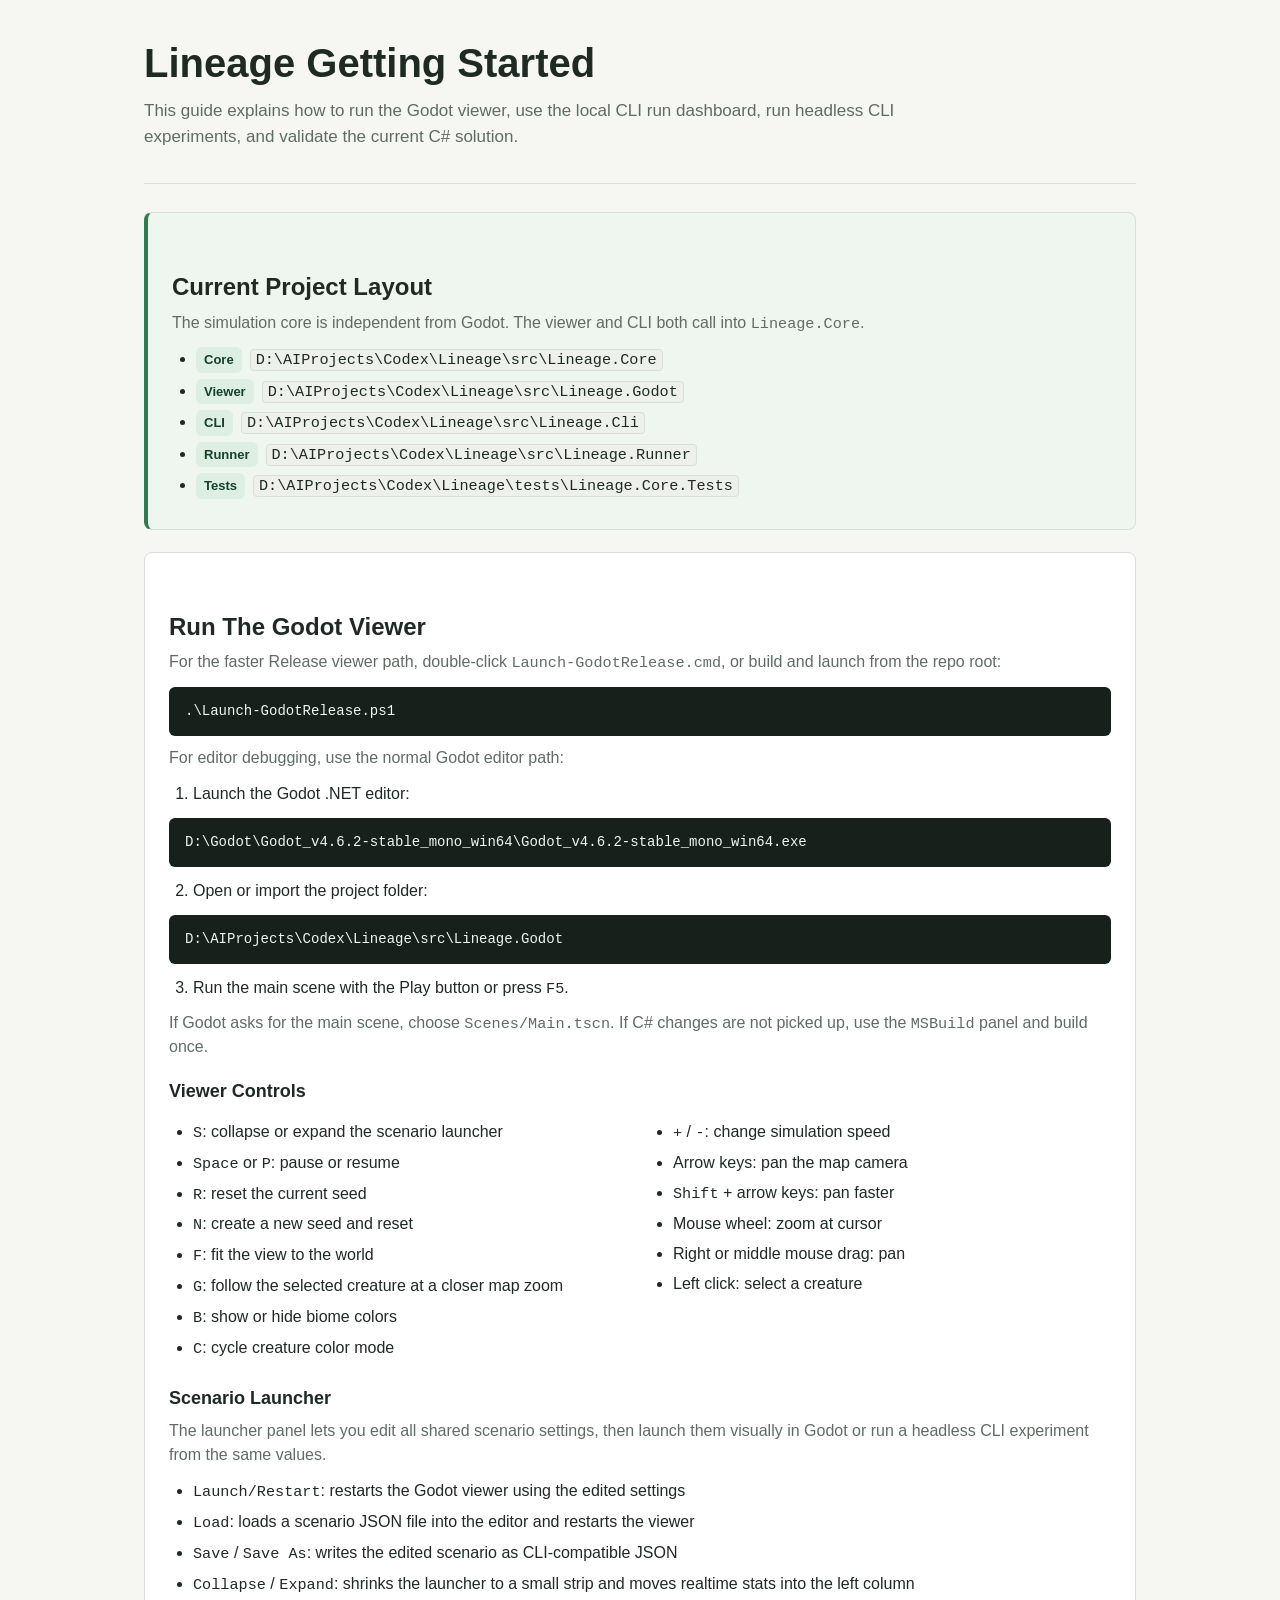
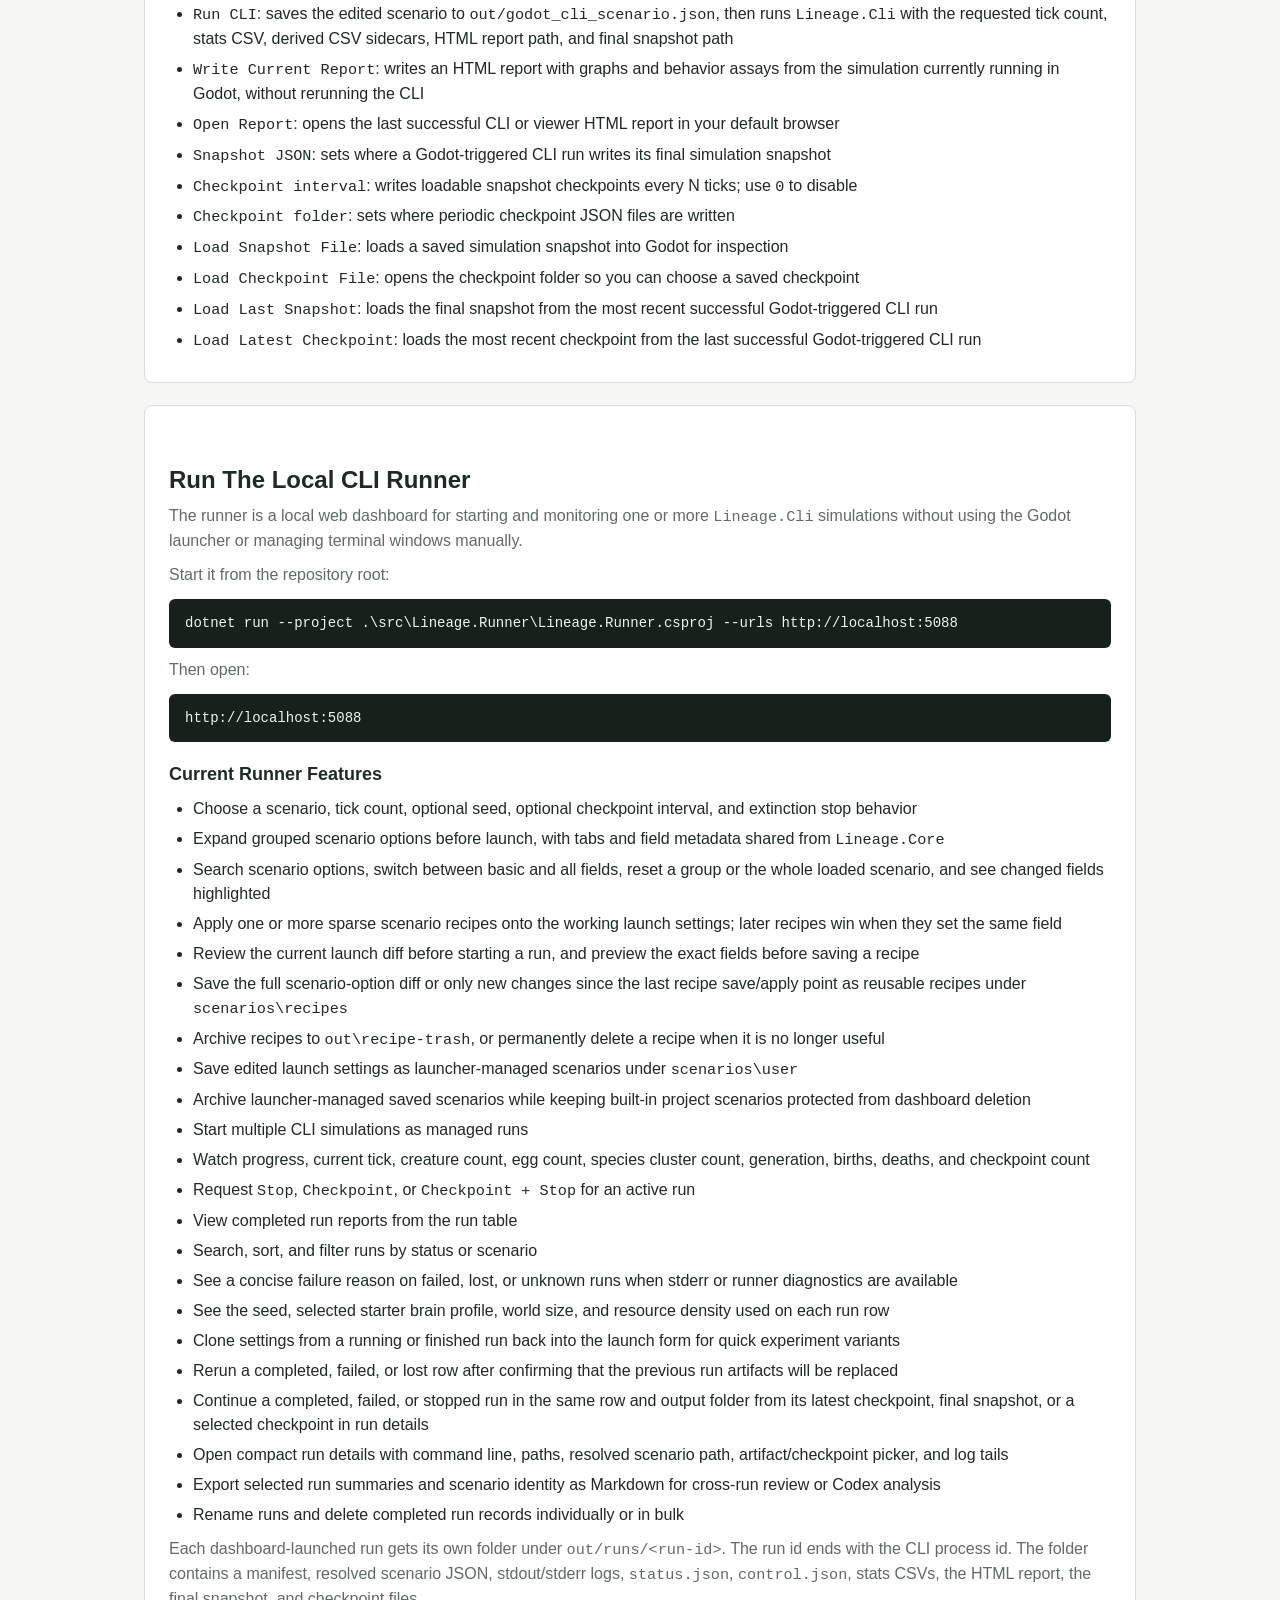
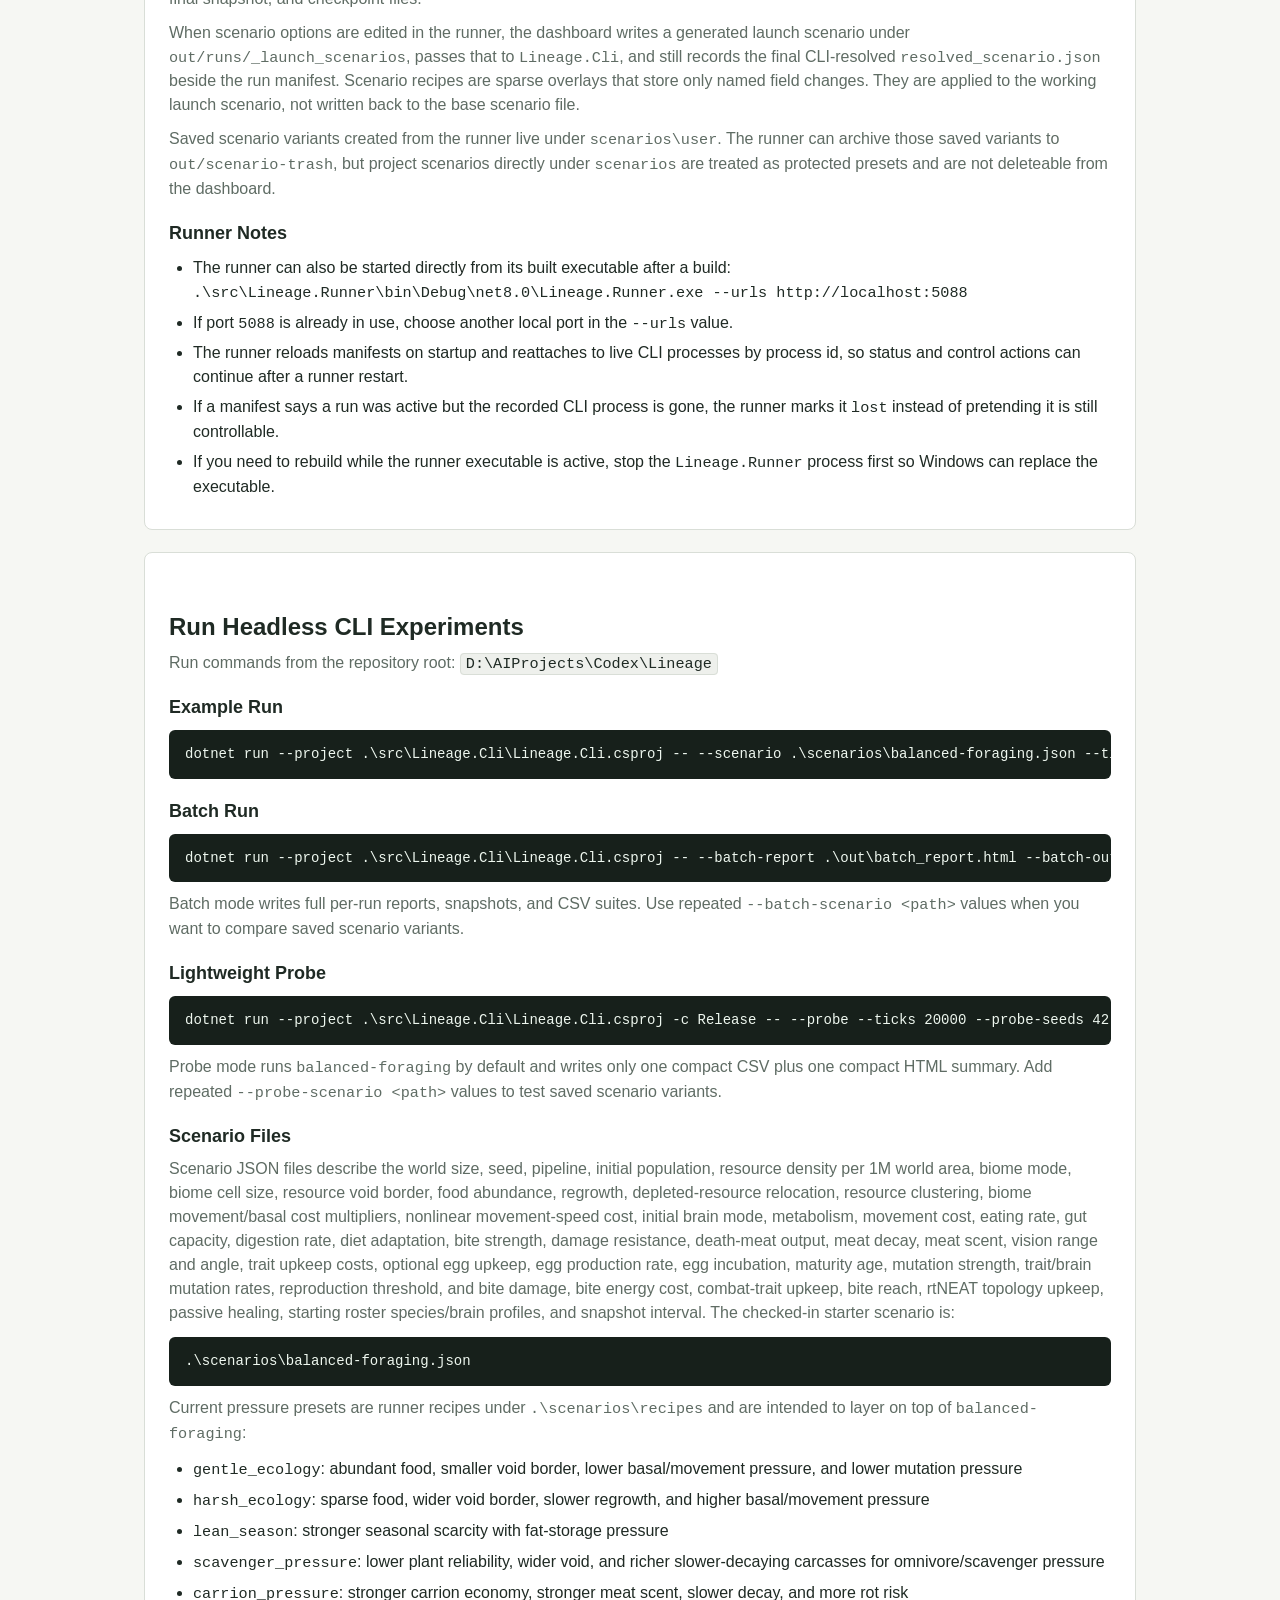
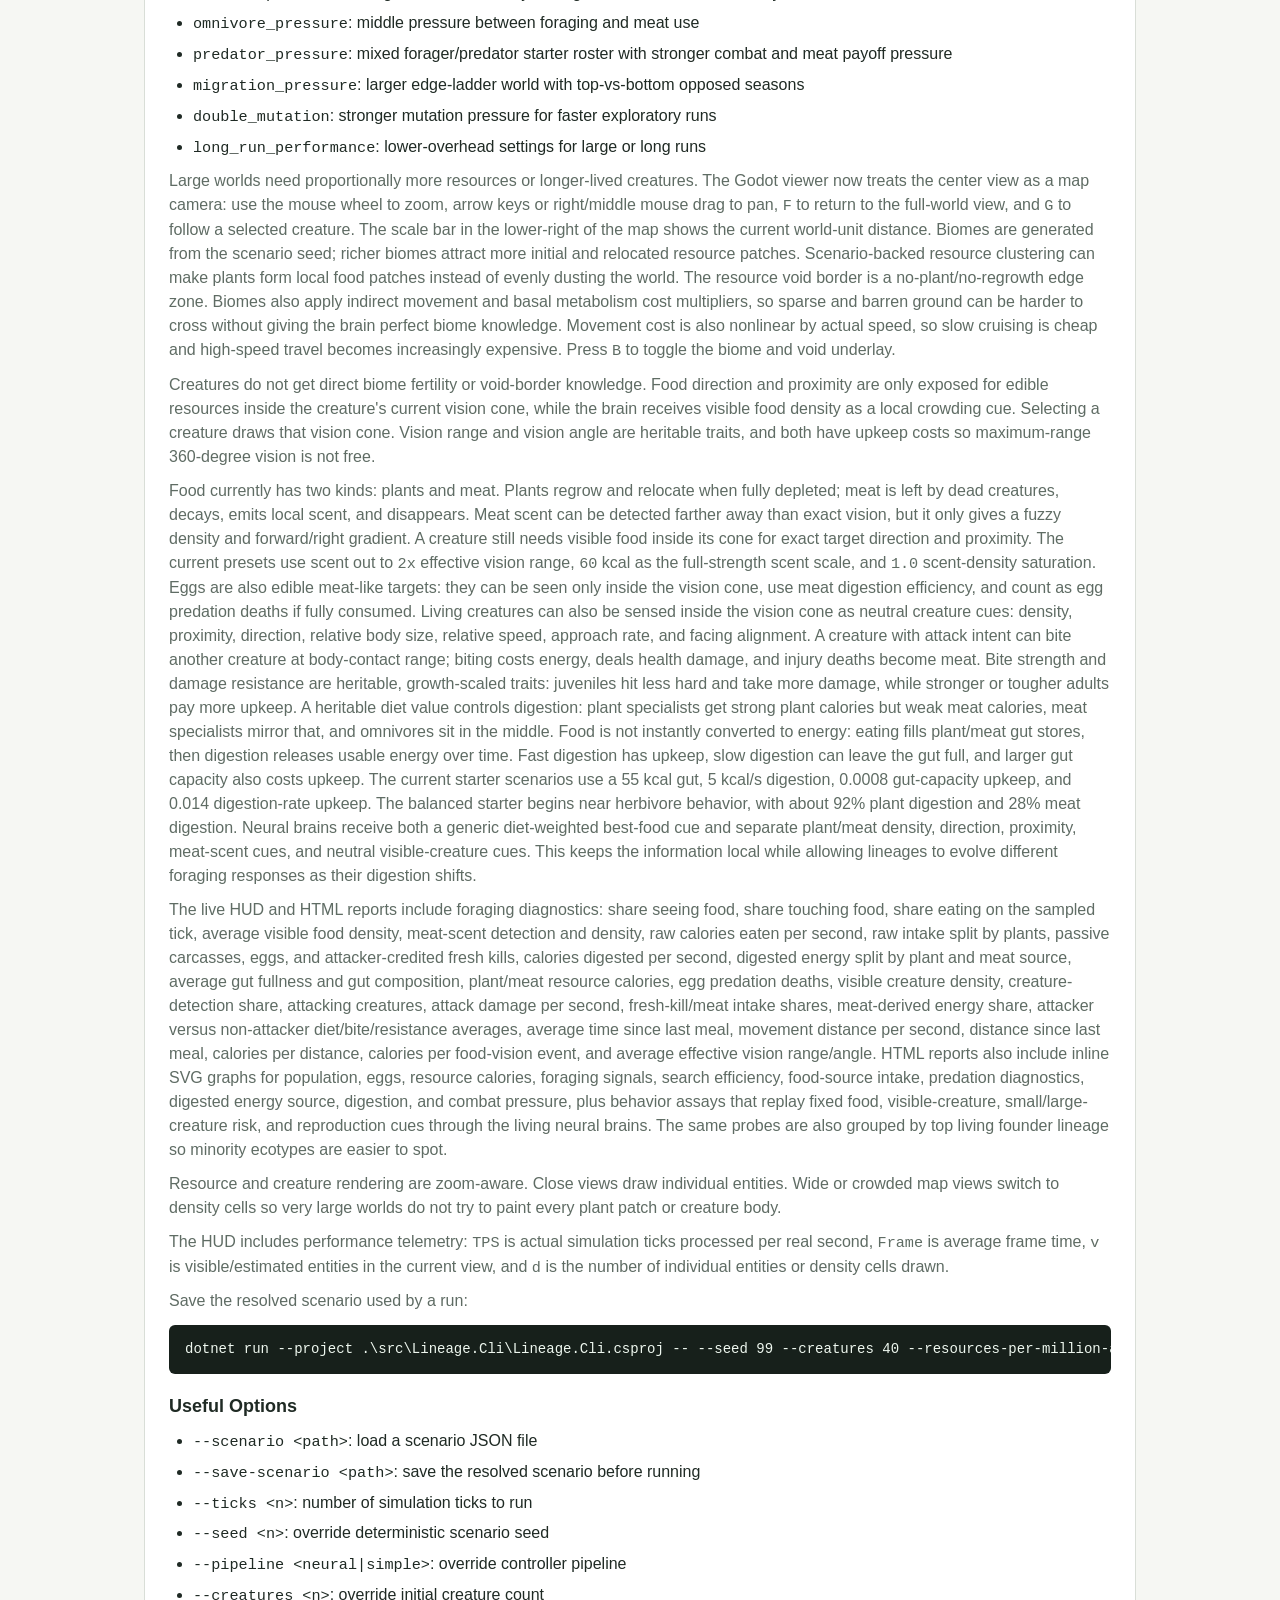
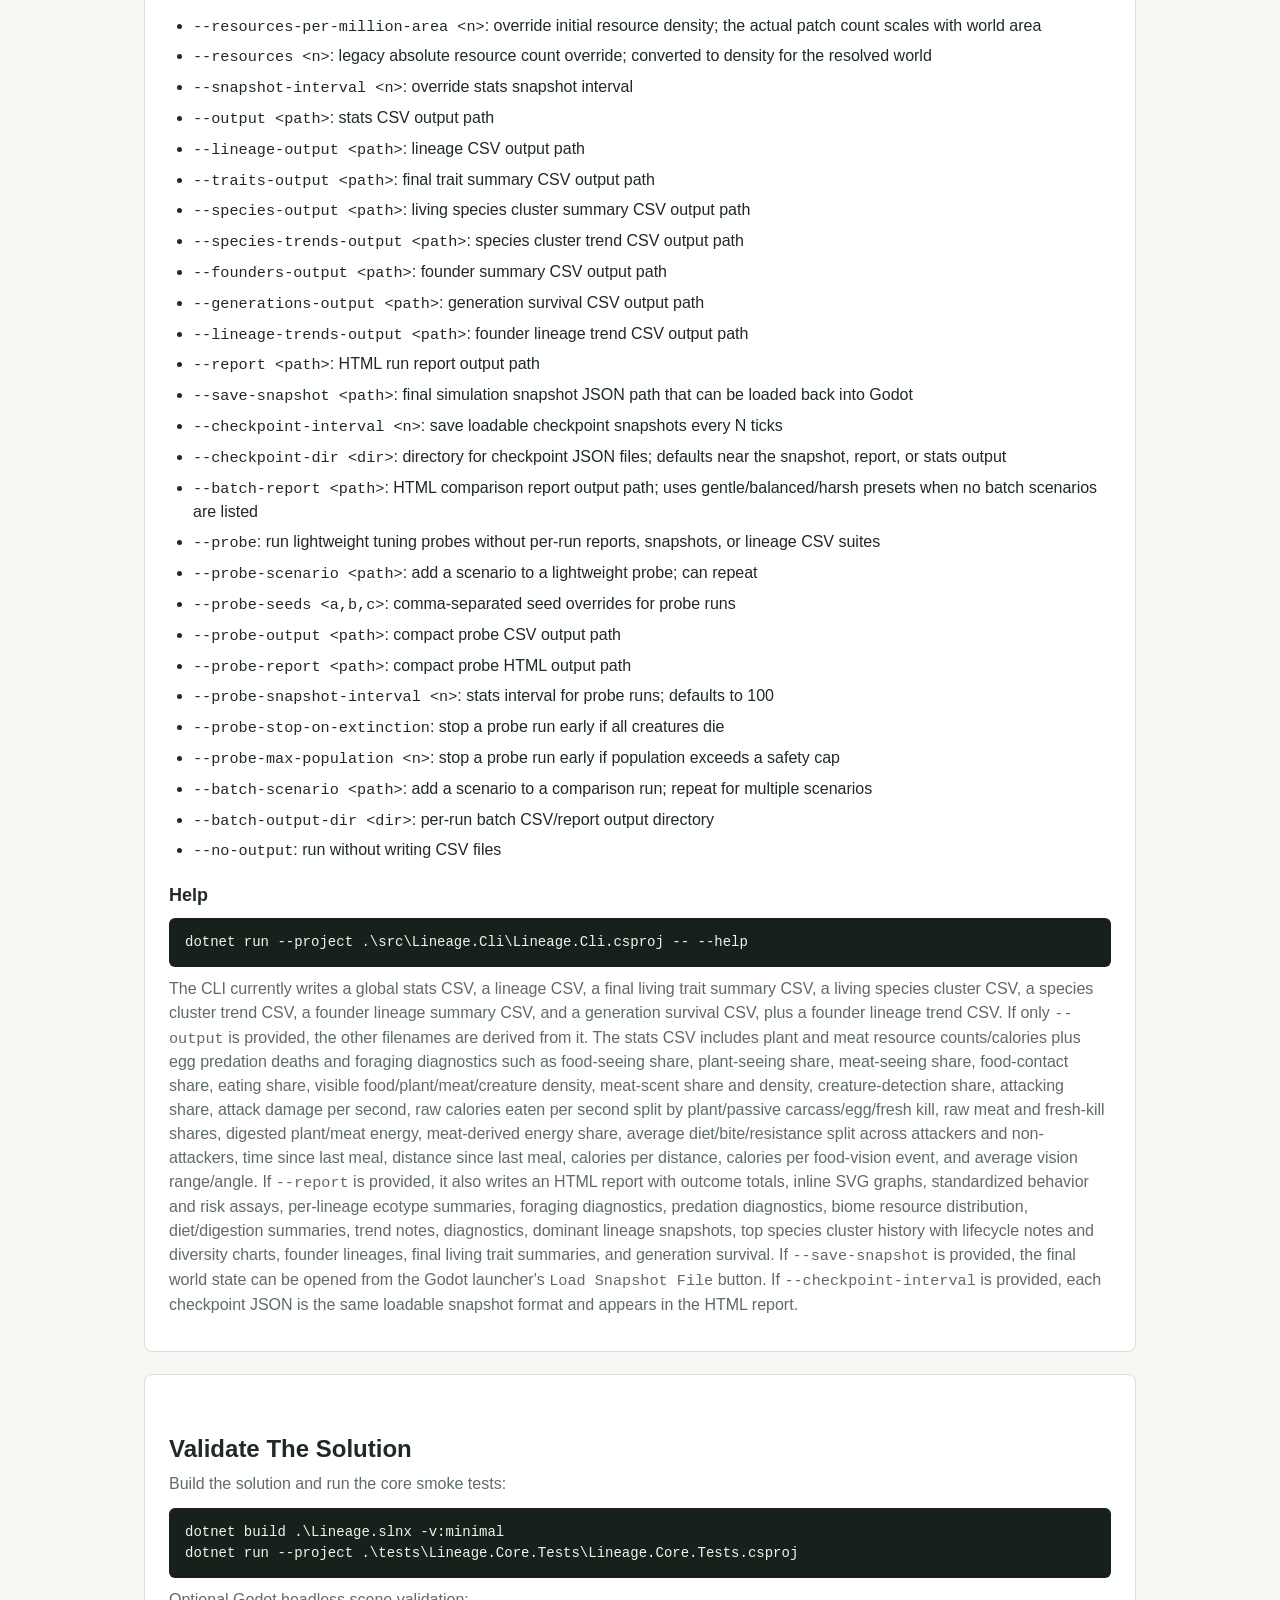
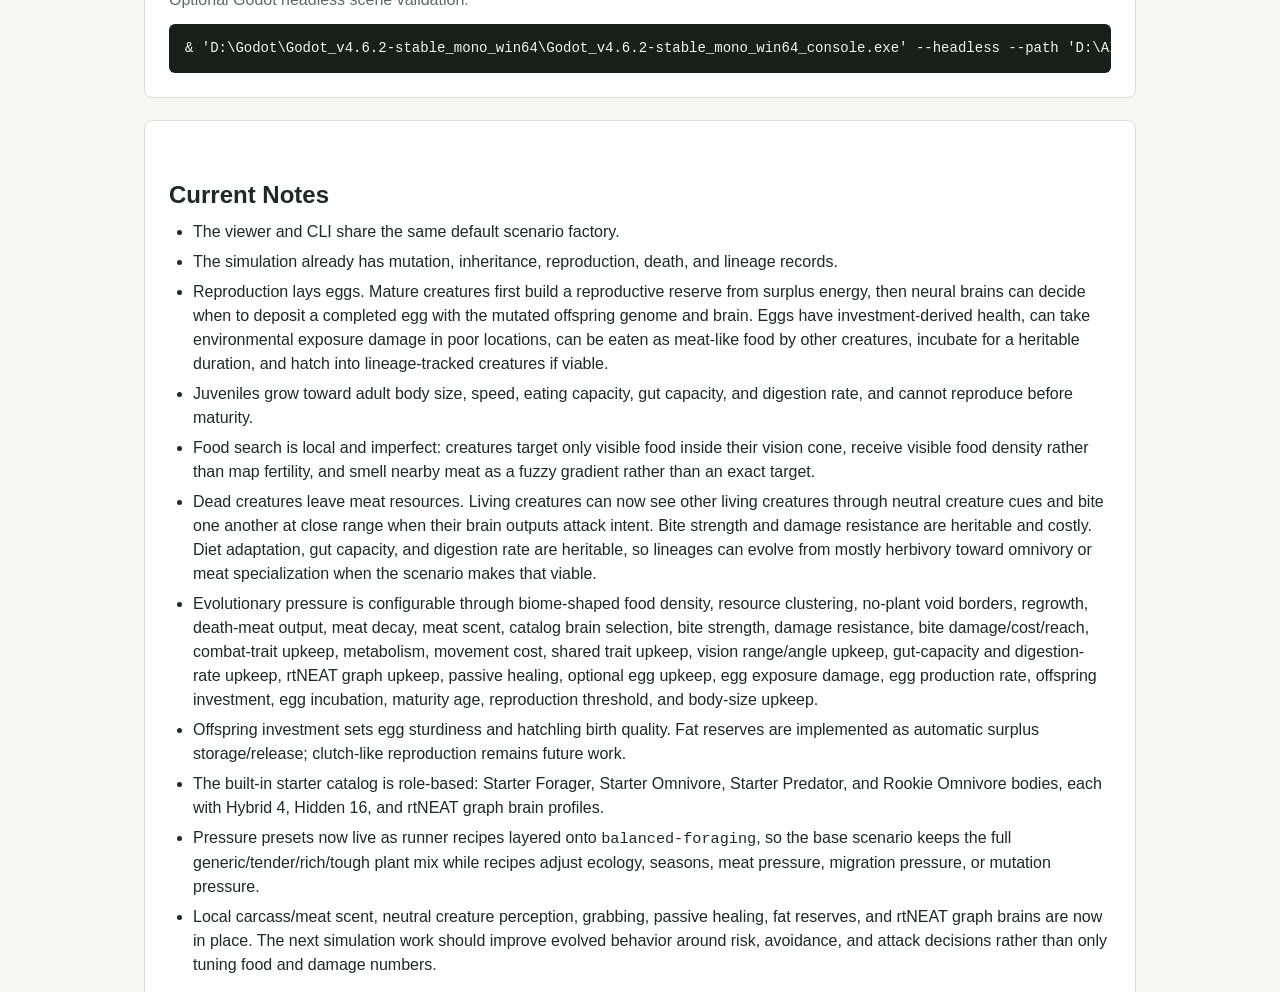
<file: GETTING_STARTED.html>
<!doctype html>
<html lang="en">
<head>
  <meta charset="utf-8">
  <meta name="viewport" content="width=device-width, initial-scale=1">
  <title>Lineage - Getting Started</title>
  <style>
    :root {
      color-scheme: light;
      --bg: #f6f7f3;
      --paper: #ffffff;
      --ink: #1f2a24;
      --muted: #5f6c64;
      --line: #d9ded7;
      --accent: #2f7d4f;
      --accent-ink: #17402a;
      --code-bg: #17201b;
      --code-ink: #eef7ef;
    }

    * {
      box-sizing: border-box;
    }

    body {
      margin: 0;
      background: var(--bg);
      color: var(--ink);
      font-family: "Segoe UI", Arial, sans-serif;
      line-height: 1.5;
    }

    main {
      max-width: 1040px;
      margin: 0 auto;
      padding: 40px 24px 64px;
    }

    header {
      margin-bottom: 28px;
      border-bottom: 1px solid var(--line);
      padding-bottom: 24px;
    }

    h1,
    h2,
    h3 {
      margin: 0;
      line-height: 1.15;
    }

    h1 {
      font-size: 40px;
      letter-spacing: 0;
    }

    h2 {
      margin-top: 36px;
      font-size: 24px;
    }

    h3 {
      margin-top: 22px;
      font-size: 18px;
    }

    p {
      margin: 10px 0;
      color: var(--muted);
    }

    a {
      color: var(--accent);
      font-weight: 600;
    }

    section {
      margin-top: 22px;
      padding: 24px;
      background: var(--paper);
      border: 1px solid var(--line);
      border-radius: 8px;
    }

    ul,
    ol {
      margin: 12px 0 0;
      padding-left: 24px;
    }

    li {
      margin: 6px 0;
    }

    code {
      font-family: Consolas, "Cascadia Mono", monospace;
      font-size: 0.95em;
    }

    pre {
      margin: 12px 0 0;
      padding: 14px 16px;
      overflow-x: auto;
      background: var(--code-bg);
      color: var(--code-ink);
      border-radius: 6px;
      line-height: 1.45;
    }

    pre code {
      color: inherit;
      font-size: 14px;
    }

    .summary {
      max-width: 760px;
      margin-top: 12px;
      font-size: 17px;
    }

    .grid {
      display: grid;
      grid-template-columns: repeat(2, minmax(0, 1fr));
      gap: 18px;
    }

    .callout {
      border-left: 4px solid var(--accent);
      background: #eef6ef;
    }

    .tag {
      display: inline-block;
      margin-right: 8px;
      padding: 3px 8px;
      color: var(--accent-ink);
      background: #dcefe2;
      border-radius: 6px;
      font-size: 13px;
      font-weight: 700;
    }

    .path {
      color: var(--ink);
      background: #eef0ec;
      border: 1px solid var(--line);
      border-radius: 4px;
      padding: 1px 5px;
    }

    @media (max-width: 760px) {
      main {
        padding: 28px 16px 48px;
      }

      h1 {
        font-size: 32px;
      }

      .grid {
        grid-template-columns: 1fr;
      }
    }
  </style>
</head>
<body>
  <main>
    <header>
      <h1>Lineage Getting Started</h1>
      <p class="summary">
        This guide explains how to run the Godot viewer, use the local CLI run dashboard,
        run headless CLI experiments, and validate the current C# solution.
      </p>
    </header>

    <section class="callout">
      <h2>Current Project Layout</h2>
      <p>
        The simulation core is independent from Godot. The viewer and CLI both call
        into <code>Lineage.Core</code>.
      </p>
      <ul>
        <li><span class="tag">Core</span><code class="path">D:\AIProjects\Codex\Lineage\src\Lineage.Core</code></li>
        <li><span class="tag">Viewer</span><code class="path">D:\AIProjects\Codex\Lineage\src\Lineage.Godot</code></li>
        <li><span class="tag">CLI</span><code class="path">D:\AIProjects\Codex\Lineage\src\Lineage.Cli</code></li>
        <li><span class="tag">Runner</span><code class="path">D:\AIProjects\Codex\Lineage\src\Lineage.Runner</code></li>
        <li><span class="tag">Tests</span><code class="path">D:\AIProjects\Codex\Lineage\tests\Lineage.Core.Tests</code></li>
      </ul>
    </section>

    <section>
      <h2>Run The Godot Viewer</h2>
      <p>For the faster Release viewer path, double-click <code>Launch-GodotRelease.cmd</code>, or build and launch from the repo root:</p>
      <pre><code>.\Launch-GodotRelease.ps1</code></pre>

      <p>For editor debugging, use the normal Godot editor path:</p>
      <ol>
        <li>Launch the Godot .NET editor:</li>
      </ol>
      <pre><code>D:\Godot\Godot_v4.6.2-stable_mono_win64\Godot_v4.6.2-stable_mono_win64.exe</code></pre>

      <ol start="2">
        <li>Open or import the project folder:</li>
      </ol>
      <pre><code>D:\AIProjects\Codex\Lineage\src\Lineage.Godot</code></pre>

      <ol start="3">
        <li>Run the main scene with the Play button or press <code>F5</code>.</li>
      </ol>

      <p>
        If Godot asks for the main scene, choose <code>Scenes/Main.tscn</code>.
        If C# changes are not picked up, use the <code>MSBuild</code> panel and build once.
      </p>

      <h3>Viewer Controls</h3>
      <div class="grid">
        <ul>
          <li><code>S</code>: collapse or expand the scenario launcher</li>
          <li><code>Space</code> or <code>P</code>: pause or resume</li>
          <li><code>R</code>: reset the current seed</li>
          <li><code>N</code>: create a new seed and reset</li>
          <li><code>F</code>: fit the view to the world</li>
          <li><code>G</code>: follow the selected creature at a closer map zoom</li>
          <li><code>B</code>: show or hide biome colors</li>
          <li><code>C</code>: cycle creature color mode</li>
        </ul>
        <ul>
          <li><code>+</code> / <code>-</code>: change simulation speed</li>
          <li>Arrow keys: pan the map camera</li>
          <li><code>Shift</code> + arrow keys: pan faster</li>
          <li>Mouse wheel: zoom at cursor</li>
          <li>Right or middle mouse drag: pan</li>
          <li>Left click: select a creature</li>
        </ul>
      </div>

      <h3>Scenario Launcher</h3>
      <p>
        The launcher panel lets you edit all shared scenario settings, then launch
        them visually in Godot or run a headless CLI experiment from the same values.
      </p>
      <ul>
        <li><code>Launch/Restart</code>: restarts the Godot viewer using the edited settings</li>
        <li><code>Load</code>: loads a scenario JSON file into the editor and restarts the viewer</li>
        <li><code>Save</code> / <code>Save As</code>: writes the edited scenario as CLI-compatible JSON</li>
        <li><code>Collapse</code> / <code>Expand</code>: shrinks the launcher to a small strip and moves realtime stats into the left column</li>
        <li><code>Run CLI</code>: saves the edited scenario to <code>out/godot_cli_scenario.json</code>, then runs <code>Lineage.Cli</code> with the requested tick count, stats CSV, derived CSV sidecars, HTML report path, and final snapshot path</li>
        <li><code>Write Current Report</code>: writes an HTML report with graphs and behavior assays from the simulation currently running in Godot, without rerunning the CLI</li>
        <li><code>Open Report</code>: opens the last successful CLI or viewer HTML report in your default browser</li>
        <li><code>Snapshot JSON</code>: sets where a Godot-triggered CLI run writes its final simulation snapshot</li>
        <li><code>Checkpoint interval</code>: writes loadable snapshot checkpoints every N ticks; use <code>0</code> to disable</li>
        <li><code>Checkpoint folder</code>: sets where periodic checkpoint JSON files are written</li>
        <li><code>Load Snapshot File</code>: loads a saved simulation snapshot into Godot for inspection</li>
        <li><code>Load Checkpoint File</code>: opens the checkpoint folder so you can choose a saved checkpoint</li>
        <li><code>Load Last Snapshot</code>: loads the final snapshot from the most recent successful Godot-triggered CLI run</li>
        <li><code>Load Latest Checkpoint</code>: loads the most recent checkpoint from the last successful Godot-triggered CLI run</li>
      </ul>
    </section>

    <section>
      <h2>Run The Local CLI Runner</h2>
      <p>
        The runner is a local web dashboard for starting and monitoring one or more
        <code>Lineage.Cli</code> simulations without using the Godot launcher or managing
        terminal windows manually.
      </p>
      <p>Start it from the repository root:</p>
      <pre><code>dotnet run --project .\src\Lineage.Runner\Lineage.Runner.csproj --urls http://localhost:5088</code></pre>
      <p>Then open:</p>
      <pre><code>http://localhost:5088</code></pre>

      <h3>Current Runner Features</h3>
      <ul>
        <li>Choose a scenario, tick count, optional seed, optional checkpoint interval, and extinction stop behavior</li>
        <li>Expand grouped scenario options before launch, with tabs and field metadata shared from <code>Lineage.Core</code></li>
        <li>Search scenario options, switch between basic and all fields, reset a group or the whole loaded scenario, and see changed fields highlighted</li>
        <li>Apply one or more sparse scenario recipes onto the working launch settings; later recipes win when they set the same field</li>
        <li>Review the current launch diff before starting a run, and preview the exact fields before saving a recipe</li>
        <li>Save the full scenario-option diff or only new changes since the last recipe save/apply point as reusable recipes under <code>scenarios\recipes</code></li>
        <li>Archive recipes to <code>out\recipe-trash</code>, or permanently delete a recipe when it is no longer useful</li>
        <li>Save edited launch settings as launcher-managed scenarios under <code>scenarios\user</code></li>
        <li>Archive launcher-managed saved scenarios while keeping built-in project scenarios protected from dashboard deletion</li>
        <li>Start multiple CLI simulations as managed runs</li>
        <li>Watch progress, current tick, creature count, egg count, species cluster count, generation, births, deaths, and checkpoint count</li>
        <li>Request <code>Stop</code>, <code>Checkpoint</code>, or <code>Checkpoint + Stop</code> for an active run</li>
        <li>View completed run reports from the run table</li>
        <li>Search, sort, and filter runs by status or scenario</li>
        <li>See a concise failure reason on failed, lost, or unknown runs when stderr or runner diagnostics are available</li>
        <li>See the seed, selected starter brain profile, world size, and resource density used on each run row</li>
        <li>Clone settings from a running or finished run back into the launch form for quick experiment variants</li>
        <li>Rerun a completed, failed, or lost row after confirming that the previous run artifacts will be replaced</li>
        <li>Continue a completed, failed, or stopped run in the same row and output folder from its latest checkpoint, final snapshot, or a selected checkpoint in run details</li>
        <li>Open compact run details with command line, paths, resolved scenario path, artifact/checkpoint picker, and log tails</li>
        <li>Export selected run summaries and scenario identity as Markdown for cross-run review or Codex analysis</li>
        <li>Rename runs and delete completed run records individually or in bulk</li>
      </ul>

      <p>
        Each dashboard-launched run gets its own folder under
        <code>out/runs/&lt;run-id&gt;</code>. The run id ends with the CLI process id. The folder contains
        a manifest, resolved scenario JSON, stdout/stderr logs, <code>status.json</code>, <code>control.json</code>,
        stats CSVs, the HTML report, the final snapshot, and checkpoint files.
      </p>
      <p>
        When scenario options are edited in the runner, the dashboard writes a generated launch scenario under
        <code>out/runs/_launch_scenarios</code>, passes that to <code>Lineage.Cli</code>, and still records
        the final CLI-resolved <code>resolved_scenario.json</code> beside the run manifest.
        Scenario recipes are sparse overlays that store only named field changes. They are applied to the
        working launch scenario, not written back to the base scenario file.
      </p>
      <p>
        Saved scenario variants created from the runner live under <code>scenarios\user</code>. The runner can
        archive those saved variants to <code>out/scenario-trash</code>, but project scenarios directly under
        <code>scenarios</code> are treated as protected presets and are not deleteable from the dashboard.
      </p>

      <h3>Runner Notes</h3>
      <ul>
        <li>The runner can also be started directly from its built executable after a build: <code>.\src\Lineage.Runner\bin\Debug\net8.0\Lineage.Runner.exe --urls http://localhost:5088</code></li>
        <li>If port <code>5088</code> is already in use, choose another local port in the <code>--urls</code> value.</li>
        <li>The runner reloads manifests on startup and reattaches to live CLI processes by process id, so status and control actions can continue after a runner restart.</li>
        <li>If a manifest says a run was active but the recorded CLI process is gone, the runner marks it <code>lost</code> instead of pretending it is still controllable.</li>
        <li>If you need to rebuild while the runner executable is active, stop the <code>Lineage.Runner</code> process first so Windows can replace the executable.</li>
      </ul>
    </section>

    <section>
      <h2>Run Headless CLI Experiments</h2>
      <p>
        Run commands from the repository root:
        <code class="path">D:\AIProjects\Codex\Lineage</code>
      </p>

      <h3>Example Run</h3>
      <pre><code>dotnet run --project .\src\Lineage.Cli\Lineage.Cli.csproj -- --scenario .\scenarios\balanced-foraging.json --ticks 20000 --seed 42 --output .\out\seed42_stats.csv --report .\out\seed42_report.html --save-snapshot .\out\seed42_snapshot.json --checkpoint-interval 5000 --checkpoint-dir .\out\seed42_checkpoints</code></pre>

      <h3>Batch Run</h3>
      <pre><code>dotnet run --project .\src\Lineage.Cli\Lineage.Cli.csproj -- --batch-report .\out\batch_report.html --batch-output-dir .\out\batch_run --ticks 20000 --seed 42</code></pre>
      <p>
        Batch mode writes full per-run reports, snapshots, and CSV suites. Use repeated
        <code>--batch-scenario &lt;path&gt;</code> values when you want to compare saved scenario variants.
      </p>

      <h3>Lightweight Probe</h3>
      <pre><code>dotnet run --project .\src\Lineage.Cli\Lineage.Cli.csproj -c Release -- --probe --ticks 20000 --probe-seeds 42,43,44 --probe-output .\out\probe_summary.csv --probe-report .\out\probe_summary.html --probe-stop-on-extinction --probe-max-population 5000</code></pre>
      <p>
        Probe mode runs <code>balanced-foraging</code> by default and writes only one compact CSV plus one compact
        HTML summary. Add repeated <code>--probe-scenario &lt;path&gt;</code> values to test saved scenario variants.
      </p>

      <h3>Scenario Files</h3>
      <p>
        Scenario JSON files describe the world size, seed, pipeline, initial
        population, resource density per 1M world area, biome mode, biome cell size, resource void border,
        food abundance, regrowth, depleted-resource relocation, resource clustering, biome movement/basal cost multipliers, nonlinear movement-speed cost, initial brain mode, metabolism, movement cost, eating rate,
        gut capacity, digestion rate, diet adaptation, bite strength, damage resistance, death-meat output, meat decay, meat scent, vision range and angle, trait upkeep costs, optional egg upkeep, egg production rate, egg incubation, maturity age, mutation strength, trait/brain mutation rates, reproduction threshold, and
        bite damage, bite energy cost, combat-trait upkeep, bite reach, rtNEAT topology upkeep, passive healing, starting roster species/brain profiles, and snapshot interval. The checked-in starter scenario is:
      </p>
      <pre><code>.\scenarios\balanced-foraging.json</code></pre>
      <p>Current pressure presets are runner recipes under <code>.\scenarios\recipes</code> and are intended to layer on top of <code>balanced-foraging</code>:</p>
      <ul>
        <li><code>gentle_ecology</code>: abundant food, smaller void border, lower basal/movement pressure, and lower mutation pressure</li>
        <li><code>harsh_ecology</code>: sparse food, wider void border, slower regrowth, and higher basal/movement pressure</li>
        <li><code>lean_season</code>: stronger seasonal scarcity with fat-storage pressure</li>
        <li><code>scavenger_pressure</code>: lower plant reliability, wider void, and richer slower-decaying carcasses for omnivore/scavenger pressure</li>
        <li><code>carrion_pressure</code>: stronger carrion economy, stronger meat scent, slower decay, and more rot risk</li>
        <li><code>omnivore_pressure</code>: middle pressure between foraging and meat use</li>
        <li><code>predator_pressure</code>: mixed forager/predator starter roster with stronger combat and meat payoff pressure</li>
        <li><code>migration_pressure</code>: larger edge-ladder world with top-vs-bottom opposed seasons</li>
        <li><code>double_mutation</code>: stronger mutation pressure for faster exploratory runs</li>
        <li><code>long_run_performance</code>: lower-overhead settings for large or long runs</li>
      </ul>

      <p>
        Large worlds need proportionally more resources or longer-lived creatures.
        The Godot viewer now treats the center view as a map camera: use the mouse
        wheel to zoom, arrow keys or right/middle mouse drag to pan, <code>F</code>
        to return to the full-world view, and <code>G</code> to follow a selected
        creature. The scale bar in the lower-right of the map shows the current
        world-unit distance. Biomes are generated from the scenario seed; richer
        biomes attract more initial and relocated resource patches. Scenario-backed
        resource clustering can make plants form local food patches instead of
        evenly dusting the world. The resource void border is a no-plant/no-regrowth
        edge zone. Biomes also apply indirect movement and basal metabolism cost
        multipliers, so sparse and barren ground can be harder to cross without
        giving the brain perfect biome knowledge. Movement cost is also nonlinear
        by actual speed, so slow cruising is cheap and high-speed travel becomes
        increasingly expensive. Press <code>B</code> to toggle the biome and void underlay.
      </p>
      <p>
        Creatures do not get direct biome fertility or void-border knowledge. Food
        direction and proximity are only exposed for edible resources inside the creature's
        current vision cone, while the brain receives visible food density as a
        local crowding cue. Selecting a creature draws that vision cone. Vision
        range and vision angle are heritable traits, and both have upkeep costs so
        maximum-range 360-degree vision is not free.
      </p>
      <p>
        Food currently has two kinds: plants and meat. Plants regrow and relocate
        when fully depleted; meat is left by dead creatures, decays, emits local
        scent, and disappears. Meat scent can be detected farther away than exact
        vision, but it only gives a fuzzy density and forward/right gradient. A
        creature still needs visible food inside its cone for exact target
        direction and proximity. The current presets use scent out to <code>2x</code>
        effective vision range, <code>60</code> kcal as the full-strength scent
        scale, and <code>1.0</code> scent-density saturation.
        Eggs are also edible meat-like targets: they can be seen only inside the
        vision cone, use meat digestion efficiency, and count as egg predation
        deaths if fully consumed.
        Living creatures can also be sensed inside the vision cone as neutral
        creature cues: density, proximity, direction, relative body size, relative
        speed, approach rate, and facing alignment. A creature with attack intent can bite another creature at body-contact range;
        biting costs energy, deals health damage, and injury deaths become meat.
        Bite strength and damage resistance are heritable, growth-scaled traits:
        juveniles hit less hard and take more damage, while stronger or tougher
        adults pay more upkeep.
        A heritable diet value controls digestion: plant specialists get strong
        plant calories but weak meat calories, meat specialists mirror that, and
        omnivores sit in the middle. Food is not instantly converted to energy:
        eating fills plant/meat gut stores, then digestion releases usable energy
        over time. Fast digestion has upkeep, slow digestion can leave the gut
        full, and larger gut capacity also costs upkeep. The current starter
        scenarios use a 55 kcal gut, 5 kcal/s digestion, 0.0008 gut-capacity
        upkeep, and 0.014 digestion-rate upkeep.
        The balanced starter begins near herbivore behavior, with about 92%
        plant digestion and 28% meat digestion.
        Neural brains receive both a generic diet-weighted best-food cue and
        separate plant/meat density, direction, proximity, meat-scent cues, and
        neutral visible-creature cues. This keeps the
        information local while allowing lineages to evolve different foraging
        responses as their digestion shifts.
      </p>
      <p>
        The live HUD and HTML reports include foraging diagnostics: share seeing
        food, share touching food, share eating on the sampled tick, average visible
        food density, meat-scent detection and density, raw calories eaten per second,
        raw intake split by plants, passive carcasses, eggs, and attacker-credited fresh kills, calories digested per second,
        digested energy split by plant and meat source,
        average gut fullness and gut composition, plant/meat resource calories,
        egg predation deaths, visible creature density, creature-detection share, attacking creatures, attack
        damage per second, fresh-kill/meat intake shares, meat-derived energy share,
        attacker versus non-attacker diet/bite/resistance averages, average time since
        last meal, movement distance per second, distance since last meal, calories per distance,
        calories per food-vision event, and average effective vision range/angle. HTML reports also include inline SVG graphs for population,
        eggs, resource calories, foraging signals, search efficiency, food-source intake, predation diagnostics, digested energy source, digestion, and combat pressure, plus behavior
        assays that replay fixed food, visible-creature, small/large-creature risk, and reproduction cues through the living
        neural brains. The same probes are also grouped by top living founder lineage so minority ecotypes are easier to spot.
      </p>
      <p>
        Resource and creature rendering are zoom-aware. Close views draw individual
        entities. Wide or crowded map views switch to density cells so very large
        worlds do not try to paint every plant patch or creature body.
      </p>
      <p>
        The HUD includes performance telemetry: <code>TPS</code> is actual simulation
        ticks processed per real second, <code>Frame</code> is average frame time,
        <code>v</code> is visible/estimated entities in the current view, and
        <code>d</code> is the number of individual entities or density cells drawn.
      </p>

      <p>Save the resolved scenario used by a run:</p>
      <pre><code>dotnet run --project .\src\Lineage.Cli\Lineage.Cli.csproj -- --seed 99 --creatures 40 --resources-per-million-area 80 --save-scenario .\out\scenario_99.json --no-output</code></pre>

      <h3>Useful Options</h3>
      <ul>
        <li><code>--scenario &lt;path&gt;</code>: load a scenario JSON file</li>
        <li><code>--save-scenario &lt;path&gt;</code>: save the resolved scenario before running</li>
        <li><code>--ticks &lt;n&gt;</code>: number of simulation ticks to run</li>
        <li><code>--seed &lt;n&gt;</code>: override deterministic scenario seed</li>
        <li><code>--pipeline &lt;neural|simple&gt;</code>: override controller pipeline</li>
        <li><code>--creatures &lt;n&gt;</code>: override initial creature count</li>
        <li><code>--resources-per-million-area &lt;n&gt;</code>: override initial resource density; the actual patch count scales with world area</li>
        <li><code>--resources &lt;n&gt;</code>: legacy absolute resource count override; converted to density for the resolved world</li>
        <li><code>--snapshot-interval &lt;n&gt;</code>: override stats snapshot interval</li>
        <li><code>--output &lt;path&gt;</code>: stats CSV output path</li>
        <li><code>--lineage-output &lt;path&gt;</code>: lineage CSV output path</li>
        <li><code>--traits-output &lt;path&gt;</code>: final trait summary CSV output path</li>
        <li><code>--species-output &lt;path&gt;</code>: living species cluster summary CSV output path</li>
        <li><code>--species-trends-output &lt;path&gt;</code>: species cluster trend CSV output path</li>
        <li><code>--founders-output &lt;path&gt;</code>: founder summary CSV output path</li>
        <li><code>--generations-output &lt;path&gt;</code>: generation survival CSV output path</li>
        <li><code>--lineage-trends-output &lt;path&gt;</code>: founder lineage trend CSV output path</li>
        <li><code>--report &lt;path&gt;</code>: HTML run report output path</li>
        <li><code>--save-snapshot &lt;path&gt;</code>: final simulation snapshot JSON path that can be loaded back into Godot</li>
        <li><code>--checkpoint-interval &lt;n&gt;</code>: save loadable checkpoint snapshots every N ticks</li>
        <li><code>--checkpoint-dir &lt;dir&gt;</code>: directory for checkpoint JSON files; defaults near the snapshot, report, or stats output</li>
        <li><code>--batch-report &lt;path&gt;</code>: HTML comparison report output path; uses gentle/balanced/harsh presets when no batch scenarios are listed</li>
        <li><code>--probe</code>: run lightweight tuning probes without per-run reports, snapshots, or lineage CSV suites</li>
        <li><code>--probe-scenario &lt;path&gt;</code>: add a scenario to a lightweight probe; can repeat</li>
        <li><code>--probe-seeds &lt;a,b,c&gt;</code>: comma-separated seed overrides for probe runs</li>
        <li><code>--probe-output &lt;path&gt;</code>: compact probe CSV output path</li>
        <li><code>--probe-report &lt;path&gt;</code>: compact probe HTML output path</li>
        <li><code>--probe-snapshot-interval &lt;n&gt;</code>: stats interval for probe runs; defaults to 100</li>
        <li><code>--probe-stop-on-extinction</code>: stop a probe run early if all creatures die</li>
        <li><code>--probe-max-population &lt;n&gt;</code>: stop a probe run early if population exceeds a safety cap</li>
        <li><code>--batch-scenario &lt;path&gt;</code>: add a scenario to a comparison run; repeat for multiple scenarios</li>
        <li><code>--batch-output-dir &lt;dir&gt;</code>: per-run batch CSV/report output directory</li>
        <li><code>--no-output</code>: run without writing CSV files</li>
      </ul>

      <h3>Help</h3>
      <pre><code>dotnet run --project .\src\Lineage.Cli\Lineage.Cli.csproj -- --help</code></pre>

      <p>
        The CLI currently writes a global stats CSV, a lineage CSV, a final living
        trait summary CSV, a living species cluster CSV, a species cluster trend CSV, a founder lineage summary CSV, and a generation survival
        CSV, plus a founder lineage trend CSV. If only
        <code>--output</code> is provided, the other filenames are derived from it.
        The stats CSV includes plant and meat resource counts/calories plus egg predation deaths and foraging diagnostics such as food-seeing share,
        plant-seeing share, meat-seeing share, food-contact share, eating share,
        visible food/plant/meat/creature density, meat-scent share and density, creature-detection share,
        attacking share, attack damage per
        second, raw calories eaten per second split by plant/passive carcass/egg/fresh kill, raw meat and fresh-kill shares, digested plant/meat energy, meat-derived energy share,
        average diet/bite/resistance split across attackers and non-attackers,
        time since last meal, distance since last meal, calories per distance, calories per food-vision event, and average vision
        range/angle.
        If <code>--report</code> is provided, it also writes an HTML report with
        outcome totals, inline SVG graphs, standardized behavior and risk assays, per-lineage ecotype summaries, foraging diagnostics, predation diagnostics, biome resource distribution, diet/digestion summaries, trend notes, diagnostics, dominant lineage snapshots, top
        species cluster history with lifecycle notes and diversity charts, founder lineages, final living trait summaries, and generation survival.
        If <code>--save-snapshot</code> is provided, the final world state can be
        opened from the Godot launcher's <code>Load Snapshot File</code> button.
        If <code>--checkpoint-interval</code> is provided, each checkpoint JSON is
        the same loadable snapshot format and appears in the HTML report.
      </p>
    </section>

    <section>
      <h2>Validate The Solution</h2>
      <p>Build the solution and run the core smoke tests:</p>
      <pre><code>dotnet build .\Lineage.slnx -v:minimal
dotnet run --project .\tests\Lineage.Core.Tests\Lineage.Core.Tests.csproj</code></pre>

      <p>Optional Godot headless scene validation:</p>
      <pre><code>&amp; 'D:\Godot\Godot_v4.6.2-stable_mono_win64\Godot_v4.6.2-stable_mono_win64_console.exe' --headless --path 'D:\AIProjects\Codex\Lineage\src\Lineage.Godot' --quit-after 1</code></pre>
    </section>

    <section>
      <h2>Current Notes</h2>
      <ul>
        <li>The viewer and CLI share the same default scenario factory.</li>
        <li>The simulation already has mutation, inheritance, reproduction, death, and lineage records.</li>
        <li>Reproduction lays eggs. Mature creatures first build a reproductive reserve from surplus energy, then neural brains can decide when to deposit a completed egg with the mutated offspring genome and brain. Eggs have investment-derived health, can take environmental exposure damage in poor locations, can be eaten as meat-like food by other creatures, incubate for a heritable duration, and hatch into lineage-tracked creatures if viable.</li>
        <li>Juveniles grow toward adult body size, speed, eating capacity, gut capacity, and digestion rate, and cannot reproduce before maturity.</li>
        <li>Food search is local and imperfect: creatures target only visible food inside their vision cone, receive visible food density rather than map fertility, and smell nearby meat as a fuzzy gradient rather than an exact target.</li>
        <li>Dead creatures leave meat resources. Living creatures can now see other living creatures through neutral creature cues and bite one another at close range when their brain outputs attack intent. Bite strength and damage resistance are heritable and costly. Diet adaptation, gut capacity, and digestion rate are heritable, so lineages can evolve from mostly herbivory toward omnivory or meat specialization when the scenario makes that viable.</li>
        <li>Evolutionary pressure is configurable through biome-shaped food density, resource clustering, no-plant void borders, regrowth, death-meat output, meat decay, meat scent, catalog brain selection, bite strength, damage resistance, bite damage/cost/reach, combat-trait upkeep, metabolism, movement cost, shared trait upkeep, vision range/angle upkeep, gut-capacity and digestion-rate upkeep, rtNEAT graph upkeep, passive healing, optional egg upkeep, egg exposure damage, egg production rate, offspring investment, egg incubation, maturity age, reproduction threshold, and body-size upkeep.</li>
        <li>Offspring investment sets egg sturdiness and hatchling birth quality. Fat reserves are implemented as automatic surplus storage/release; clutch-like reproduction remains future work.</li>
        <li>The built-in starter catalog is role-based: Starter Forager, Starter Omnivore, Starter Predator, and Rookie Omnivore bodies, each with Hybrid 4, Hidden 16, and rtNEAT graph brain profiles.</li>
        <li>Pressure presets now live as runner recipes layered onto <code>balanced-foraging</code>, so the base scenario keeps the full generic/tender/rich/tough plant mix while recipes adjust ecology, seasons, meat pressure, migration pressure, or mutation pressure.</li>
        <li>Local carcass/meat scent, neutral creature perception, grabbing, passive healing, fat reserves, and rtNEAT graph brains are now in place. The next simulation work should improve evolved behavior around risk, avoidance, and attack decisions rather than only tuning food and damage numbers.</li>
      </ul>
    </section>
  </main>
</body>
</html>
</file>
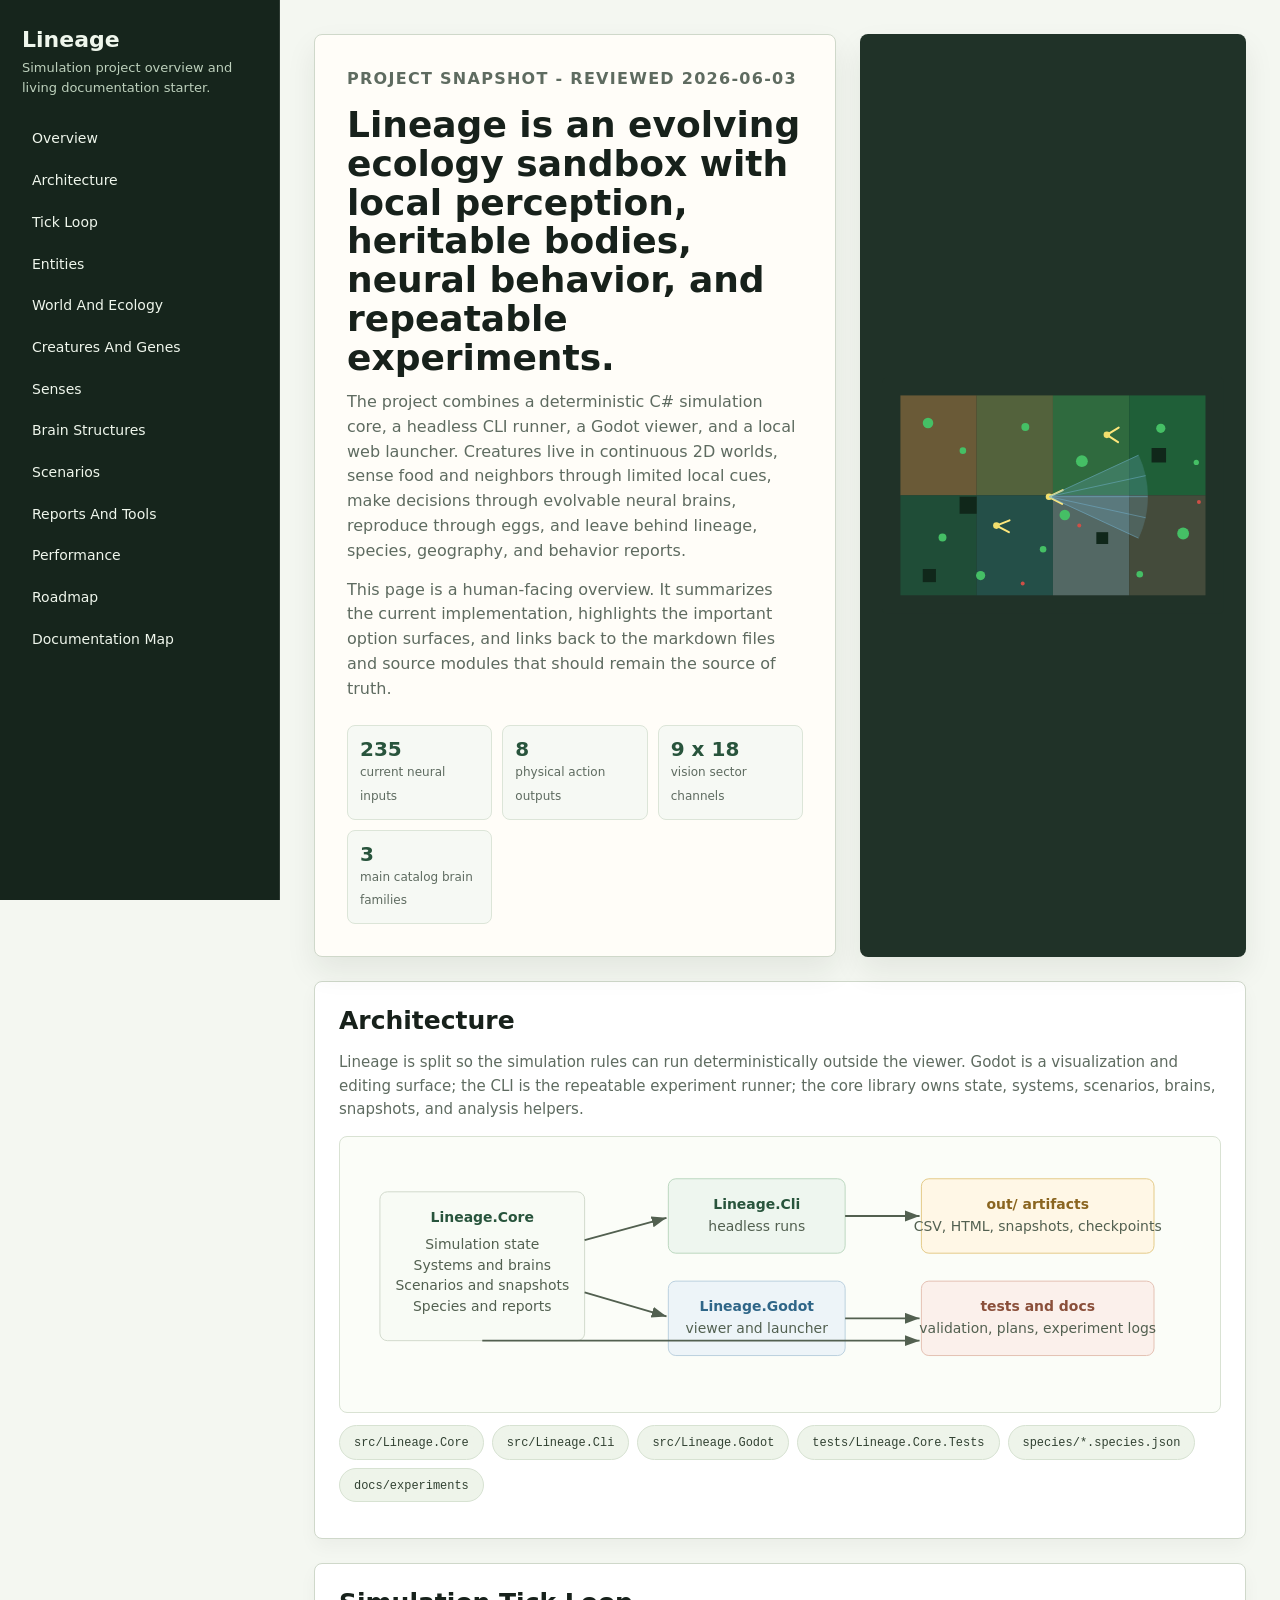
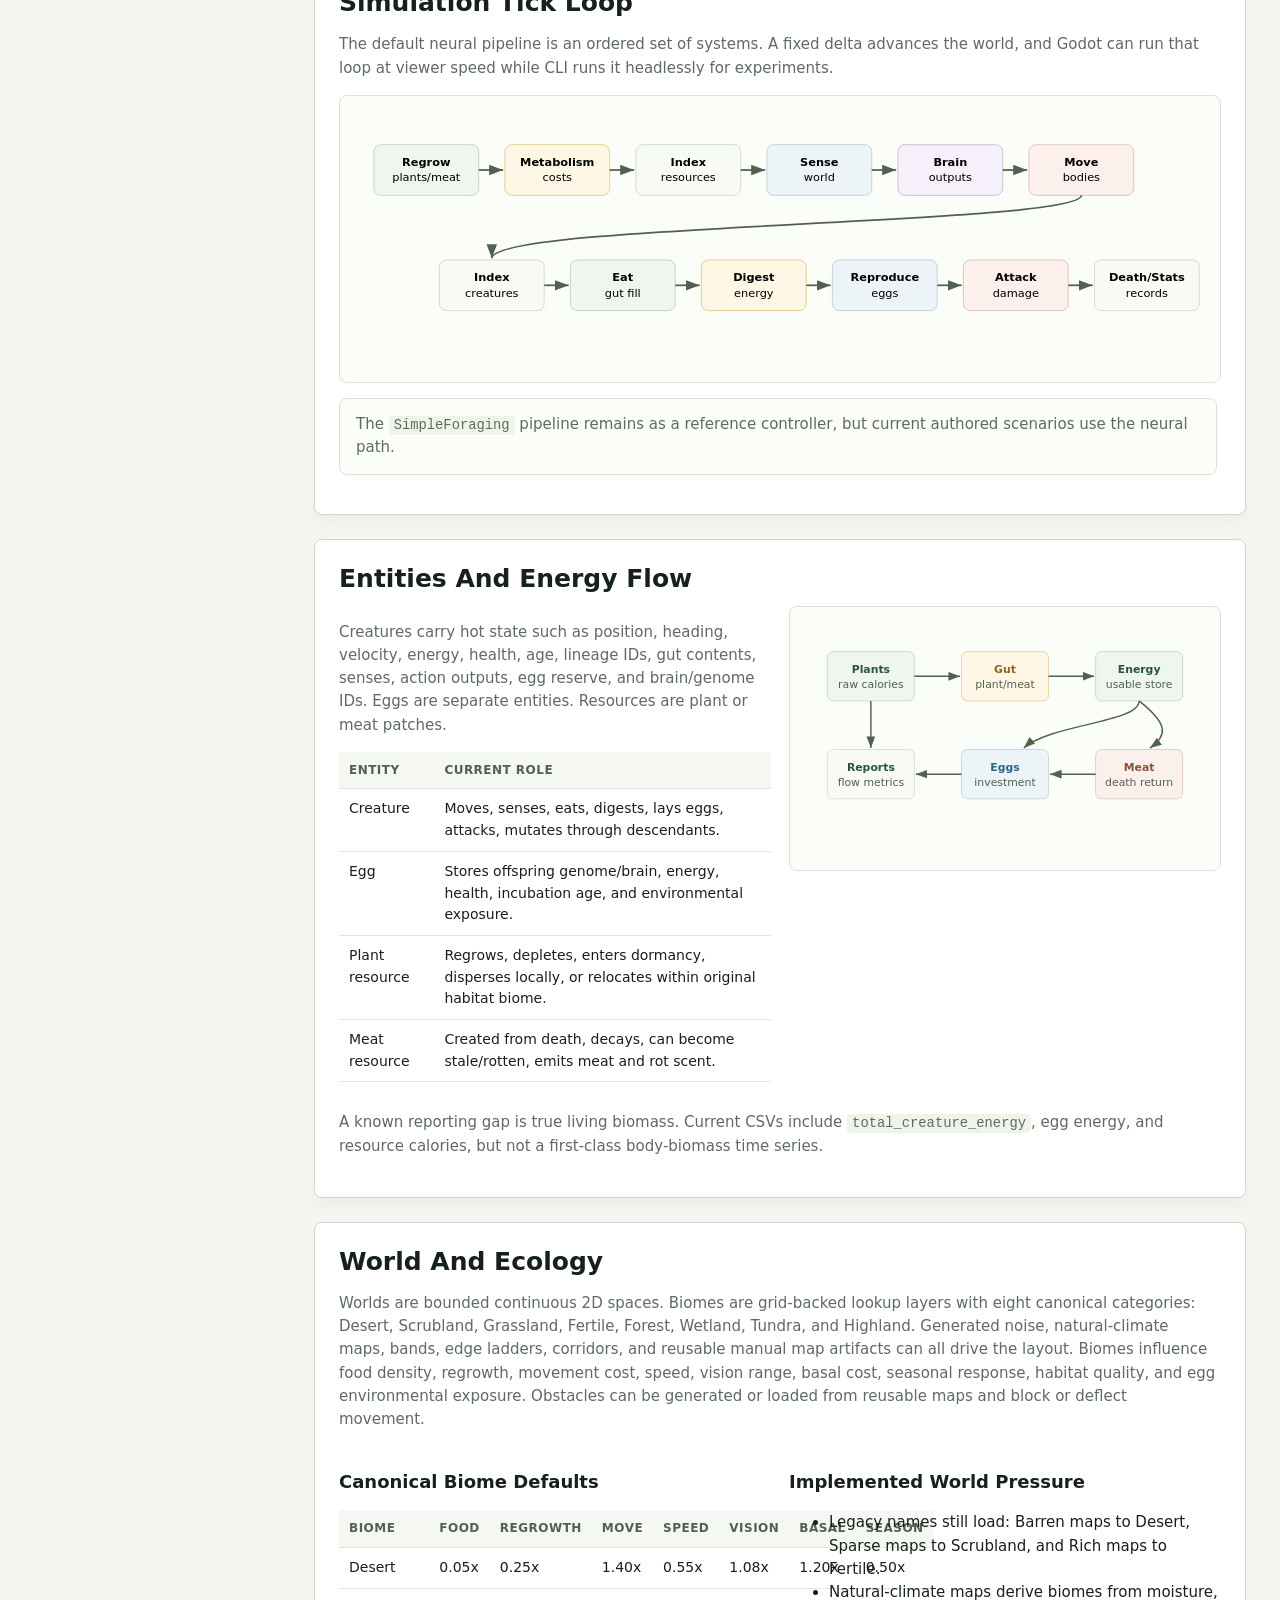
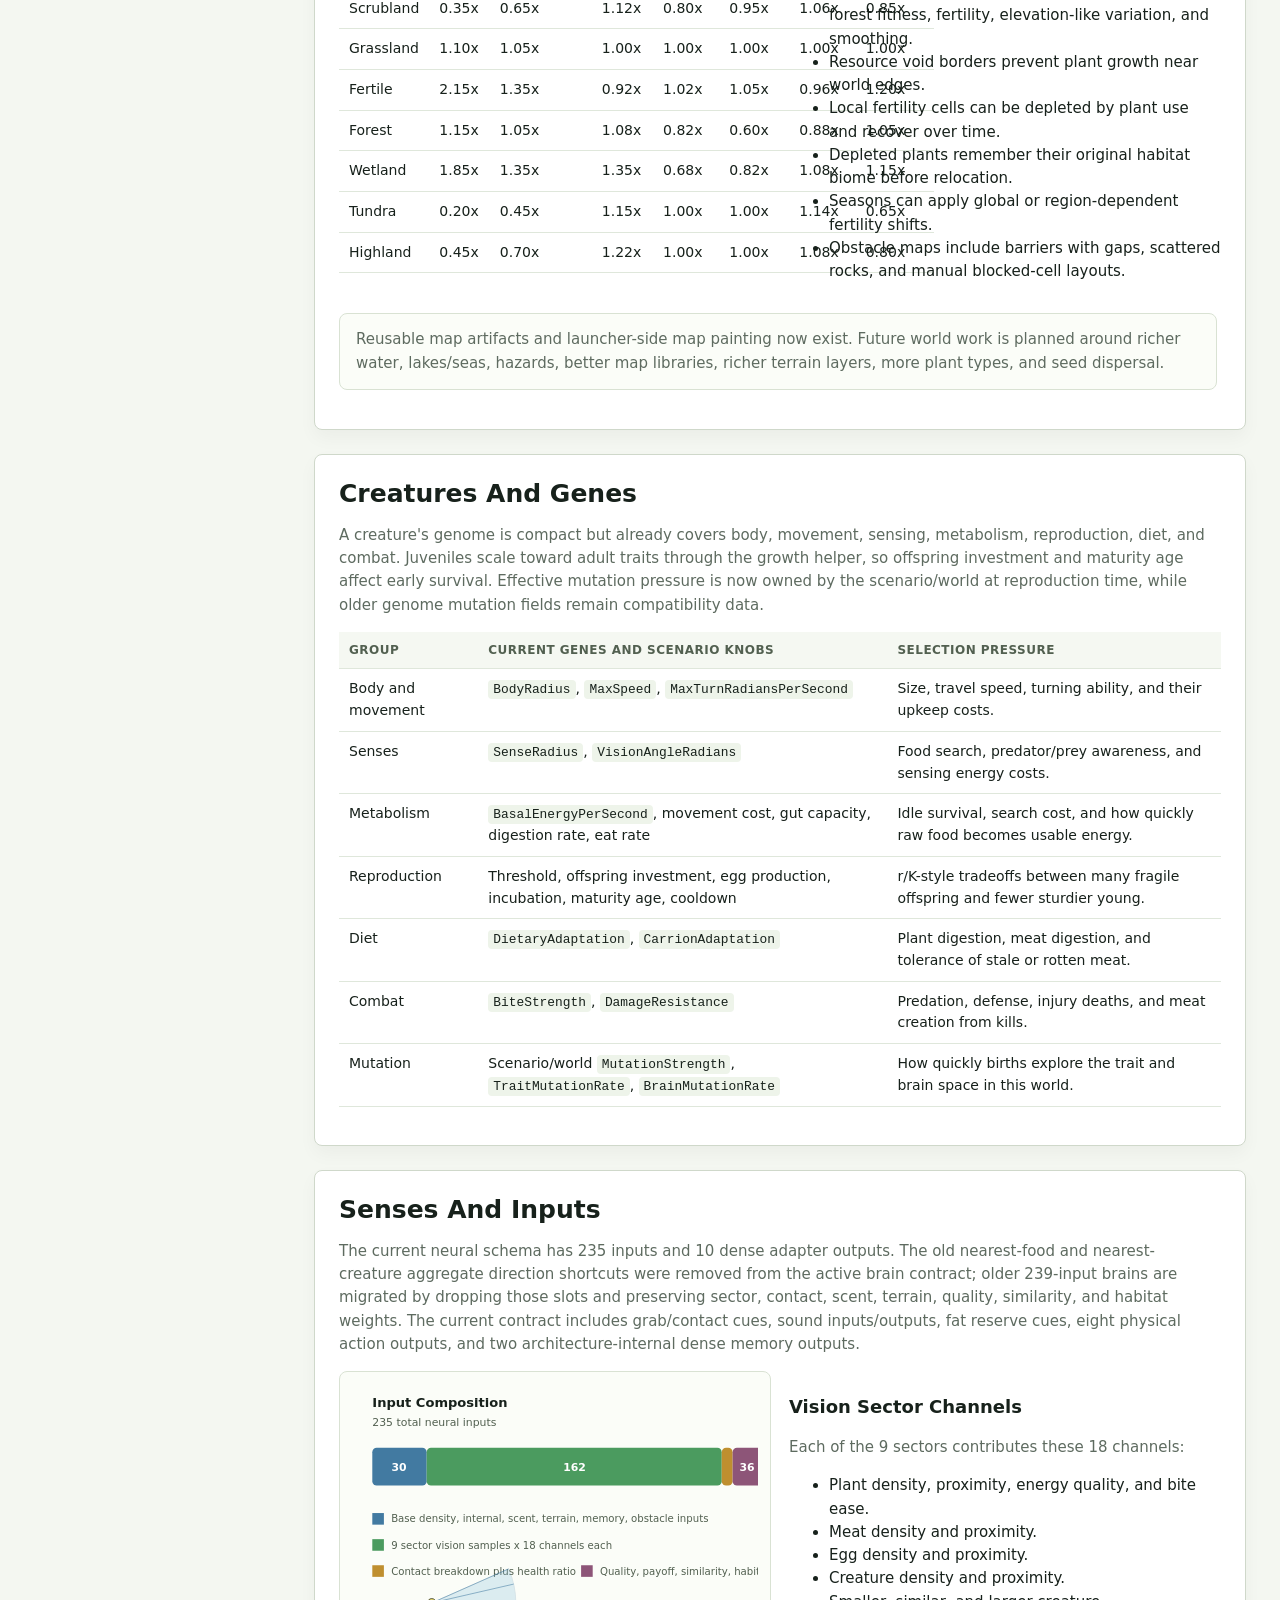
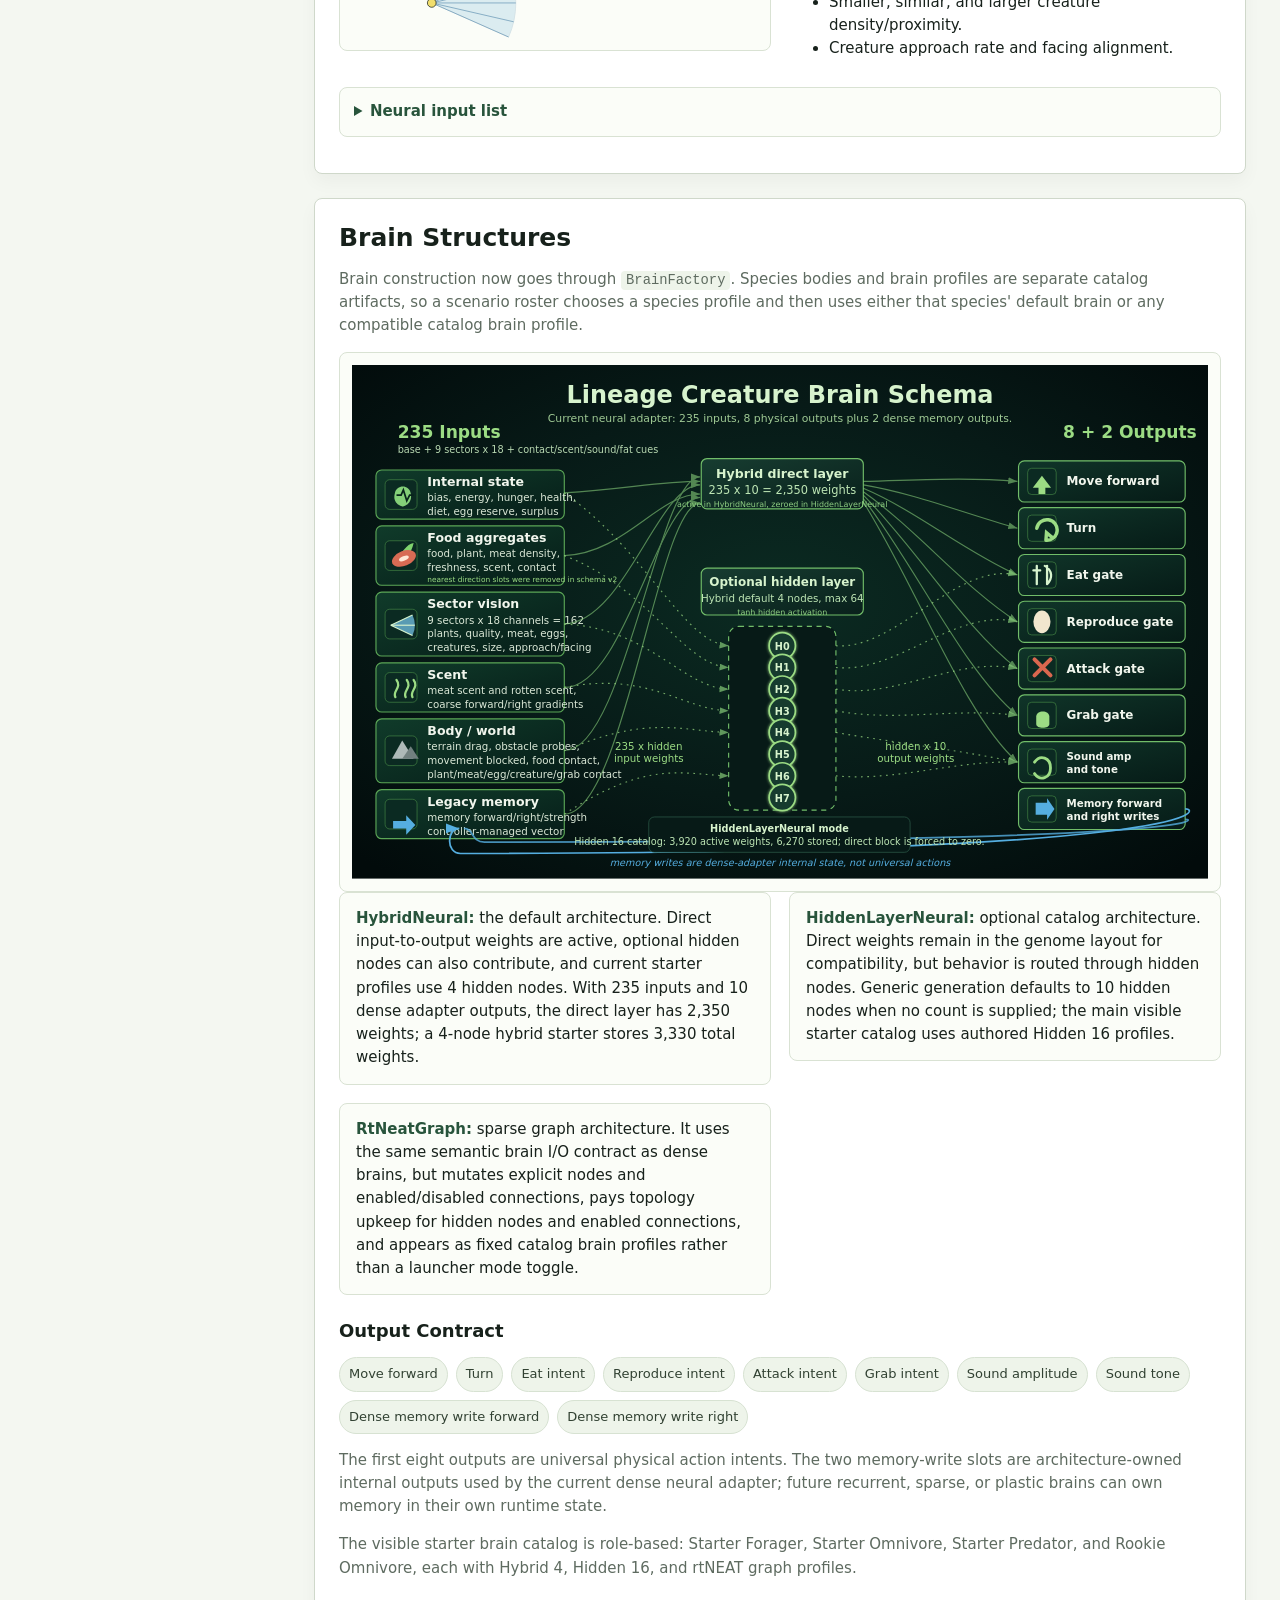
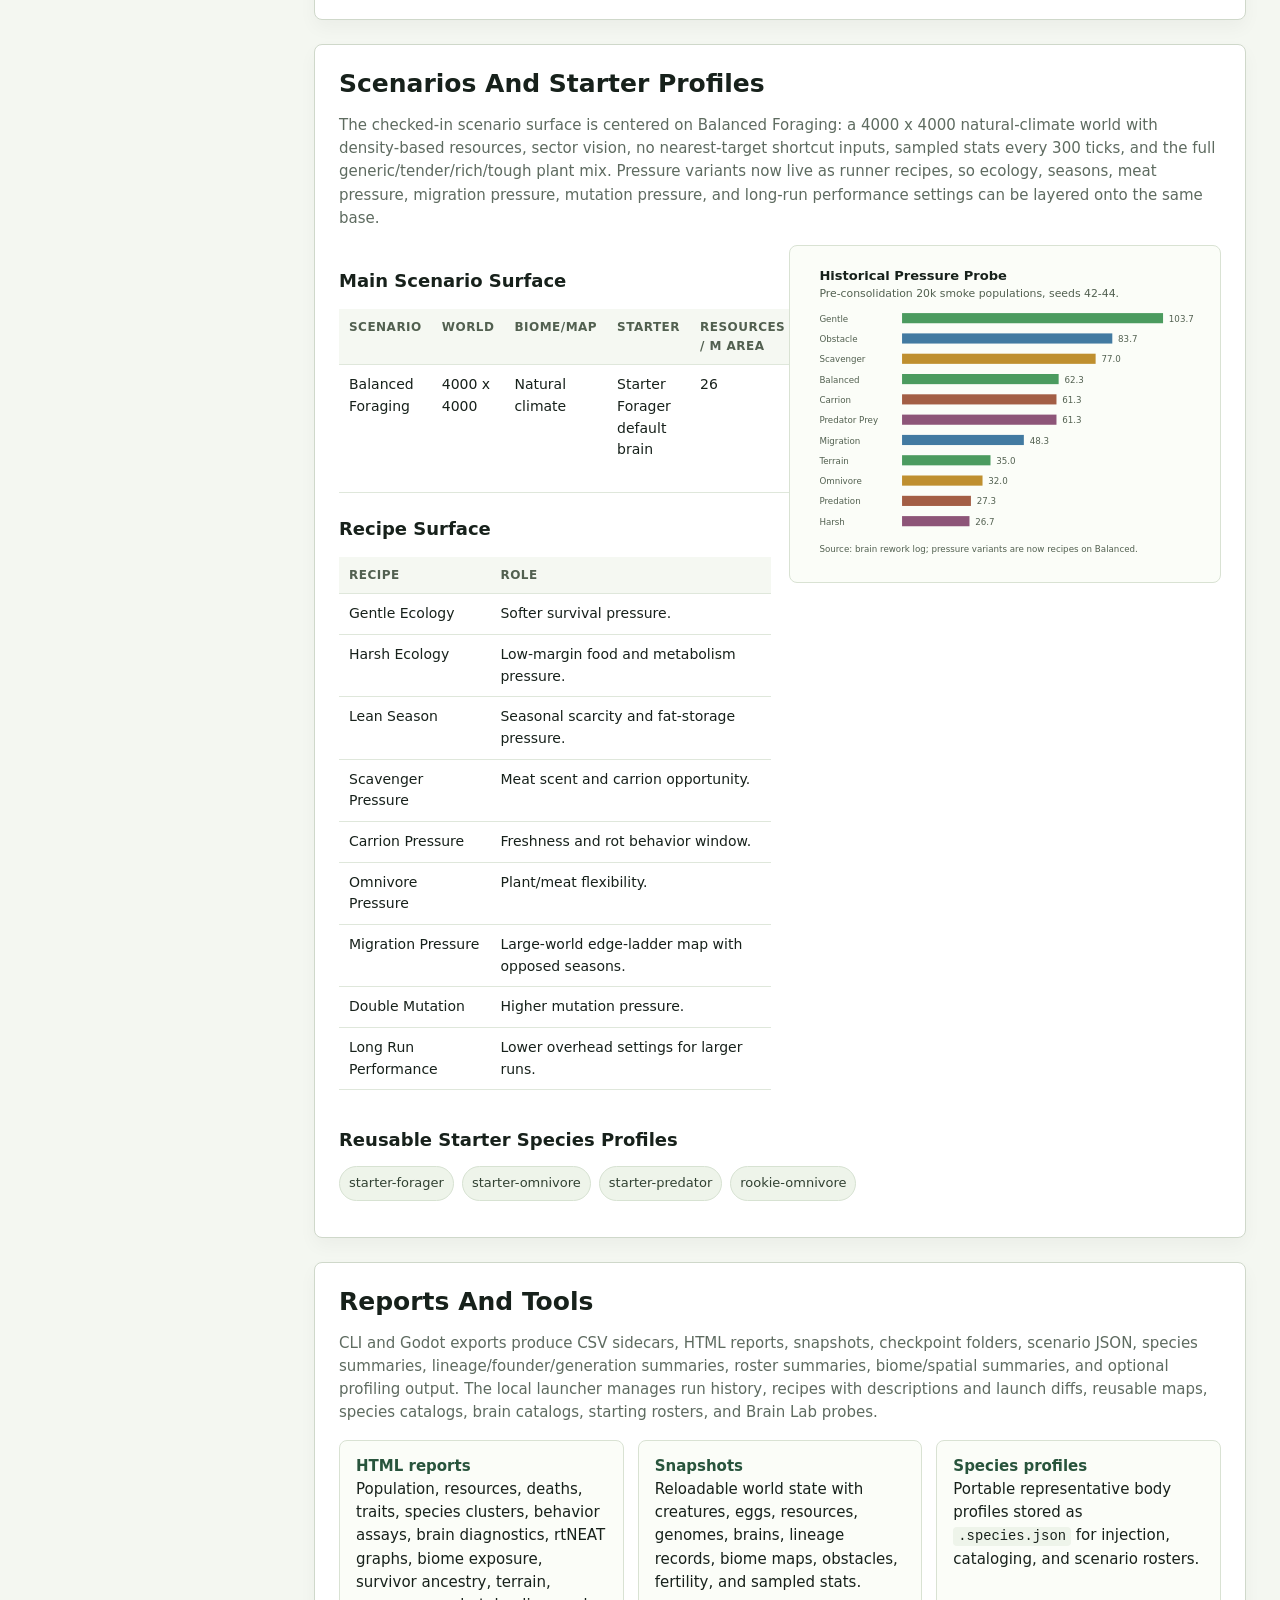
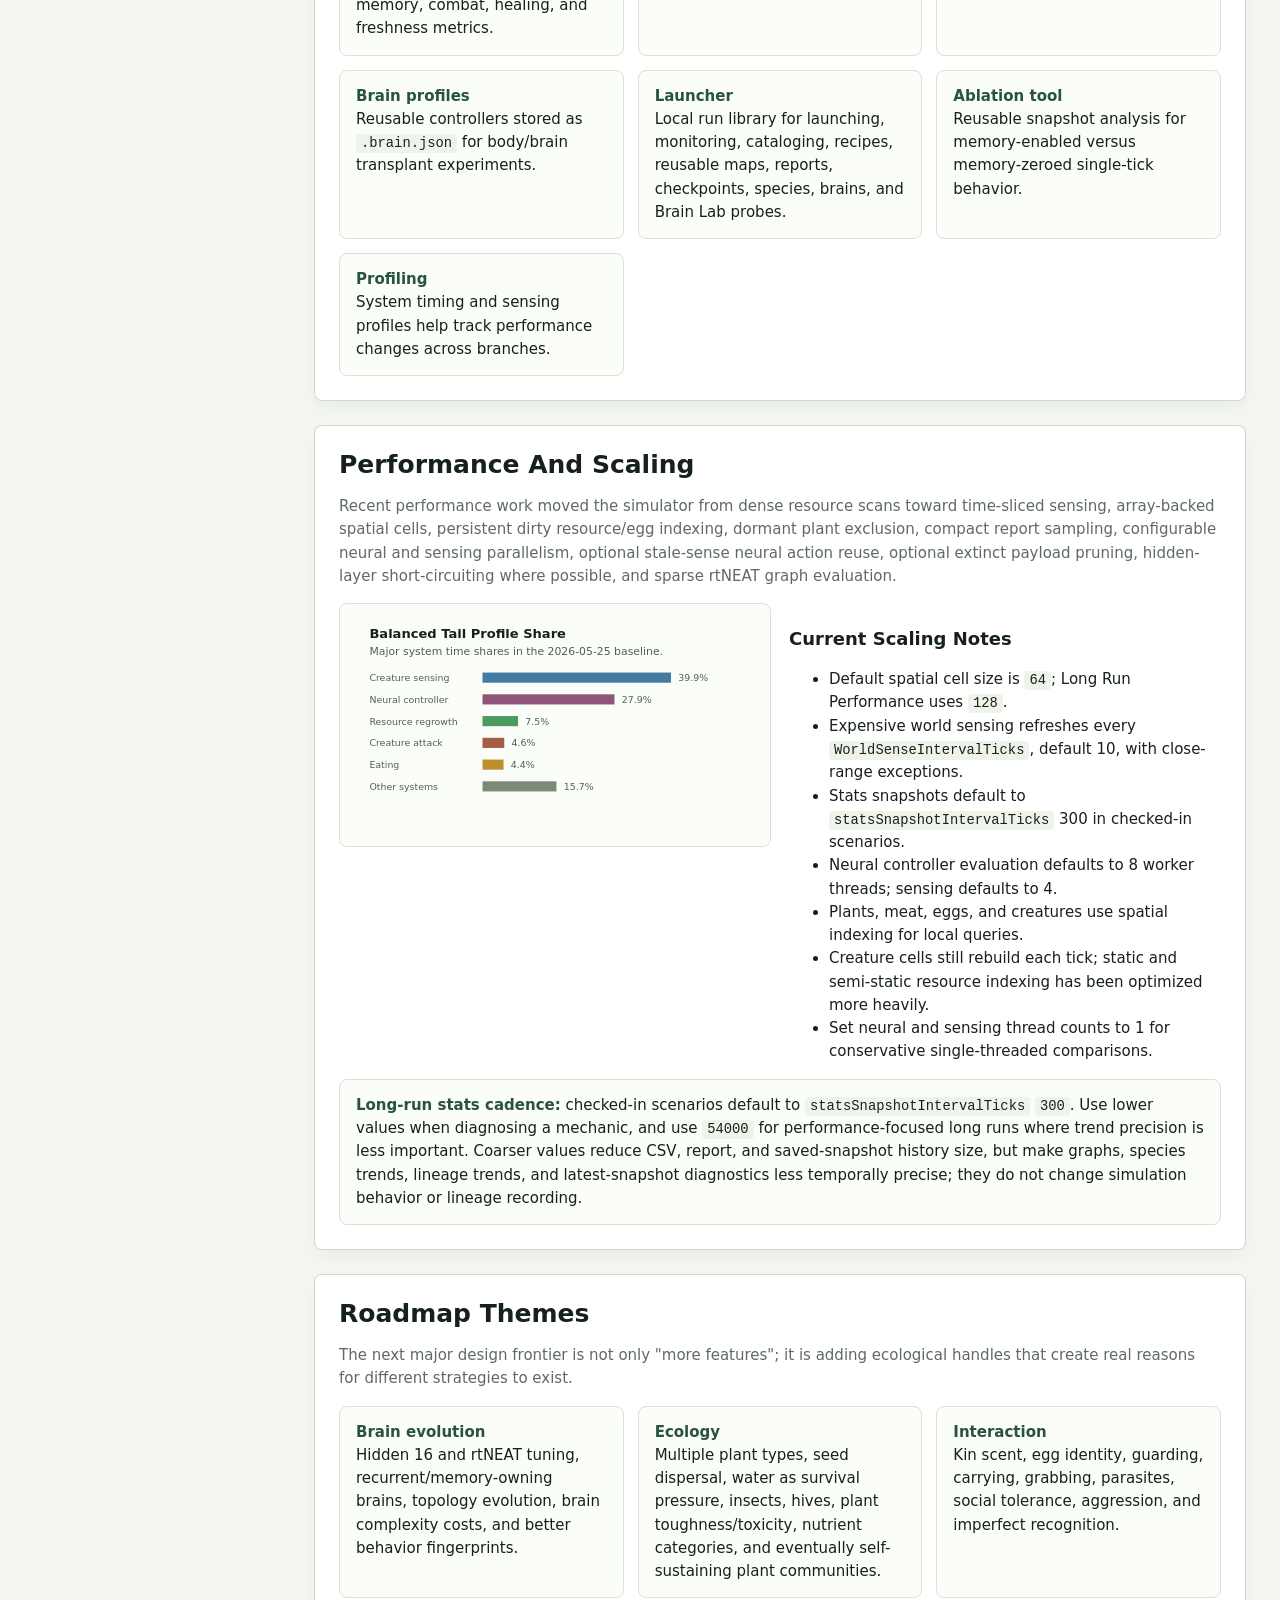
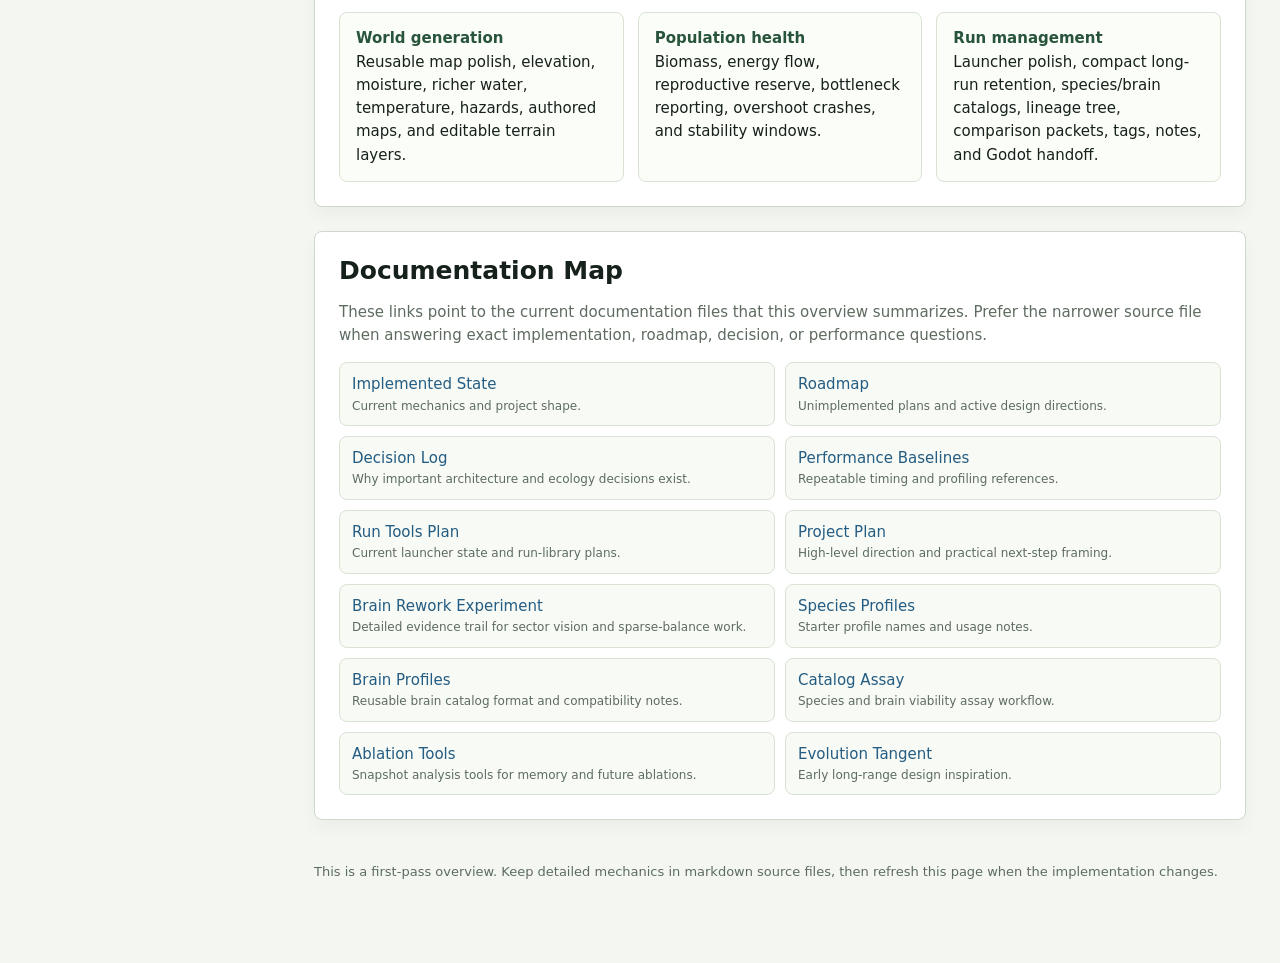
<file: docs/simulation-project-overview.html>
<!doctype html>
<html lang="en">
<head>
  <meta charset="utf-8">
  <meta name="viewport" content="width=device-width, initial-scale=1">
  <title>Lineage Simulation Project Overview</title>
  <style>
    :root {
      color-scheme: light;
      --paper: #fffdf8;
      --mist: #f4f7f1;
      --ink: #17211b;
      --muted: #5e6b60;
      --line: #cfd8ca;
      --forest: #28543c;
      --leaf: #4b9b5f;
      --water: #427aa1;
      --gold: #bf8f2f;
      --rust: #a35e45;
      --berry: #8d5578;
      --panel: #ffffff;
      --code: #eef4ea;
      --shadow: 0 14px 30px rgba(23, 33, 27, 0.08);
    }

    * {
      box-sizing: border-box;
    }

    html {
      scroll-behavior: smooth;
    }

    body {
      margin: 0;
      color: var(--ink);
      background: var(--mist);
      font: 15px/1.55 "Segoe UI", system-ui, -apple-system, BlinkMacSystemFont, sans-serif;
    }

    a {
      color: #245c82;
      text-decoration-thickness: 1px;
      text-underline-offset: 3px;
    }

    a:hover {
      color: #153e59;
    }

    .shell {
      display: grid;
      grid-template-columns: minmax(220px, 280px) minmax(0, 1fr);
      min-height: 100vh;
    }

    .side {
      position: sticky;
      top: 0;
      height: 100vh;
      overflow: auto;
      padding: 28px 22px;
      background: #16251c;
      color: #eff6ec;
      border-right: 1px solid rgba(255, 255, 255, 0.1);
    }

    .side h1 {
      margin: 0 0 6px;
      font-size: 22px;
      line-height: 1.1;
      letter-spacing: 0;
    }

    .side p {
      margin: 0 0 22px;
      color: #bdd0bc;
      font-size: 13px;
    }

    .side nav {
      display: grid;
      gap: 4px;
    }

    .side a {
      display: block;
      padding: 8px 10px;
      color: #eff6ec;
      border-radius: 6px;
      text-decoration: none;
      font-size: 14px;
    }

    .side a:hover {
      background: rgba(255, 255, 255, 0.08);
    }

    main {
      padding: 34px;
    }

    .hero {
      display: grid;
      grid-template-columns: minmax(0, 1.15fr) minmax(280px, 0.85fr);
      gap: 24px;
      align-items: stretch;
      margin-bottom: 24px;
    }

    .hero-copy {
      padding: 32px;
      background: var(--paper);
      border: 1px solid var(--line);
      border-radius: 8px;
      box-shadow: var(--shadow);
    }

    .eyebrow {
      margin: 0 0 10px;
      color: var(--forest);
      font-size: 12px;
      font-weight: 700;
      letter-spacing: 0.08em;
      text-transform: uppercase;
    }

    h2, h3 {
      letter-spacing: 0;
    }

    .hero h2 {
      margin: 0 0 12px;
      font-size: 36px;
      line-height: 1.08;
    }

    .hero p {
      max-width: 72ch;
      margin: 0 0 14px;
      color: var(--muted);
      font-size: 16px;
    }

    .status-grid {
      display: grid;
      grid-template-columns: repeat(auto-fit, minmax(108px, 1fr));
      gap: 10px;
      margin-top: 24px;
    }

    .metric {
      padding: 12px;
      background: #f6f9f4;
      border: 1px solid #dce5d8;
      border-radius: 8px;
    }

    .metric strong {
      display: block;
      color: var(--forest);
      font-size: 20px;
      line-height: 1.1;
    }

    .metric span {
      color: var(--muted);
      font-size: 12px;
    }

    .hero-art {
      display: flex;
      align-items: center;
      justify-content: center;
      min-height: 330px;
      padding: 22px;
      background: #203228;
      border-radius: 8px;
      box-shadow: var(--shadow);
    }

    section {
      margin: 24px 0;
      padding: 24px;
      background: var(--panel);
      border: 1px solid var(--line);
      border-radius: 8px;
      box-shadow: 0 8px 18px rgba(23, 33, 27, 0.04);
    }

    section h2 {
      margin: 0 0 12px;
      font-size: 25px;
      line-height: 1.2;
    }

    section h3 {
      margin: 22px 0 8px;
      font-size: 18px;
    }

    section p {
      max-width: 92ch;
      color: var(--muted);
    }

    .grid-2 {
      display: grid;
      grid-template-columns: repeat(2, minmax(0, 1fr));
      gap: 18px;
      align-items: start;
    }

    .grid-3 {
      display: grid;
      grid-template-columns: repeat(3, minmax(0, 1fr));
      gap: 14px;
    }

    .note, .mini-panel {
      padding: 14px 16px;
      border: 1px solid #d9e2d3;
      border-radius: 8px;
      background: #fbfdf8;
    }

    .note strong, .mini-panel strong {
      color: var(--forest);
    }

    .diagram {
      width: 100%;
      min-height: 220px;
      padding: 12px;
      border: 1px solid #d9e2d3;
      border-radius: 8px;
      background: #fbfdf8;
    }

    svg {
      display: block;
      width: 100%;
      height: auto;
    }

    table {
      width: 100%;
      border-collapse: collapse;
      margin: 14px 0;
      font-size: 14px;
    }

    th, td {
      padding: 9px 10px;
      border-bottom: 1px solid #dfe7db;
      text-align: left;
      vertical-align: top;
    }

    th {
      color: #526050;
      font-size: 12px;
      text-transform: uppercase;
      letter-spacing: 0.04em;
      background: #f5f8f2;
    }

    code {
      padding: 2px 5px;
      background: var(--code);
      border-radius: 4px;
      font-family: Consolas, "Cascadia Mono", monospace;
      font-size: 0.92em;
    }

    .pill-list {
      display: flex;
      flex-wrap: wrap;
      gap: 8px;
      margin: 12px 0;
      padding: 0;
      list-style: none;
    }

    .pill-list li {
      padding: 6px 9px;
      background: #eef4ea;
      border: 1px solid #d7e2d2;
      border-radius: 999px;
      color: #314132;
      font-size: 13px;
    }

    details {
      margin: 12px 0;
      padding: 12px 14px;
      border: 1px solid #d9e2d3;
      border-radius: 8px;
      background: #fbfdf8;
    }

    summary {
      cursor: pointer;
      color: var(--forest);
      font-weight: 700;
    }

    .source-list {
      display: grid;
      grid-template-columns: repeat(2, minmax(0, 1fr));
      gap: 10px;
      margin: 12px 0 0;
      padding: 0;
      list-style: none;
    }

    .source-list a {
      display: block;
      padding: 10px 12px;
      background: #f7faf5;
      border: 1px solid #d9e2d3;
      border-radius: 8px;
      text-decoration: none;
    }

    .source-list span {
      display: block;
      color: var(--muted);
      font-size: 12px;
    }

    .footer {
      padding: 18px 0 36px;
      color: var(--muted);
      font-size: 13px;
    }

    @media (max-width: 1020px) {
      .shell {
        display: block;
      }

      .side {
        position: static;
        height: auto;
      }

      .side nav {
        grid-template-columns: repeat(2, minmax(0, 1fr));
      }

      .hero, .grid-2, .grid-3, .source-list {
        grid-template-columns: 1fr;
      }

      main {
        padding: 20px;
      }
    }

    @media (max-width: 640px) {
      .status-grid {
        grid-template-columns: repeat(2, minmax(0, 1fr));
      }

      .side nav {
        grid-template-columns: 1fr;
      }

      .hero h2 {
        font-size: 28px;
      }

      section, .hero-copy {
        padding: 18px;
      }
    }
  </style>
</head>
<body>
  <div class="shell">
    <aside class="side">
      <h1>Lineage</h1>
      <p>Simulation project overview and living documentation starter.</p>
      <nav aria-label="Page index">
        <a href="#overview">Overview</a>
        <a href="#architecture">Architecture</a>
        <a href="#tick-loop">Tick Loop</a>
        <a href="#entities">Entities</a>
        <a href="#world">World And Ecology</a>
        <a href="#creatures">Creatures And Genes</a>
        <a href="#senses">Senses</a>
        <a href="#brains">Brain Structures</a>
        <a href="#scenarios">Scenarios</a>
        <a href="#reports">Reports And Tools</a>
        <a href="#performance">Performance</a>
        <a href="#roadmap">Roadmap</a>
        <a href="#docs">Documentation Map</a>
      </nav>
    </aside>

    <main>
      <header class="hero" id="overview">
        <div class="hero-copy">
          <p class="eyebrow">Project snapshot - reviewed 2026-06-03</p>
          <h2>Lineage is an evolving ecology sandbox with local perception, heritable bodies, neural behavior, and repeatable experiments.</h2>
          <p>
            The project combines a deterministic C# simulation core, a headless CLI runner, a Godot viewer, and a local web launcher. Creatures live in continuous 2D worlds, sense food and neighbors through limited local cues, make decisions through evolvable neural brains, reproduce through eggs, and leave behind lineage, species, geography, and behavior reports.
          </p>
          <p>
            This page is a human-facing overview. It summarizes the current implementation, highlights the important option surfaces, and links back to the markdown files and source modules that should remain the source of truth.
          </p>
          <div class="status-grid" aria-label="Current project status">
            <div class="metric"><strong>235</strong><span>current neural inputs</span></div>
            <div class="metric"><strong>8</strong><span>physical action outputs</span></div>
            <div class="metric"><strong>9 x 18</strong><span>vision sector channels</span></div>
            <div class="metric"><strong>3</strong><span>main catalog brain families</span></div>
          </div>
        </div>
        <div class="hero-art" aria-label="Schematic ecosystem illustration">
          <svg viewBox="0 0 520 360" role="img" aria-labelledby="ecosystem-title">
            <title id="ecosystem-title">Schematic map showing eight biomes, plants, creatures, eggs, obstacles, and a vision cone.</title>
            <rect x="0" y="0" width="520" height="360" rx="8" fill="#203228"/>
            <rect x="28" y="28" width="116" height="152" fill="#6a5a37"/>
            <rect x="144" y="28" width="116" height="152" fill="#53623c"/>
            <rect x="260" y="28" width="116" height="152" fill="#2f6a3e"/>
            <rect x="376" y="28" width="116" height="152" fill="#1f5f38"/>
            <rect x="28" y="180" width="116" height="152" fill="#1f4d37"/>
            <rect x="144" y="180" width="116" height="152" fill="#244f48"/>
            <rect x="260" y="180" width="116" height="152" fill="#536864"/>
            <rect x="376" y="180" width="116" height="152" fill="#444b3b"/>
            <g fill="#45bf65">
              <circle cx="70" cy="70" r="8"/><circle cx="123" cy="112" r="5"/><circle cx="218" cy="76" r="6"/>
              <circle cx="304" cy="128" r="9"/><circle cx="424" cy="78" r="7"/><circle cx="458" cy="238" r="9"/>
              <circle cx="245" cy="262" r="5"/><circle cx="92" cy="244" r="6"/><circle cx="150" cy="302" r="7"/>
              <circle cx="392" cy="300" r="5"/><circle cx="278" cy="210" r="8"/><circle cx="478" cy="130" r="4"/>
            </g>
            <g fill="#10271a">
              <rect x="410" y="108" width="22" height="22"/><rect x="118" y="182" width="26" height="26"/>
              <rect x="326" y="236" width="18" height="18"/><rect x="62" y="292" width="20" height="20"/>
            </g>
            <g stroke="#ffe77c" stroke-width="3" stroke-linecap="round">
              <line x1="254" y1="182" x2="275" y2="172"/><line x1="255" y1="183" x2="274" y2="193"/>
              <line x1="342" y1="88" x2="360" y2="77"/><line x1="342" y1="88" x2="359" y2="99"/>
              <line x1="174" y1="226" x2="194" y2="218"/><line x1="174" y1="226" x2="193" y2="236"/>
            </g>
            <g fill="#f1de6d">
              <circle cx="254" cy="182" r="5"/><circle cx="342" cy="88" r="5"/><circle cx="174" cy="226" r="5"/>
            </g>
            <path d="M254 182 L390 119 A150 150 0 0 1 390 245 Z" fill="#76b7d8" opacity="0.22" stroke="#76b7d8"/>
            <g stroke="#76b7d8" stroke-width="1" opacity="0.7">
              <line x1="254" y1="182" x2="390" y2="119"/><line x1="254" y1="182" x2="401" y2="150"/>
              <line x1="254" y1="182" x2="404" y2="182"/><line x1="254" y1="182" x2="401" y2="214"/>
              <line x1="254" y1="182" x2="390" y2="245"/>
            </g>
            <g fill="#cf4f46">
              <circle cx="300" cy="226" r="3"/><circle cx="214" cy="314" r="3"/><circle cx="482" cy="190" r="3"/>
            </g>
          </svg>
        </div>
      </header>

      <section id="architecture">
        <h2>Architecture</h2>
        <p>
          Lineage is split so the simulation rules can run deterministically outside the viewer. Godot is a visualization and editing surface; the CLI is the repeatable experiment runner; the core library owns state, systems, scenarios, brains, snapshots, and analysis helpers.
        </p>
        <div class="diagram">
          <svg viewBox="0 0 920 270" role="img" aria-labelledby="arch-title">
            <title id="arch-title">Architecture diagram showing Core, CLI, Godot, tests, docs, and output artifacts.</title>
            <defs>
              <marker id="arrow" markerWidth="10" markerHeight="10" refX="8" refY="3" orient="auto">
                <path d="M0,0 L8,3 L0,6 Z" fill="#526050"/>
              </marker>
            </defs>
            <rect x="30" y="46" width="220" height="160" rx="8" fill="#f8fbf5" stroke="#cfd8ca"/>
            <text x="140" y="78" text-anchor="middle" font-weight="700" fill="#28543c">Lineage.Core</text>
            <text x="140" y="108" text-anchor="middle" fill="#526050">Simulation state</text>
            <text x="140" y="130" text-anchor="middle" fill="#526050">Systems and brains</text>
            <text x="140" y="152" text-anchor="middle" fill="#526050">Scenarios and snapshots</text>
            <text x="140" y="174" text-anchor="middle" fill="#526050">Species and reports</text>
            <rect x="340" y="32" width="190" height="80" rx="8" fill="#eef6ef" stroke="#b8d5bd"/>
            <text x="435" y="64" text-anchor="middle" font-weight="700" fill="#28543c">Lineage.Cli</text>
            <text x="435" y="88" text-anchor="middle" fill="#526050">headless runs</text>
            <rect x="340" y="142" width="190" height="80" rx="8" fill="#edf4f8" stroke="#b7cedd"/>
            <text x="435" y="174" text-anchor="middle" font-weight="700" fill="#2f6688">Lineage.Godot</text>
            <text x="435" y="198" text-anchor="middle" fill="#526050">viewer and launcher</text>
            <rect x="612" y="32" width="250" height="80" rx="8" fill="#fff7e6" stroke="#e2c883"/>
            <text x="737" y="64" text-anchor="middle" font-weight="700" fill="#8a6520">out/ artifacts</text>
            <text x="737" y="88" text-anchor="middle" fill="#526050">CSV, HTML, snapshots, checkpoints</text>
            <rect x="612" y="142" width="250" height="80" rx="8" fill="#fbf0eb" stroke="#e2beb0"/>
            <text x="737" y="174" text-anchor="middle" font-weight="700" fill="#8a4f3a">tests and docs</text>
            <text x="737" y="198" text-anchor="middle" fill="#526050">validation, plans, experiment logs</text>
            <line x1="250" y1="98" x2="338" y2="74" stroke="#526050" stroke-width="2" marker-end="url(#arrow)"/>
            <line x1="250" y1="154" x2="338" y2="180" stroke="#526050" stroke-width="2" marker-end="url(#arrow)"/>
            <line x1="530" y1="72" x2="610" y2="72" stroke="#526050" stroke-width="2" marker-end="url(#arrow)"/>
            <line x1="530" y1="182" x2="610" y2="182" stroke="#526050" stroke-width="2" marker-end="url(#arrow)"/>
            <line x1="140" y1="206" x2="610" y2="206" stroke="#526050" stroke-width="2" marker-end="url(#arrow)"/>
          </svg>
        </div>
        <ul class="pill-list" aria-label="Main projects">
          <li><code>src/Lineage.Core</code></li>
          <li><code>src/Lineage.Cli</code></li>
          <li><code>src/Lineage.Godot</code></li>
          <li><code>tests/Lineage.Core.Tests</code></li>
          <li><code>species/*.species.json</code></li>
          <li><code>docs/experiments</code></li>
        </ul>
      </section>

      <section id="tick-loop">
        <h2>Simulation Tick Loop</h2>
        <p>
          The default neural pipeline is an ordered set of systems. A fixed delta advances the world, and Godot can run that loop at viewer speed while CLI runs it headlessly for experiments.
        </p>
        <div class="diagram">
          <svg viewBox="0 0 980 300" role="img" aria-labelledby="loop-title">
            <title id="loop-title">Neural simulation tick loop.</title>
            <defs>
              <marker id="arrow2" markerWidth="10" markerHeight="10" refX="8" refY="3" orient="auto">
                <path d="M0,0 L8,3 L0,6 Z" fill="#526050"/>
              </marker>
            </defs>
            <g font-size="13">
              <rect x="25" y="42" width="120" height="58" rx="8" fill="#eef6ef" stroke="#b8d5bd"/>
              <text x="85" y="66" text-anchor="middle" font-weight="700">Regrow</text>
              <text x="85" y="84" text-anchor="middle">plants/meat</text>
              <rect x="175" y="42" width="120" height="58" rx="8" fill="#fff7e6" stroke="#e2c883"/>
              <text x="235" y="66" text-anchor="middle" font-weight="700">Metabolism</text>
              <text x="235" y="84" text-anchor="middle">costs</text>
              <rect x="325" y="42" width="120" height="58" rx="8" fill="#f8fbf5" stroke="#cfd8ca"/>
              <text x="385" y="66" text-anchor="middle" font-weight="700">Index</text>
              <text x="385" y="84" text-anchor="middle">resources</text>
              <rect x="475" y="42" width="120" height="58" rx="8" fill="#edf4f8" stroke="#b7cedd"/>
              <text x="535" y="66" text-anchor="middle" font-weight="700">Sense</text>
              <text x="535" y="84" text-anchor="middle">world</text>
              <rect x="625" y="42" width="120" height="58" rx="8" fill="#f6f0fb" stroke="#c8b7dd"/>
              <text x="685" y="66" text-anchor="middle" font-weight="700">Brain</text>
              <text x="685" y="84" text-anchor="middle">outputs</text>
              <rect x="775" y="42" width="120" height="58" rx="8" fill="#fbf0eb" stroke="#e2beb0"/>
              <text x="835" y="66" text-anchor="middle" font-weight="700">Move</text>
              <text x="835" y="84" text-anchor="middle">bodies</text>
              <rect x="100" y="174" width="120" height="58" rx="8" fill="#f8fbf5" stroke="#cfd8ca"/>
              <text x="160" y="198" text-anchor="middle" font-weight="700">Index</text>
              <text x="160" y="216" text-anchor="middle">creatures</text>
              <rect x="250" y="174" width="120" height="58" rx="8" fill="#eef6ef" stroke="#b8d5bd"/>
              <text x="310" y="198" text-anchor="middle" font-weight="700">Eat</text>
              <text x="310" y="216" text-anchor="middle">gut fill</text>
              <rect x="400" y="174" width="120" height="58" rx="8" fill="#fff7e6" stroke="#e2c883"/>
              <text x="460" y="198" text-anchor="middle" font-weight="700">Digest</text>
              <text x="460" y="216" text-anchor="middle">energy</text>
              <rect x="550" y="174" width="120" height="58" rx="8" fill="#edf4f8" stroke="#b7cedd"/>
              <text x="610" y="198" text-anchor="middle" font-weight="700">Reproduce</text>
              <text x="610" y="216" text-anchor="middle">eggs</text>
              <rect x="700" y="174" width="120" height="58" rx="8" fill="#fbf0eb" stroke="#e2beb0"/>
              <text x="760" y="198" text-anchor="middle" font-weight="700">Attack</text>
              <text x="760" y="216" text-anchor="middle">damage</text>
              <rect x="850" y="174" width="120" height="58" rx="8" fill="#f8fbf5" stroke="#cfd8ca"/>
              <text x="910" y="198" text-anchor="middle" font-weight="700">Death/Stats</text>
              <text x="910" y="216" text-anchor="middle">records</text>
            </g>
            <g stroke="#526050" stroke-width="2" fill="none" marker-end="url(#arrow2)">
              <path d="M145 71 H173"/><path d="M295 71 H323"/><path d="M445 71 H473"/><path d="M595 71 H623"/>
              <path d="M745 71 H773"/><path d="M835 100 C835 134 160 132 160 172"/>
              <path d="M220 203 H248"/><path d="M370 203 H398"/><path d="M520 203 H548"/><path d="M670 203 H698"/><path d="M820 203 H848"/>
            </g>
          </svg>
        </div>
        <p class="note">
          The <code>SimpleForaging</code> pipeline remains as a reference controller, but current authored scenarios use the neural path.
        </p>
      </section>

      <section id="entities">
        <h2>Entities And Energy Flow</h2>
        <div class="grid-2">
          <div>
            <p>
              Creatures carry hot state such as position, heading, velocity, energy, health, age, lineage IDs, gut contents, senses, action outputs, egg reserve, and brain/genome IDs. Eggs are separate entities. Resources are plant or meat patches.
            </p>
            <table>
              <thead><tr><th>Entity</th><th>Current role</th></tr></thead>
              <tbody>
                <tr><td>Creature</td><td>Moves, senses, eats, digests, lays eggs, attacks, mutates through descendants.</td></tr>
                <tr><td>Egg</td><td>Stores offspring genome/brain, energy, health, incubation age, and environmental exposure.</td></tr>
                <tr><td>Plant resource</td><td>Regrows, depletes, enters dormancy, disperses locally, or relocates within original habitat biome.</td></tr>
                <tr><td>Meat resource</td><td>Created from death, decays, can become stale/rotten, emits meat and rot scent.</td></tr>
              </tbody>
            </table>
          </div>
          <div class="diagram">
            <svg viewBox="0 0 560 330" role="img" aria-labelledby="energy-title">
              <title id="energy-title">Energy flow from plants to creatures, eggs, meat, and reports.</title>
              <defs>
                <marker id="arrow3" markerWidth="10" markerHeight="10" refX="8" refY="3" orient="auto">
                  <path d="M0,0 L8,3 L0,6 Z" fill="#526050"/>
                </marker>
              </defs>
              <rect x="35" y="45" width="120" height="68" rx="8" fill="#eef6ef" stroke="#b8d5bd"/>
              <text x="95" y="75" text-anchor="middle" font-weight="700" fill="#28543c">Plants</text>
              <text x="95" y="95" text-anchor="middle" fill="#526050">raw calories</text>
              <rect x="220" y="45" width="120" height="68" rx="8" fill="#fff7e6" stroke="#e2c883"/>
              <text x="280" y="75" text-anchor="middle" font-weight="700" fill="#8a6520">Gut</text>
              <text x="280" y="95" text-anchor="middle" fill="#526050">plant/meat</text>
              <rect x="405" y="45" width="120" height="68" rx="8" fill="#eef6ef" stroke="#b8d5bd"/>
              <text x="465" y="75" text-anchor="middle" font-weight="700" fill="#28543c">Energy</text>
              <text x="465" y="95" text-anchor="middle" fill="#526050">usable store</text>
              <rect x="220" y="180" width="120" height="68" rx="8" fill="#edf4f8" stroke="#b7cedd"/>
              <text x="280" y="210" text-anchor="middle" font-weight="700" fill="#2f6688">Eggs</text>
              <text x="280" y="230" text-anchor="middle" fill="#526050">investment</text>
              <rect x="405" y="180" width="120" height="68" rx="8" fill="#fbf0eb" stroke="#e2beb0"/>
              <text x="465" y="210" text-anchor="middle" font-weight="700" fill="#8a4f3a">Meat</text>
              <text x="465" y="230" text-anchor="middle" fill="#526050">death return</text>
              <rect x="35" y="180" width="120" height="68" rx="8" fill="#f8fbf5" stroke="#cfd8ca"/>
              <text x="95" y="210" text-anchor="middle" font-weight="700" fill="#28543c">Reports</text>
              <text x="95" y="230" text-anchor="middle" fill="#526050">flow metrics</text>
              <g stroke="#526050" stroke-width="2" fill="none" marker-end="url(#arrow3)">
                <path d="M155 79 H218"/><path d="M340 79 H403"/><path d="M465 113 C465 143 342 145 306 178"/>
                <path d="M465 113 C505 145 505 160 480 178"/><path d="M405 214 H342"/><path d="M220 214 H157"/>
                <path d="M95 113 V178"/>
              </g>
            </svg>
          </div>
        </div>
        <p>
          A known reporting gap is true living biomass. Current CSVs include <code>total_creature_energy</code>, egg energy, and resource calories, but not a first-class body-biomass time series.
        </p>
      </section>

      <section id="world">
        <h2>World And Ecology</h2>
        <p>
          Worlds are bounded continuous 2D spaces. Biomes are grid-backed lookup layers with eight canonical categories: Desert, Scrubland, Grassland, Fertile, Forest, Wetland, Tundra, and Highland. Generated noise, natural-climate maps, bands, edge ladders, corridors, and reusable manual map artifacts can all drive the layout. Biomes influence food density, regrowth, movement cost, speed, vision range, basal cost, seasonal response, habitat quality, and egg environmental exposure. Obstacles can be generated or loaded from reusable maps and block or deflect movement.
        </p>
        <div class="grid-2">
          <div>
            <h3>Canonical Biome Defaults</h3>
            <table>
              <thead><tr><th>Biome</th><th>Food</th><th>Regrowth</th><th>Move</th><th>Speed</th><th>Vision</th><th>Basal</th><th>Season</th></tr></thead>
              <tbody>
                <tr><td>Desert</td><td>0.05x</td><td>0.25x</td><td>1.40x</td><td>0.55x</td><td>1.08x</td><td>1.20x</td><td>0.50x</td></tr>
                <tr><td>Scrubland</td><td>0.35x</td><td>0.65x</td><td>1.12x</td><td>0.80x</td><td>0.95x</td><td>1.06x</td><td>0.85x</td></tr>
                <tr><td>Grassland</td><td>1.10x</td><td>1.05x</td><td>1.00x</td><td>1.00x</td><td>1.00x</td><td>1.00x</td><td>1.00x</td></tr>
                <tr><td>Fertile</td><td>2.15x</td><td>1.35x</td><td>0.92x</td><td>1.02x</td><td>1.05x</td><td>0.96x</td><td>1.20x</td></tr>
                <tr><td>Forest</td><td>1.15x</td><td>1.05x</td><td>1.08x</td><td>0.82x</td><td>0.60x</td><td>0.88x</td><td>1.05x</td></tr>
                <tr><td>Wetland</td><td>1.85x</td><td>1.35x</td><td>1.35x</td><td>0.68x</td><td>0.82x</td><td>1.08x</td><td>1.15x</td></tr>
                <tr><td>Tundra</td><td>0.20x</td><td>0.45x</td><td>1.15x</td><td>1.00x</td><td>1.00x</td><td>1.14x</td><td>0.65x</td></tr>
                <tr><td>Highland</td><td>0.45x</td><td>0.70x</td><td>1.22x</td><td>1.00x</td><td>1.00x</td><td>1.08x</td><td>0.80x</td></tr>
              </tbody>
            </table>
          </div>
          <div>
            <h3>Implemented World Pressure</h3>
            <ul>
              <li>Legacy names still load: Barren maps to Desert, Sparse maps to Scrubland, and Rich maps to Fertile.</li>
              <li>Natural-climate maps derive biomes from moisture, forest fitness, fertility, elevation-like variation, and smoothing.</li>
              <li>Resource void borders prevent plant growth near world edges.</li>
              <li>Local fertility cells can be depleted by plant use and recover over time.</li>
              <li>Depleted plants remember their original habitat biome before relocation.</li>
              <li>Seasons can apply global or region-dependent fertility shifts.</li>
              <li>Obstacle maps include barriers with gaps, scattered rocks, and manual blocked-cell layouts.</li>
            </ul>
          </div>
        </div>
        <p class="note">
          Reusable map artifacts and launcher-side map painting now exist. Future world work is planned around richer water, lakes/seas, hazards, better map libraries, richer terrain layers, more plant types, and seed dispersal.
        </p>
      </section>

      <section id="creatures">
        <h2>Creatures And Genes</h2>
        <p>
          A creature's genome is compact but already covers body, movement, sensing, metabolism, reproduction, diet, and combat. Juveniles scale toward adult traits through the growth helper, so offspring investment and maturity age affect early survival. Effective mutation pressure is now owned by the scenario/world at reproduction time, while older genome mutation fields remain compatibility data.
        </p>
        <table>
          <thead><tr><th>Group</th><th>Current genes and scenario knobs</th><th>Selection pressure</th></tr></thead>
          <tbody>
            <tr><td>Body and movement</td><td><code>BodyRadius</code>, <code>MaxSpeed</code>, <code>MaxTurnRadiansPerSecond</code></td><td>Size, travel speed, turning ability, and their upkeep costs.</td></tr>
            <tr><td>Senses</td><td><code>SenseRadius</code>, <code>VisionAngleRadians</code></td><td>Food search, predator/prey awareness, and sensing energy costs.</td></tr>
            <tr><td>Metabolism</td><td><code>BasalEnergyPerSecond</code>, movement cost, gut capacity, digestion rate, eat rate</td><td>Idle survival, search cost, and how quickly raw food becomes usable energy.</td></tr>
            <tr><td>Reproduction</td><td>Threshold, offspring investment, egg production, incubation, maturity age, cooldown</td><td>r/K-style tradeoffs between many fragile offspring and fewer sturdier young.</td></tr>
            <tr><td>Diet</td><td><code>DietaryAdaptation</code>, <code>CarrionAdaptation</code></td><td>Plant digestion, meat digestion, and tolerance of stale or rotten meat.</td></tr>
            <tr><td>Combat</td><td><code>BiteStrength</code>, <code>DamageResistance</code></td><td>Predation, defense, injury deaths, and meat creation from kills.</td></tr>
            <tr><td>Mutation</td><td>Scenario/world <code>MutationStrength</code>, <code>TraitMutationRate</code>, <code>BrainMutationRate</code></td><td>How quickly births explore the trait and brain space in this world.</td></tr>
          </tbody>
        </table>
      </section>

      <section id="senses">
        <h2>Senses And Inputs</h2>
        <p>
          The current neural schema has 235 inputs and 10 dense adapter outputs. The old nearest-food and nearest-creature aggregate direction shortcuts were removed from the active brain contract; older 239-input brains are migrated by dropping those slots and preserving sector, contact, scent, terrain, quality, similarity, and habitat weights. The current contract includes grab/contact cues, sound inputs/outputs, fat reserve cues, eight physical action outputs, and two architecture-internal dense memory outputs.
        </p>
        <div class="grid-2">
          <div class="diagram">
            <svg viewBox="0 0 560 350" role="img" aria-labelledby="input-title">
              <title id="input-title">Neural input composition bar chart.</title>
              <text x="28" y="32" font-size="18" font-weight="700" fill="#17211b">Input Composition</text>
              <text x="28" y="58" fill="#526050">235 total neural inputs</text>
              <rect x="28" y="88" width="75" height="52" rx="6" fill="#427aa1"/>
              <rect x="103" y="88" width="407" height="52" rx="6" fill="#4b9b5f"/>
              <rect x="510" y="88" width="15" height="52" rx="6" fill="#bf8f2f"/>
              <rect x="525" y="88" width="41" height="52" rx="6" fill="#8d5578"/>
              <text x="65" y="120" text-anchor="middle" fill="#fff" font-weight="700">30</text>
              <text x="307" y="120" text-anchor="middle" fill="#fff" font-weight="700">162</text>
              <text x="545" y="120" text-anchor="middle" fill="#fff" font-weight="700">36</text>
              <g font-size="14">
                <rect x="28" y="178" width="16" height="16" fill="#427aa1"/><text x="54" y="191" fill="#526050">Base density, internal, scent, terrain, memory, obstacle inputs</text>
                <rect x="28" y="214" width="16" height="16" fill="#4b9b5f"/><text x="54" y="227" fill="#526050">9 sector vision samples x 18 channels each</text>
                <rect x="28" y="250" width="16" height="16" fill="#bf8f2f"/><text x="54" y="263" fill="#526050">Contact breakdown plus health ratio</text>
                <rect x="316" y="250" width="16" height="16" fill="#8d5578"/><text x="342" y="263" fill="#526050">Quality, payoff, similarity, habitat cues</text>
              </g>
              <path d="M110 302 L216 255 A116 116 0 0 1 216 349 Z" fill="#76b7d8" opacity="0.23" stroke="#427aa1"/>
              <g stroke="#427aa1" stroke-width="1" opacity="0.75">
                <line x1="110" y1="302" x2="216" y2="255"/><line x1="110" y1="302" x2="223" y2="276"/>
                <line x1="110" y1="302" x2="226" y2="302"/><line x1="110" y1="302" x2="223" y2="328"/>
                <line x1="110" y1="302" x2="216" y2="349"/>
              </g>
              <circle cx="110" cy="302" r="6" fill="#f1de6d" stroke="#17211b"/>
            </svg>
          </div>
          <div>
            <h3>Vision Sector Channels</h3>
            <p>
              Each of the 9 sectors contributes these 18 channels:
            </p>
            <ul>
              <li>Plant density, proximity, energy quality, and bite ease.</li>
              <li>Meat density and proximity.</li>
              <li>Egg density and proximity.</li>
              <li>Creature density and proximity.</li>
              <li>Smaller, similar, and larger creature density/proximity.</li>
              <li>Creature approach rate and facing alignment.</li>
            </ul>
          </div>
        </div>
        <details>
          <summary>Neural input list</summary>
          <table>
            <tbody>
              <tr><td>0</td><td>Bias</td><td>Constant input for baseline behavior.</td></tr>
              <tr><td>1-2</td><td>Energy ratio, hunger</td><td>Internal energy state.</td></tr>
              <tr><td>3-5</td><td>Visible food, plant, and meat density</td><td>Aggregate density/crowding cues without nearest-target direction.</td></tr>
              <tr><td>6-8</td><td>Dietary meat bias, egg reserve ratio, reproduction readiness</td><td>Internal diet and reproduction state.</td></tr>
              <tr><td>9</td><td>Visible creature density</td><td>Aggregate visible creature/crowding cue.</td></tr>
              <tr><td>10-12</td><td>Meat scent density/forward/right</td><td>Lower-resolution scent gradient.</td></tr>
              <tr><td>13-16</td><td>Current, forward, left, right terrain drag</td><td>Local movement/speed-cost cues.</td></tr>
              <tr><td>17-21</td><td>Energy surplus, recent food success, memory forward/right/strength</td><td>Internal and legacy controller-managed memory cues.</td></tr>
              <tr><td>22-25</td><td>Meat freshness and rotten meat scent density/forward/right</td><td>Carrion and rot cues.</td></tr>
              <tr><td>26-29</td><td>Forward/left/right obstacle and movement blocked</td><td>Near-field collision/navigation cues.</td></tr>
              <tr><td>30-191</td><td>Sector vision, 9 sectors x 18 channels</td><td>Plant quality, meat, eggs, creatures, size classes, approach, and facing cues.</td></tr>
              <tr><td>192-197</td><td>Contact and health</td><td>Food contact breakdown, creature contact, and health ratio.</td></tr>
              <tr><td>198-210</td><td>Quality and payoff traces</td><td>Visible/contact plant quality, bite ease, recent raw/energy/food yields, and typed payoff traces.</td></tr>
              <tr><td>211-214</td><td>Plant preference bridge</td><td>Inherited preference cues that connect plant quality to action selection.</td></tr>
              <tr><td>215-218</td><td>Creature similarity</td><td>Scent and contact cues for relatedness or phenotype similarity.</td></tr>
              <tr><td>219-222</td><td>Habitat quality</td><td>Current, forward, left, and right habitat-quality samples.</td></tr>
              <tr><td>223-227</td><td>Grab state</td><td>Grab pressure, grab direction, can-grab-creature, and is-holding-creature cues.</td></tr>
            </tbody>
          </table>
        </details>
      </section>

      <section id="brains">
        <h2>Brain Structures</h2>
        <p>
          Brain construction now goes through <code>BrainFactory</code>. Species bodies and brain profiles are separate catalog artifacts, so a scenario roster chooses a species profile and then uses either that species' default brain or any compatible catalog brain profile.
        </p>
        <div class="diagram">
          <svg viewBox="0 0 1500 900" role="img" aria-labelledby="brain-current-title brain-current-desc">
            <title id="brain-current-title">Current Lineage creature brain schema.</title>
            <desc id="brain-current-desc">Detailed diagram of 235 neural inputs grouped into base, sector vision, contact, quality, similarity, habitat, grab, sound, fat, and health signals; direct and hidden weight paths; eight physical outputs; and two dense-adapter memory outputs.</desc>
            <defs>
              <radialGradient id="brain-bg" cx="50%" cy="46%" r="70%">
                <stop offset="0%" stop-color="#0b2b22"/>
                <stop offset="55%" stop-color="#071a17"/>
                <stop offset="100%" stop-color="#020b0b"/>
              </radialGradient>
              <linearGradient id="input-fill" x1="0%" y1="0%" x2="100%" y2="100%">
                <stop offset="0%" stop-color="#103b2a"/>
                <stop offset="100%" stop-color="#061d18"/>
              </linearGradient>
              <linearGradient id="layer-fill" x1="0%" y1="0%" x2="100%" y2="100%">
                <stop offset="0%" stop-color="#173d31"/>
                <stop offset="100%" stop-color="#09201b"/>
              </linearGradient>
              <linearGradient id="output-fill" x1="0%" y1="0%" x2="100%" y2="100%">
                <stop offset="0%" stop-color="#103529"/>
                <stop offset="100%" stop-color="#061b17"/>
              </linearGradient>
              <filter id="soft-glow" x="-20%" y="-20%" width="140%" height="140%">
                <feGaussianBlur stdDeviation="3" result="blur"/>
                <feMerge>
                  <feMergeNode in="blur"/>
                  <feMergeNode in="SourceGraphic"/>
                </feMerge>
              </filter>
              <marker id="brain-arrow" markerWidth="10" markerHeight="10" refX="8" refY="3" orient="auto">
                <path d="M0,0 L8,3 L0,6 Z" fill="#82c676"/>
              </marker>
              <marker id="memory-arrow" markerWidth="10" markerHeight="10" refX="8" refY="3" orient="auto">
                <path d="M0,0 L8,3 L0,6 Z" fill="#55aee0"/>
              </marker>
            </defs>
            <rect x="0" y="0" width="1500" height="900" fill="url(#brain-bg)"/>
            <text x="750" y="66" text-anchor="middle" font-size="42" font-weight="700" fill="#d7f3cd">Lineage Creature Brain Schema</text>
            <text x="750" y="100" text-anchor="middle" font-size="19" fill="#9fc994">Current neural adapter: 235 inputs, 8 physical outputs plus 2 dense memory outputs.</text>

            <text x="80" y="128" font-size="30" font-weight="700" fill="#9cdc84">235 Inputs</text>
            <text x="80" y="154" font-size="17" fill="#b8d8b1">base + 9 sectors x 18 + contact/scent/sound/fat cues</text>
            <text x="1246" y="128" font-size="30" font-weight="700" fill="#9cdc84">8 + 2 Outputs</text>

            <g id="input-groups" font-size="18">
              <g>
                <rect x="42" y="184" width="330" height="86" rx="10" fill="url(#input-fill)" stroke="#5ba656" stroke-width="2"/>
                <rect x="58" y="201" width="56" height="52" rx="8" fill="#0b2a22" stroke="#4e944b"/>
                <path d="M75 225 C78 209 100 209 103 225 C107 244 89 248 89 248 C89 248 70 244 75 225 Z" fill="#84d078"/>
                <path d="M78 228 H86 L90 219 L96 238 L101 228 H108" fill="none" stroke="#07241a" stroke-width="3"/>
                <text x="132" y="212" font-size="22" font-weight="700" fill="#f1f6ed">Internal state</text>
                <text x="132" y="239" fill="#dbe8d7">bias, energy, hunger, health,</text>
                <text x="132" y="263" fill="#dbe8d7">diet, egg reserve, surplus</text>
              </g>
              <g>
                <rect x="42" y="282" width="330" height="104" rx="10" fill="url(#input-fill)" stroke="#5ba656" stroke-width="2"/>
                <rect x="58" y="308" width="56" height="52" rx="8" fill="#0b2a22" stroke="#4e944b"/>
                <path d="M74 345 C89 328 95 314 108 312 C104 331 94 342 74 345 Z" fill="#7fd36d"/>
                <ellipse cx="91" cy="339" rx="22" ry="13" fill="#d86b54" transform="rotate(-22 91 339)"/>
                <ellipse cx="91" cy="339" rx="9" ry="4" fill="#ffe7d6" transform="rotate(-22 91 339)"/>
                <text x="132" y="310" font-size="22" font-weight="700" fill="#f1f6ed">Food aggregates</text>
                <text x="132" y="337" fill="#dbe8d7">food, plant, meat density,</text>
                <text x="132" y="361" fill="#dbe8d7">freshness, scent, contact</text>
                <text x="132" y="381" font-size="13" fill="#9cdc84">nearest direction slots were removed in schema v2</text>
              </g>
              <g>
                <rect x="42" y="398" width="330" height="112" rx="10" fill="url(#input-fill)" stroke="#5ba656" stroke-width="2"/>
                <rect x="58" y="428" width="56" height="52" rx="8" fill="#0b2a22" stroke="#4e944b"/>
                <path d="M68 456 L106 438 A42 42 0 0 1 106 474 Z" fill="#6db8d8" opacity="0.8"/>
                <g stroke="#d7f3cd" stroke-width="2"><line x1="68" y1="456" x2="106" y2="438"/><line x1="68" y1="456" x2="110" y2="456"/><line x1="68" y1="456" x2="106" y2="474"/></g>
                <text x="132" y="426" font-size="22" font-weight="700" fill="#f1f6ed">Sector vision</text>
                <text x="132" y="453" fill="#dbe8d7">9 sectors x 18 channels = 162</text>
                <text x="132" y="477" fill="#dbe8d7">plants, quality, meat, eggs,</text>
                <text x="132" y="501" fill="#dbe8d7">creatures, size, approach/facing</text>
              </g>
              <g>
                <rect x="42" y="522" width="330" height="86" rx="10" fill="url(#input-fill)" stroke="#5ba656" stroke-width="2"/>
                <rect x="58" y="539" width="56" height="52" rx="8" fill="#0b2a22" stroke="#4e944b"/>
                <path d="M76 582 C70 572 88 565 78 552 M94 582 C88 572 106 565 96 552 M106 582 C100 572 118 565 108 552" fill="none" stroke="#9cdc84" stroke-width="4" stroke-linecap="round"/>
                <text x="132" y="550" font-size="22" font-weight="700" fill="#f1f6ed">Scent</text>
                <text x="132" y="577" fill="#dbe8d7">meat scent and rotten scent,</text>
                <text x="132" y="601" fill="#dbe8d7">coarse forward/right gradients</text>
              </g>
              <g>
                <rect x="42" y="620" width="330" height="112" rx="10" fill="url(#input-fill)" stroke="#5ba656" stroke-width="2"/>
                <rect x="58" y="650" width="56" height="52" rx="8" fill="#0b2a22" stroke="#4e944b"/>
                <path d="M70 690 L88 658 L108 690 Z" fill="#aeb9b8"/>
                <path d="M88 690 L103 668 L117 690 Z" fill="#71807f"/>
                <text x="132" y="648" font-size="22" font-weight="700" fill="#f1f6ed">Body / world</text>
                <text x="132" y="675" fill="#dbe8d7">terrain drag, obstacle probes,</text>
                <text x="132" y="699" fill="#dbe8d7">movement blocked, food contact,</text>
                <text x="132" y="723" fill="#dbe8d7">plant/meat/egg/creature/grab contact</text>
              </g>
              <g>
                <rect x="42" y="744" width="330" height="86" rx="10" fill="url(#input-fill)" stroke="#5ba656" stroke-width="2"/>
                <rect x="58" y="761" width="56" height="52" rx="8" fill="#0b2a22" stroke="#4e944b"/>
                <path d="M72 799 H95 V789 L111 806 L95 823 V812 H72 Z" fill="#55aee0"/>
                <text x="132" y="772" font-size="22" font-weight="700" fill="#f1f6ed">Legacy memory</text>
                <text x="132" y="799" fill="#dbe8d7">memory forward/right/strength</text>
                <text x="132" y="823" fill="#dbe8d7">controller-managed vector</text>
              </g>
            </g>

            <g id="direct-path">
              <rect x="612" y="164" width="284" height="88" rx="10" fill="url(#layer-fill)" stroke="#71bd69" stroke-width="2"/>
              <text x="754" y="198" text-anchor="middle" font-size="22" font-weight="700" fill="#d7f3cd">Hybrid direct layer</text>
              <text x="754" y="226" text-anchor="middle" font-size="20" fill="#bde5b4">235 x 10 = 2,350 weights</text>
              <text x="754" y="248" text-anchor="middle" font-size="14" fill="#8fcf83">active in HybridNeural, zeroed in HiddenLayerNeural</text>
            </g>

            <g id="hidden-path">
              <rect x="612" y="356" width="284" height="82" rx="10" fill="url(#layer-fill)" stroke="#71bd69" stroke-width="2"/>
              <text x="754" y="388" text-anchor="middle" font-size="21" font-weight="700" fill="#d7f3cd">Optional hidden layer</text>
              <text x="754" y="416" text-anchor="middle" font-size="18" fill="#bde5b4">Hybrid default 4 nodes, max 64</text>
              <text x="754" y="438" text-anchor="middle" font-size="14" fill="#8fcf83">tanh hidden activation</text>
              <rect x="660" y="458" width="188" height="322" rx="18" fill="#071a17" stroke="#71bd69" stroke-dasharray="9 8" stroke-width="2"/>
              <g filter="url(#soft-glow)">
                <circle cx="754" cy="492" r="23" fill="#143a2e" stroke="#9cdc84" stroke-width="3"/>
                <circle cx="754" cy="530" r="23" fill="#143a2e" stroke="#9cdc84" stroke-width="3"/>
                <circle cx="754" cy="568" r="23" fill="#143a2e" stroke="#9cdc84" stroke-width="3"/>
                <circle cx="754" cy="606" r="23" fill="#143a2e" stroke="#9cdc84" stroke-width="3"/>
                <circle cx="754" cy="644" r="23" fill="#143a2e" stroke="#9cdc84" stroke-width="3"/>
                <circle cx="754" cy="682" r="23" fill="#143a2e" stroke="#9cdc84" stroke-width="3"/>
                <circle cx="754" cy="720" r="23" fill="#143a2e" stroke="#9cdc84" stroke-width="3"/>
                <circle cx="754" cy="758" r="23" fill="#143a2e" stroke="#9cdc84" stroke-width="3"/>
              </g>
              <text x="754" y="499" text-anchor="middle" font-size="17" font-weight="700" fill="#d7f3cd">H0</text>
              <text x="754" y="537" text-anchor="middle" font-size="17" font-weight="700" fill="#d7f3cd">H1</text>
              <text x="754" y="575" text-anchor="middle" font-size="17" font-weight="700" fill="#d7f3cd">H2</text>
              <text x="754" y="613" text-anchor="middle" font-size="17" font-weight="700" fill="#d7f3cd">H3</text>
              <text x="754" y="651" text-anchor="middle" font-size="17" font-weight="700" fill="#d7f3cd">H4</text>
              <text x="754" y="689" text-anchor="middle" font-size="17" font-weight="700" fill="#d7f3cd">H5</text>
              <text x="754" y="727" text-anchor="middle" font-size="17" font-weight="700" fill="#d7f3cd">H6</text>
              <text x="754" y="765" text-anchor="middle" font-size="17" font-weight="700" fill="#d7f3cd">H7</text>
              <text x="520" y="674" text-anchor="middle" font-size="18" fill="#9cdc84">235 x hidden</text>
              <text x="520" y="696" text-anchor="middle" font-size="18" fill="#9cdc84">input weights</text>
              <text x="988" y="674" text-anchor="middle" font-size="18" fill="#9cdc84">hidden x 10</text>
              <text x="988" y="696" text-anchor="middle" font-size="18" fill="#9cdc84">output weights</text>
            </g>

            <g id="outputs" font-size="18">
              <g>
                <rect x="1168" y="168" width="292" height="72" rx="10" fill="url(#output-fill)" stroke="#71bd69" stroke-width="2"/>
                <rect x="1184" y="181" width="50" height="46" rx="7" fill="#0b2a22" stroke="#4e944b"/>
                <path d="M1209 194 L1225 215 H1215 V226 H1203 V215 H1193 Z" fill="#9cdc84"/>
                <text x="1252" y="211" font-size="21" font-weight="700" fill="#f1f6ed">Move forward</text>
              </g>
              <g>
                <rect x="1168" y="250" width="292" height="72" rx="10" fill="url(#output-fill)" stroke="#71bd69" stroke-width="2"/>
                <rect x="1184" y="263" width="50" height="46" rx="7" fill="#0b2a22" stroke="#4e944b"/>
                <path d="M1200 286 A18 18 0 1 1 1216 307 M1216 307 L1217 294 L1228 303" fill="none" stroke="#9cdc84" stroke-width="6" stroke-linecap="round"/>
                <text x="1252" y="293" font-size="21" font-weight="700" fill="#f1f6ed">Turn</text>
              </g>
              <g>
                <rect x="1168" y="332" width="292" height="72" rx="10" fill="url(#output-fill)" stroke="#71bd69" stroke-width="2"/>
                <rect x="1184" y="345" width="50" height="46" rx="7" fill="#0b2a22" stroke="#4e944b"/>
                <path d="M1200 352 V384 M1218 352 V384 M1194 360 H1206 M1214 352 C1228 360 1228 374 1218 384" stroke="#d7f3cd" stroke-width="4" fill="none" stroke-linecap="round"/>
                <text x="1252" y="375" font-size="21" font-weight="700" fill="#f1f6ed">Eat gate</text>
              </g>
              <g>
                <rect x="1168" y="414" width="292" height="72" rx="10" fill="url(#output-fill)" stroke="#71bd69" stroke-width="2"/>
                <rect x="1184" y="427" width="50" height="46" rx="7" fill="#0b2a22" stroke="#4e944b"/>
                <ellipse cx="1209" cy="450" rx="15" ry="20" fill="#f2e6ce"/>
                <text x="1252" y="457" font-size="21" font-weight="700" fill="#f1f6ed">Reproduce gate</text>
              </g>
              <g>
                <rect x="1168" y="496" width="292" height="72" rx="10" fill="url(#output-fill)" stroke="#71bd69" stroke-width="2"/>
                <rect x="1184" y="509" width="50" height="46" rx="7" fill="#0b2a22" stroke="#4e944b"/>
                <path d="M1196 544 L1224 516 M1224 544 L1196 516" stroke="#d9674f" stroke-width="7" stroke-linecap="round"/>
                <text x="1252" y="539" font-size="21" font-weight="700" fill="#f1f6ed">Attack gate</text>
              </g>
              <g>
                <rect x="1168" y="578" width="292" height="72" rx="10" fill="url(#output-fill)" stroke="#71bd69" stroke-width="2"/>
                <rect x="1184" y="591" width="50" height="46" rx="7" fill="#0b2a22" stroke="#4e944b"/>
                <path d="M1199 616 C1199 604 1222 604 1222 616 V629 C1222 638 1199 638 1199 629 Z" fill="#9cdc84"/>
                <text x="1252" y="621" font-size="21" font-weight="700" fill="#f1f6ed">Grab gate</text>
              </g>
              <g>
                <rect x="1168" y="660" width="292" height="72" rx="10" fill="url(#output-fill)" stroke="#71bd69" stroke-width="2"/>
                <rect x="1184" y="673" width="50" height="46" rx="7" fill="#0b2a22" stroke="#4e944b"/>
                <path d="M1196 696 C1206 682 1224 688 1224 706 C1224 724 1206 730 1196 716" fill="none" stroke="#9cdc84" stroke-width="5" stroke-linecap="round"/>
                <text x="1252" y="692" font-size="18" font-weight="700" fill="#f1f6ed">Sound amp</text>
                <text x="1252" y="715" font-size="18" font-weight="700" fill="#f1f6ed">and tone</text>
              </g>
              <g>
                <rect x="1168" y="742" width="292" height="72" rx="10" fill="url(#output-fill)" stroke="#71bd69" stroke-width="2"/>
                <rect x="1184" y="755" width="50" height="46" rx="7" fill="#0b2a22" stroke="#4e944b"/>
                <path d="M1198 767 H1218 V759 L1231 778 L1218 797 V788 H1198 Z" fill="#55aee0"/>
                <text x="1252" y="774" font-size="18" font-weight="700" fill="#f1f6ed">Memory forward</text>
                <text x="1252" y="797" font-size="18" font-weight="700" fill="#f1f6ed">and right writes</text>
              </g>
            </g>

            <g id="brain-wires" fill="none">
              <g stroke="#82c676" stroke-width="2" opacity="0.62" marker-end="url(#brain-arrow)">
                <path d="M372 224 C478 218 536 204 610 204"/>
                <path d="M372 334 C478 330 536 226 610 226"/>
                <path d="M372 454 C478 450 536 210 610 210"/>
                <path d="M372 565 C478 566 536 232 610 232"/>
                <path d="M372 676 C478 676 536 196 610 196"/>
                <path d="M372 787 C478 787 536 242 610 242"/>
                <path d="M896 204 C990 202 1072 196 1166 204"/>
                <path d="M896 210 C990 226 1072 260 1166 286"/>
                <path d="M896 216 C990 256 1072 326 1166 368"/>
                <path d="M896 222 C990 288 1072 390 1166 450"/>
                <path d="M896 228 C990 322 1072 460 1166 532"/>
                <path d="M896 234 C990 356 1072 536 1166 614"/>
                <path d="M896 240 C990 390 1072 612 1166 696"/>
              </g>
              <g stroke="#9cdc84" stroke-width="2" opacity="0.72" stroke-dasharray="3 8" marker-end="url(#brain-arrow)">
                <path d="M372 224 C520 330 580 486 660 492"/>
                <path d="M372 334 C520 390 580 526 660 530"/>
                <path d="M372 454 C520 460 580 566 660 568"/>
                <path d="M372 565 C520 536 580 604 660 606"/>
                <path d="M372 676 C520 612 580 642 660 644"/>
                <path d="M372 787 C520 690 580 718 660 720"/>
                <path d="M848 492 C954 500 1058 344 1166 368"/>
                <path d="M848 530 C954 542 1058 424 1166 450"/>
                <path d="M848 568 C954 586 1058 510 1166 532"/>
                <path d="M848 606 C954 626 1058 600 1166 614"/>
                <path d="M848 644 C954 662 1058 674 1166 696"/>
                <path d="M848 720 C954 730 1058 692 1166 696"/>
              </g>
              <path d="M1460 778 C1490 778 1490 856 190 856 C164 856 166 812 188 812" stroke="#55aee0" stroke-width="3" fill="none" marker-end="url(#memory-arrow)"/>
              <path d="M1460 796 C1484 796 1484 836 232 836 C208 836 214 812 196 812" stroke="#55aee0" stroke-width="3" fill="none" opacity="0.8"/>
            </g>

            <g font-size="17">
              <rect x="520" y="792" width="458" height="62" rx="10" fill="#071a17" stroke="#386b57"/>
              <text x="749" y="818" text-anchor="middle" fill="#d7f3cd" font-weight="700">HiddenLayerNeural mode</text>
              <text x="749" y="842" text-anchor="middle" fill="#bde5b4">Hidden 16 catalog: 3,920 active weights, 6,270 stored; direct block is forced to zero.</text>
              <text x="750" y="878" text-anchor="middle" fill="#55aee0" font-style="italic">memory writes are dense-adapter internal state, not universal actions</text>
            </g>
          </svg>
        </div>
        <div class="grid-2">
          <div class="note">
            <strong>HybridNeural:</strong> the default architecture. Direct input-to-output weights are active, optional hidden nodes can also contribute, and current starter profiles use 4 hidden nodes. With 235 inputs and 10 dense adapter outputs, the direct layer has 2,350 weights; a 4-node hybrid starter stores 3,330 total weights.
          </div>
          <div class="note">
            <strong>HiddenLayerNeural:</strong> optional catalog architecture. Direct weights remain in the genome layout for compatibility, but behavior is routed through hidden nodes. Generic generation defaults to 10 hidden nodes when no count is supplied; the main visible starter catalog uses authored Hidden 16 profiles.
          </div>
          <div class="note">
            <strong>RtNeatGraph:</strong> sparse graph architecture. It uses the same semantic brain I/O contract as dense brains, but mutates explicit nodes and enabled/disabled connections, pays topology upkeep for hidden nodes and enabled connections, and appears as fixed catalog brain profiles rather than a launcher mode toggle.
          </div>
        </div>
        <h3>Output Contract</h3>
        <ul class="pill-list">
          <li>Move forward</li>
          <li>Turn</li>
          <li>Eat intent</li>
          <li>Reproduce intent</li>
          <li>Attack intent</li>
          <li>Grab intent</li>
          <li>Sound amplitude</li>
          <li>Sound tone</li>
          <li>Dense memory write forward</li>
          <li>Dense memory write right</li>
        </ul>
        <p>
          The first eight outputs are universal physical action intents. The two memory-write slots are architecture-owned internal outputs used by the current dense neural adapter; future recurrent, sparse, or plastic brains can own memory in their own runtime state.
        </p>
        <p>
          The visible starter brain catalog is role-based: Starter Forager, Starter Omnivore, Starter Predator, and Rookie Omnivore, each with Hybrid 4, Hidden 16, and rtNEAT graph profiles.
        </p>
      </section>

      <section id="scenarios">
        <h2>Scenarios And Starter Profiles</h2>
        <p>
          The checked-in scenario surface is centered on Balanced Foraging: a 4000 x 4000 natural-climate world with density-based resources, sector vision, no nearest-target shortcut inputs, sampled stats every 300 ticks, and the full generic/tender/rich/tough plant mix. Pressure variants now live as runner recipes, so ecology, seasons, meat pressure, migration pressure, mutation pressure, and long-run performance settings can be layered onto the same base.
        </p>
        <div class="grid-2">
          <div>
            <h3>Main Scenario Surface</h3>
            <table>
              <thead><tr><th>Scenario</th><th>World</th><th>Biome/map</th><th>Starter</th><th>Resources / M area</th><th>Role</th></tr></thead>
              <tbody>
                <tr><td>Balanced Foraging</td><td>4000 x 4000</td><td>Natural climate</td><td>Starter Forager default brain</td><td>26</td><td>Default Godot and launcher base.</td></tr>
              </tbody>
            </table>
            <h3>Recipe Surface</h3>
            <table>
              <thead><tr><th>Recipe</th><th>Role</th></tr></thead>
              <tbody>
                <tr><td>Gentle Ecology</td><td>Softer survival pressure.</td></tr>
                <tr><td>Harsh Ecology</td><td>Low-margin food and metabolism pressure.</td></tr>
                <tr><td>Lean Season</td><td>Seasonal scarcity and fat-storage pressure.</td></tr>
                <tr><td>Scavenger Pressure</td><td>Meat scent and carrion opportunity.</td></tr>
                <tr><td>Carrion Pressure</td><td>Freshness and rot behavior window.</td></tr>
                <tr><td>Omnivore Pressure</td><td>Plant/meat flexibility.</td></tr>
                <tr><td>Migration Pressure</td><td>Large-world edge-ladder map with opposed seasons.</td></tr>
                <tr><td>Double Mutation</td><td>Higher mutation pressure.</td></tr>
                <tr><td>Long Run Performance</td><td>Lower overhead settings for larger runs.</td></tr>
              </tbody>
            </table>
          </div>
          <div class="diagram">
            <svg viewBox="0 0 560 430" role="img" aria-labelledby="scenario-chart-title">
              <title id="scenario-chart-title">Historical merge-readiness final population averages at 20k ticks.</title>
              <text x="24" y="30" font-size="18" font-weight="700" fill="#17211b">Historical Pressure Probe</text>
              <text x="24" y="54" fill="#526050">Pre-consolidation 20k smoke populations, seeds 42-44.</text>
              <g font-size="12" fill="#526050">
                <text x="24" y="88">Gentle</text><rect x="138" y="76" width="360" height="14" fill="#4b9b5f"/><text x="506" y="88">103.7</text>
                <text x="24" y="116">Obstacle</text><rect x="138" y="104" width="290" height="14" fill="#427aa1"/><text x="436" y="116">83.7</text>
                <text x="24" y="144">Scavenger</text><rect x="138" y="132" width="267" height="14" fill="#bf8f2f"/><text x="413" y="144">77.0</text>
                <text x="24" y="172">Balanced</text><rect x="138" y="160" width="216" height="14" fill="#4b9b5f"/><text x="362" y="172">62.3</text>
                <text x="24" y="200">Carrion</text><rect x="138" y="188" width="213" height="14" fill="#a35e45"/><text x="359" y="200">61.3</text>
                <text x="24" y="228">Predator Prey</text><rect x="138" y="216" width="213" height="14" fill="#8d5578"/><text x="359" y="228">61.3</text>
                <text x="24" y="256">Migration</text><rect x="138" y="244" width="168" height="14" fill="#427aa1"/><text x="314" y="256">48.3</text>
                <text x="24" y="284">Terrain</text><rect x="138" y="272" width="122" height="14" fill="#4b9b5f"/><text x="268" y="284">35.0</text>
                <text x="24" y="312">Omnivore</text><rect x="138" y="300" width="111" height="14" fill="#bf8f2f"/><text x="257" y="312">32.0</text>
                <text x="24" y="340">Predation</text><rect x="138" y="328" width="95" height="14" fill="#a35e45"/><text x="241" y="340">27.3</text>
                <text x="24" y="368">Harsh</text><rect x="138" y="356" width="93" height="14" fill="#8d5578"/><text x="239" y="368">26.7</text>
              </g>
              <text x="24" y="405" fill="#526050" font-size="12">Source: brain rework log; pressure variants are now recipes on Balanced.</text>
            </svg>
          </div>
        </div>
        <h3>Reusable Starter Species Profiles</h3>
        <ul class="pill-list">
          <li>starter-forager</li>
          <li>starter-omnivore</li>
          <li>starter-predator</li>
          <li>rookie-omnivore</li>
        </ul>
      </section>

      <section id="reports">
        <h2>Reports And Tools</h2>
        <p>
          CLI and Godot exports produce CSV sidecars, HTML reports, snapshots, checkpoint folders, scenario JSON, species summaries, lineage/founder/generation summaries, roster summaries, biome/spatial summaries, and optional profiling output. The local launcher manages run history, recipes with descriptions and launch diffs, reusable maps, species catalogs, brain catalogs, starting rosters, and Brain Lab probes.
        </p>
        <div class="grid-3">
          <div class="mini-panel"><strong>HTML reports</strong><br>Population, resources, deaths, traits, species clusters, behavior assays, brain diagnostics, rtNEAT graphs, biome exposure, survivor ancestry, terrain, memory, combat, healing, and freshness metrics.</div>
          <div class="mini-panel"><strong>Snapshots</strong><br>Reloadable world state with creatures, eggs, resources, genomes, brains, lineage records, biome maps, obstacles, fertility, and sampled stats.</div>
          <div class="mini-panel"><strong>Species profiles</strong><br>Portable representative body profiles stored as <code>.species.json</code> for injection, cataloging, and scenario rosters.</div>
          <div class="mini-panel"><strong>Brain profiles</strong><br>Reusable controllers stored as <code>.brain.json</code> for body/brain transplant experiments.</div>
          <div class="mini-panel"><strong>Launcher</strong><br>Local run library for launching, monitoring, cataloging, recipes, reusable maps, reports, checkpoints, species, brains, and Brain Lab probes.</div>
          <div class="mini-panel"><strong>Ablation tool</strong><br>Reusable snapshot analysis for memory-enabled versus memory-zeroed single-tick behavior.</div>
          <div class="mini-panel"><strong>Profiling</strong><br>System timing and sensing profiles help track performance changes across branches.</div>
        </div>
      </section>

      <section id="performance">
        <h2>Performance And Scaling</h2>
        <p>
          Recent performance work moved the simulator from dense resource scans toward time-sliced sensing, array-backed spatial cells, persistent dirty resource/egg indexing, dormant plant exclusion, compact report sampling, configurable neural and sensing parallelism, optional stale-sense neural action reuse, optional extinct payload pruning, hidden-layer short-circuiting where possible, and sparse rtNEAT graph evaluation.
        </p>
        <div class="grid-2">
          <div class="diagram">
            <svg viewBox="0 0 560 300" role="img" aria-labelledby="perf-title">
              <title id="perf-title">Balanced tail profile timing shares.</title>
              <text x="24" y="30" font-size="18" font-weight="700" fill="#17211b">Balanced Tail Profile Share</text>
              <text x="24" y="54" fill="#526050">Major system time shares in the 2026-05-25 baseline.</text>
              <g font-size="13" fill="#526050">
                <text x="24" y="90">Creature sensing</text><rect x="180" y="78" width="260" height="14" fill="#427aa1"/><text x="450" y="90">39.9%</text>
                <text x="24" y="120">Neural controller</text><rect x="180" y="108" width="182" height="14" fill="#8d5578"/><text x="372" y="120">27.9%</text>
                <text x="24" y="150">Resource regrowth</text><rect x="180" y="138" width="49" height="14" fill="#4b9b5f"/><text x="239" y="150">7.5%</text>
                <text x="24" y="180">Creature attack</text><rect x="180" y="168" width="30" height="14" fill="#a35e45"/><text x="220" y="180">4.6%</text>
                <text x="24" y="210">Eating</text><rect x="180" y="198" width="29" height="14" fill="#bf8f2f"/><text x="219" y="210">4.4%</text>
                <text x="24" y="240">Other systems</text><rect x="180" y="228" width="102" height="14" fill="#7c8b78"/><text x="292" y="240">15.7%</text>
              </g>
            </svg>
          </div>
          <div>
            <h3>Current Scaling Notes</h3>
            <ul>
              <li>Default spatial cell size is <code>64</code>; Long Run Performance uses <code>128</code>.</li>
              <li>Expensive world sensing refreshes every <code>WorldSenseIntervalTicks</code>, default 10, with close-range exceptions.</li>
              <li>Stats snapshots default to <code>statsSnapshotIntervalTicks</code> 300 in checked-in scenarios.</li>
              <li>Neural controller evaluation defaults to 8 worker threads; sensing defaults to 4.</li>
              <li>Plants, meat, eggs, and creatures use spatial indexing for local queries.</li>
              <li>Creature cells still rebuild each tick; static and semi-static resource indexing has been optimized more heavily.</li>
              <li>Set neural and sensing thread counts to 1 for conservative single-threaded comparisons.</li>
            </ul>
          </div>
        </div>
        <div class="note">
          <strong>Long-run stats cadence:</strong> checked-in scenarios default to <code>statsSnapshotIntervalTicks</code> <code>300</code>. Use lower values when diagnosing a mechanic, and use <code>54000</code> for performance-focused long runs where trend precision is less important. Coarser values reduce CSV, report, and saved-snapshot history size, but make graphs, species trends, lineage trends, and latest-snapshot diagnostics less temporally precise; they do not change simulation behavior or lineage recording.
        </div>
      </section>

      <section id="roadmap">
        <h2>Roadmap Themes</h2>
        <p>
          The next major design frontier is not only "more features"; it is adding ecological handles that create real reasons for different strategies to exist.
        </p>
        <div class="grid-3">
          <div class="mini-panel"><strong>Brain evolution</strong><br>Hidden 16 and rtNEAT tuning, recurrent/memory-owning brains, topology evolution, brain complexity costs, and better behavior fingerprints.</div>
          <div class="mini-panel"><strong>Ecology</strong><br>Multiple plant types, seed dispersal, water as survival pressure, insects, hives, plant toughness/toxicity, nutrient categories, and eventually self-sustaining plant communities.</div>
          <div class="mini-panel"><strong>Interaction</strong><br>Kin scent, egg identity, guarding, carrying, grabbing, parasites, social tolerance, aggression, and imperfect recognition.</div>
          <div class="mini-panel"><strong>World generation</strong><br>Reusable map polish, elevation, moisture, richer water, temperature, hazards, authored maps, and editable terrain layers.</div>
          <div class="mini-panel"><strong>Population health</strong><br>Biomass, energy flow, reproductive reserve, bottleneck reporting, overshoot crashes, and stability windows.</div>
          <div class="mini-panel"><strong>Run management</strong><br>Launcher polish, compact long-run retention, species/brain catalogs, lineage tree, comparison packets, tags, notes, and Godot handoff.</div>
        </div>
      </section>

      <section id="docs">
        <h2>Documentation Map</h2>
        <p>
          These links point to the current documentation files that this overview summarizes. Prefer the narrower source file when answering exact implementation, roadmap, decision, or performance questions.
        </p>
        <ul class="source-list">
          <li><a href="../IMPLEMENTED_STATE.md">Implemented State<span>Current mechanics and project shape.</span></a></li>
          <li><a href="../ROADMAP.md">Roadmap<span>Unimplemented plans and active design directions.</span></a></li>
          <li><a href="../DECISIONS.md">Decision Log<span>Why important architecture and ecology decisions exist.</span></a></li>
          <li><a href="../PERFORMANCE_BASELINES.md">Performance Baselines<span>Repeatable timing and profiling references.</span></a></li>
          <li><a href="../RUN_TOOLS_PLAN.md">Run Tools Plan<span>Current launcher state and run-library plans.</span></a></li>
          <li><a href="../PROJECT_PLAN.md">Project Plan<span>High-level direction and practical next-step framing.</span></a></li>
          <li><a href="experiments/2026-05-brain-rework-balance.md">Brain Rework Experiment<span>Detailed evidence trail for sector vision and sparse-balance work.</span></a></li>
          <li><a href="../species/README.md">Species Profiles<span>Starter profile names and usage notes.</span></a></li>
          <li><a href="../brains/README.md">Brain Profiles<span>Reusable brain catalog format and compatibility notes.</span></a></li>
          <li><a href="../tools/catalog-assay/README.md">Catalog Assay<span>Species and brain viability assay workflow.</span></a></li>
          <li><a href="../tools/ablation/README.md">Ablation Tools<span>Snapshot analysis tools for memory and future ablations.</span></a></li>
          <li><a href="../EVOLUTION_SIMULATOR_TANGENT.md">Evolution Tangent<span>Early long-range design inspiration.</span></a></li>
        </ul>
      </section>

      <p class="footer">
        This is a first-pass overview. Keep detailed mechanics in markdown source files, then refresh this page when the implementation changes.
      </p>
    </main>
  </div>
</body>
</html>
</file>
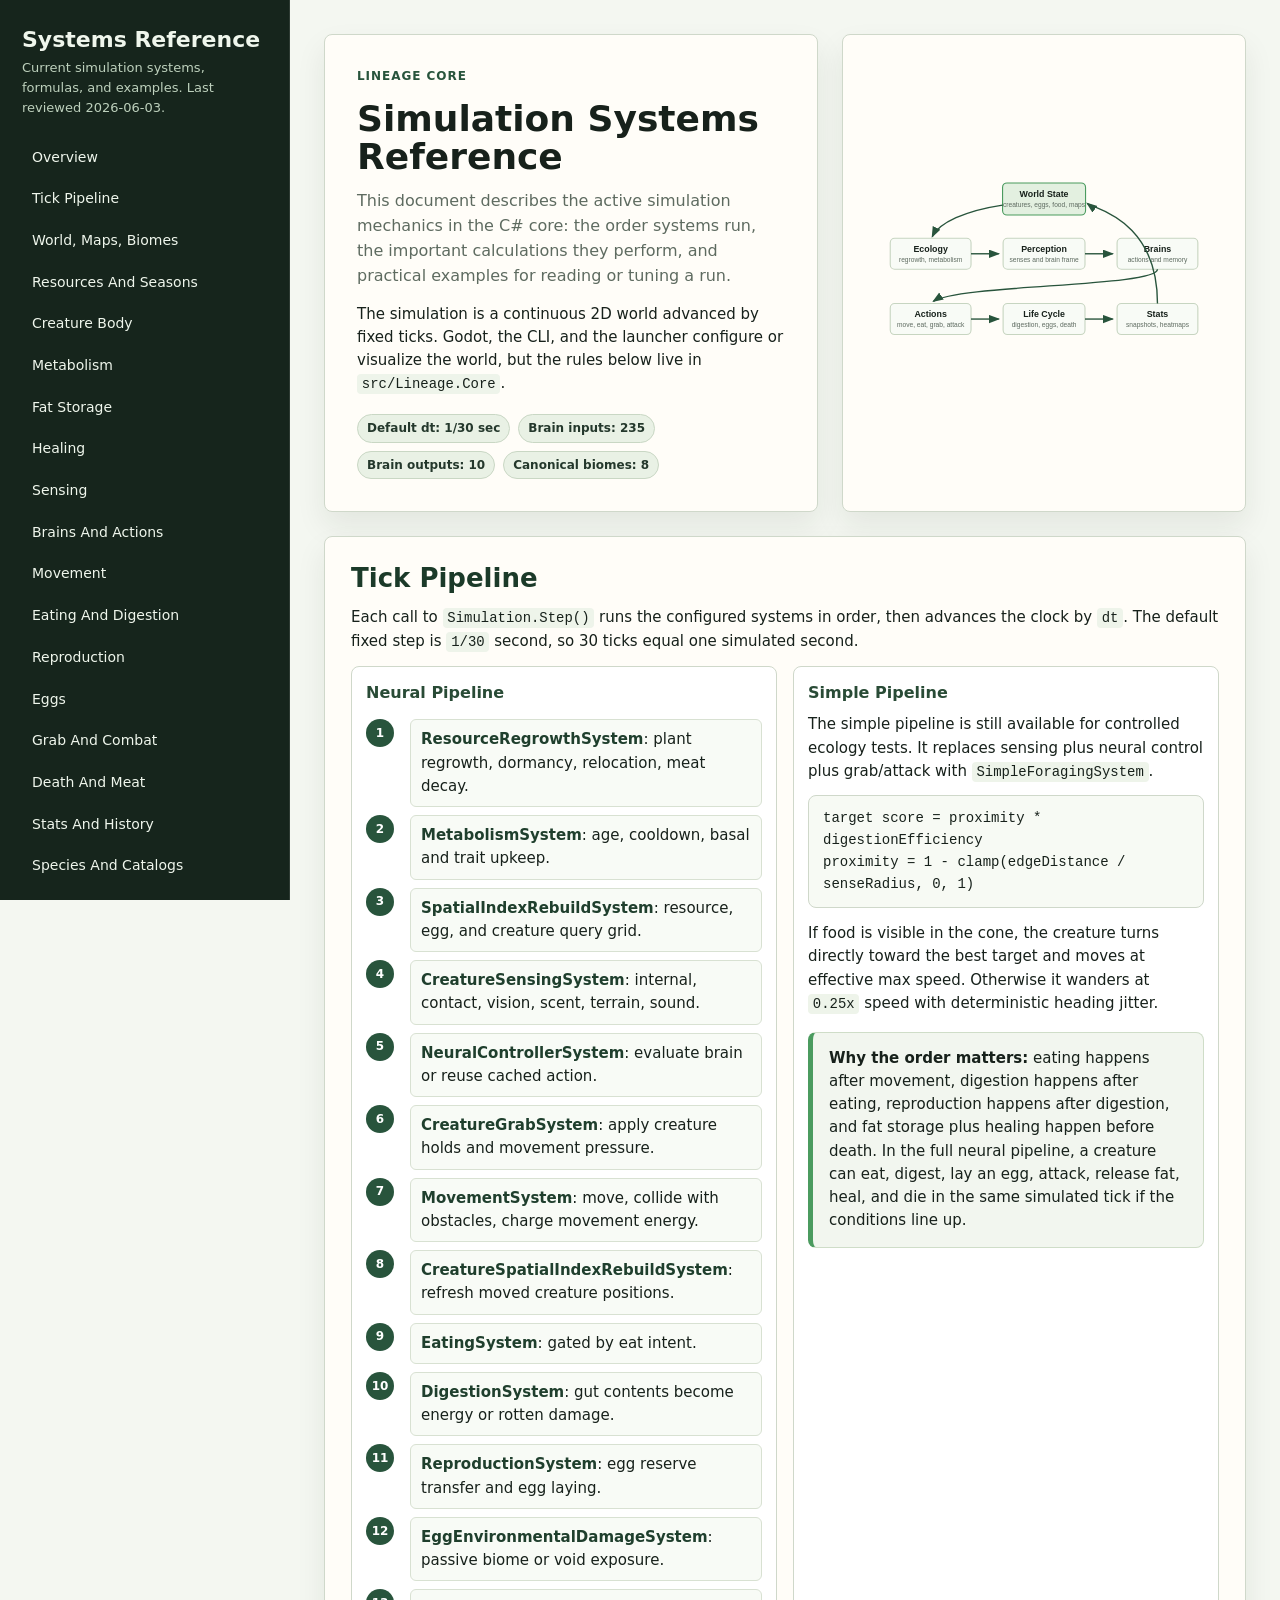
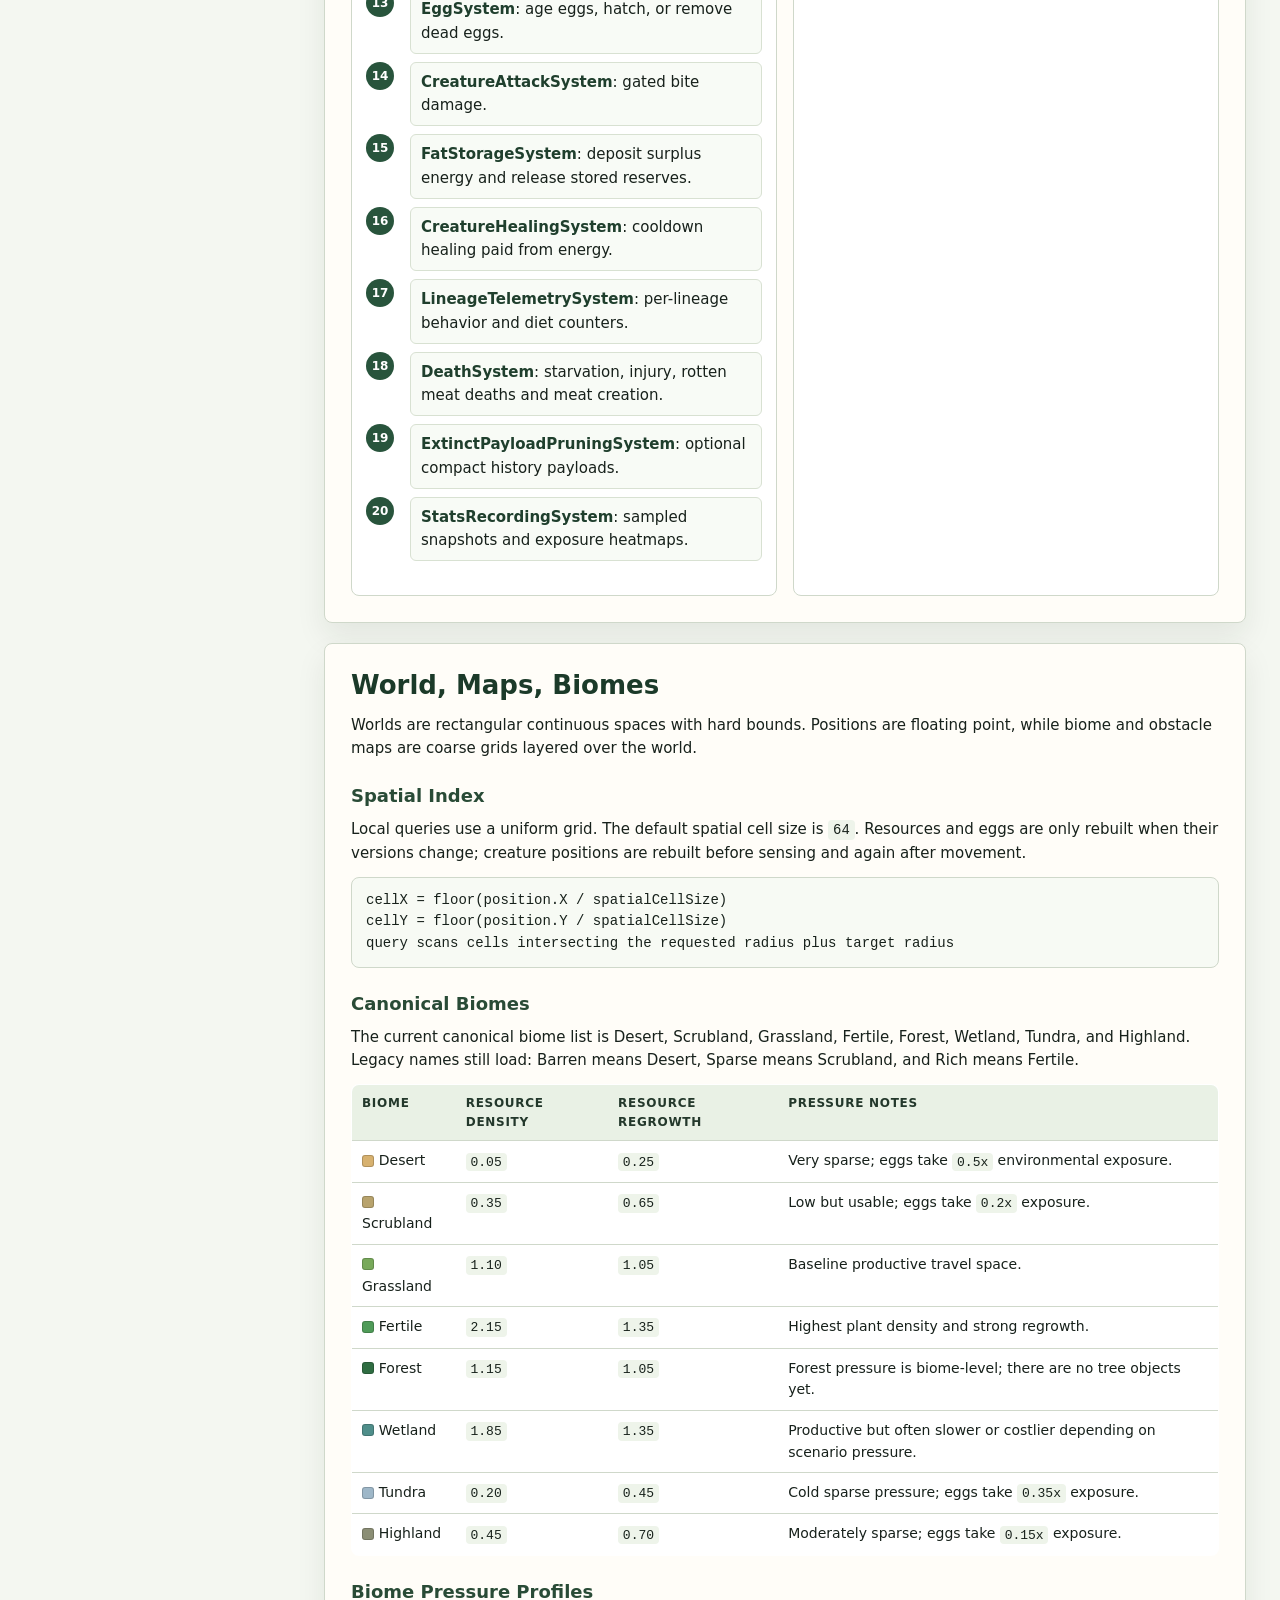
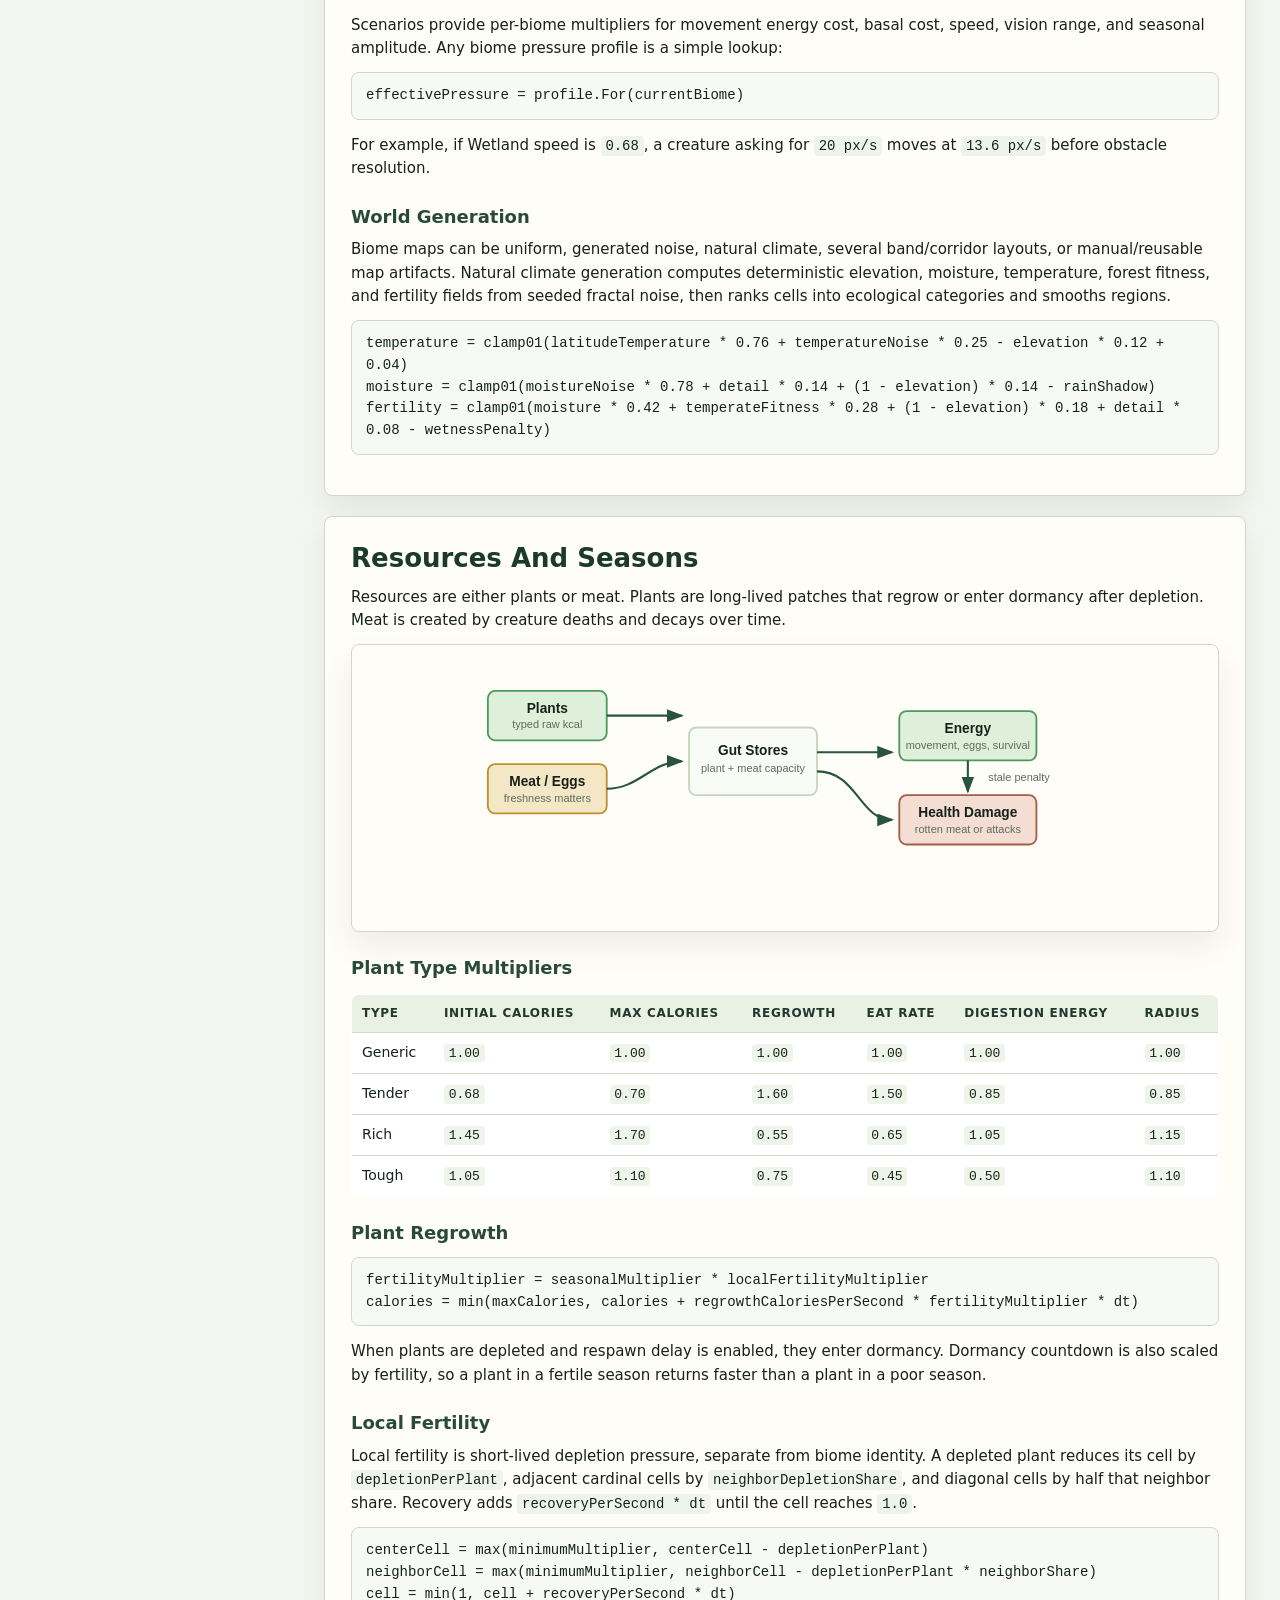
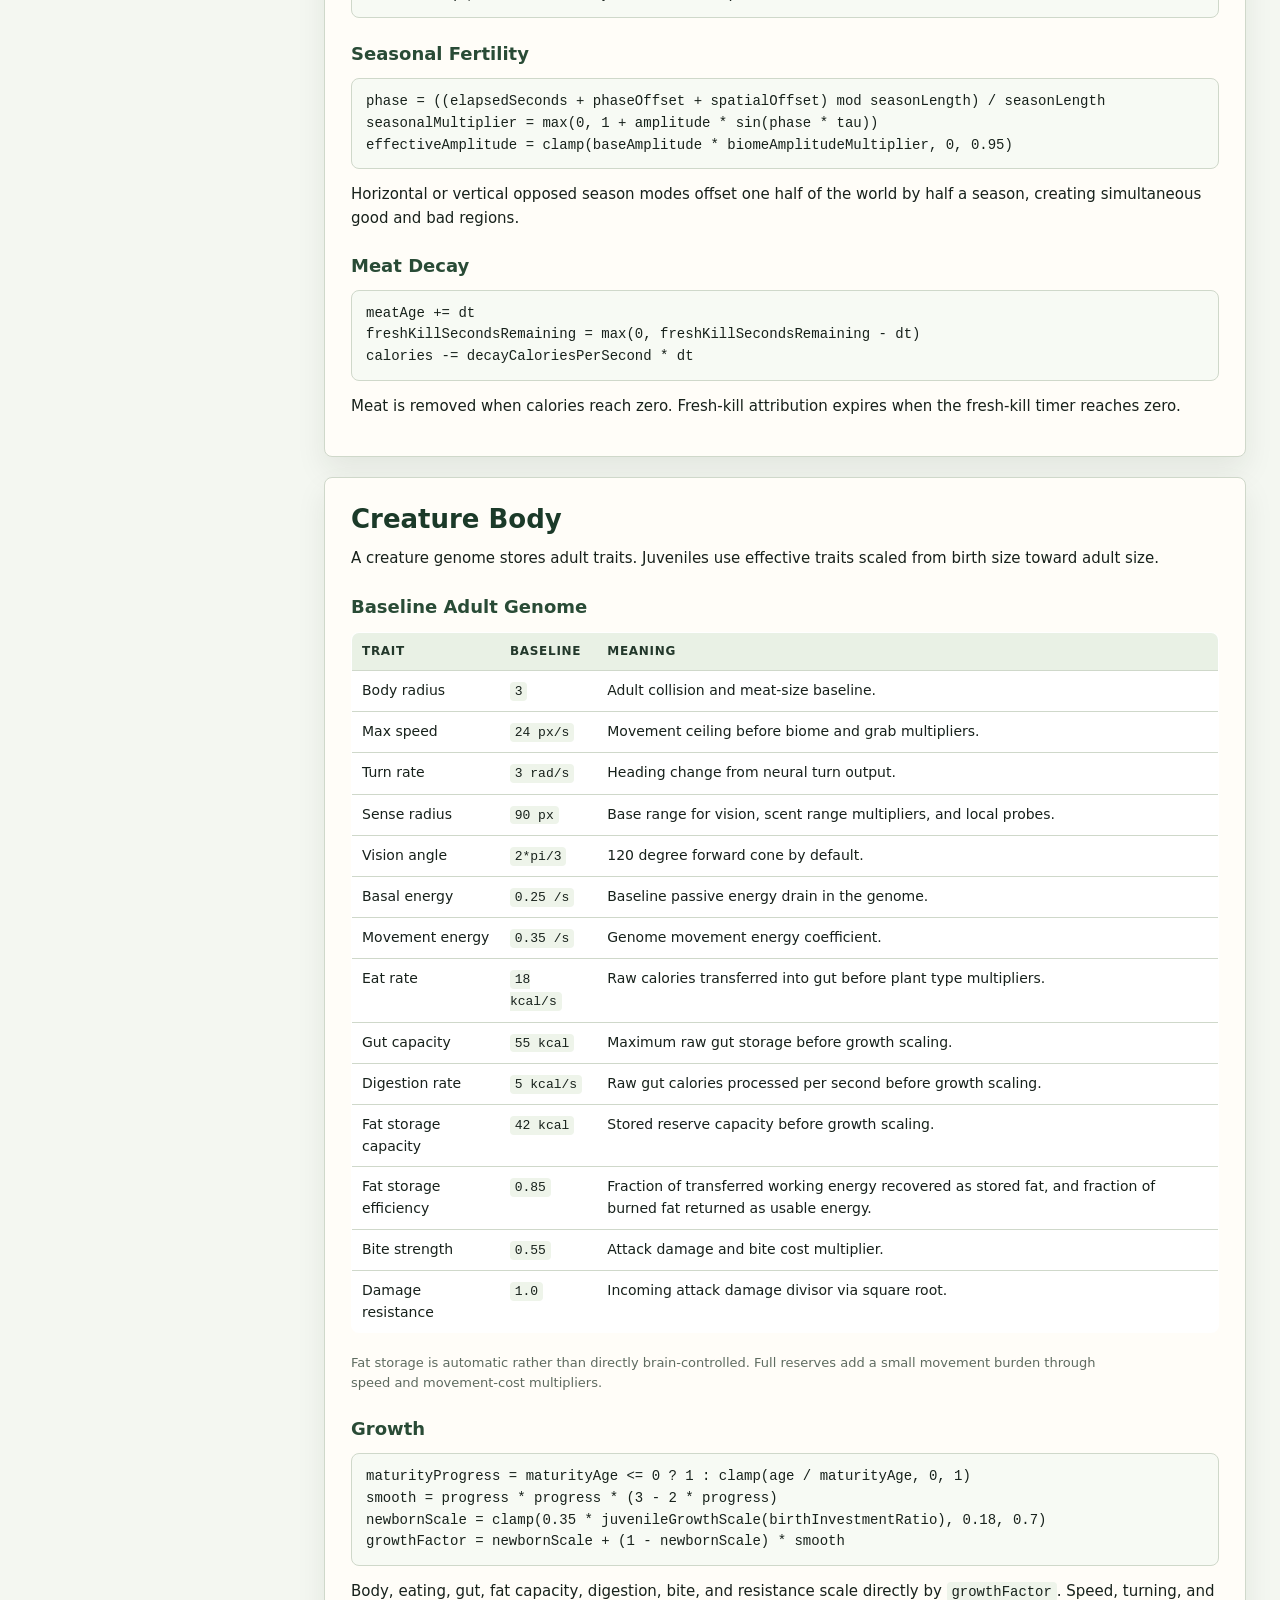
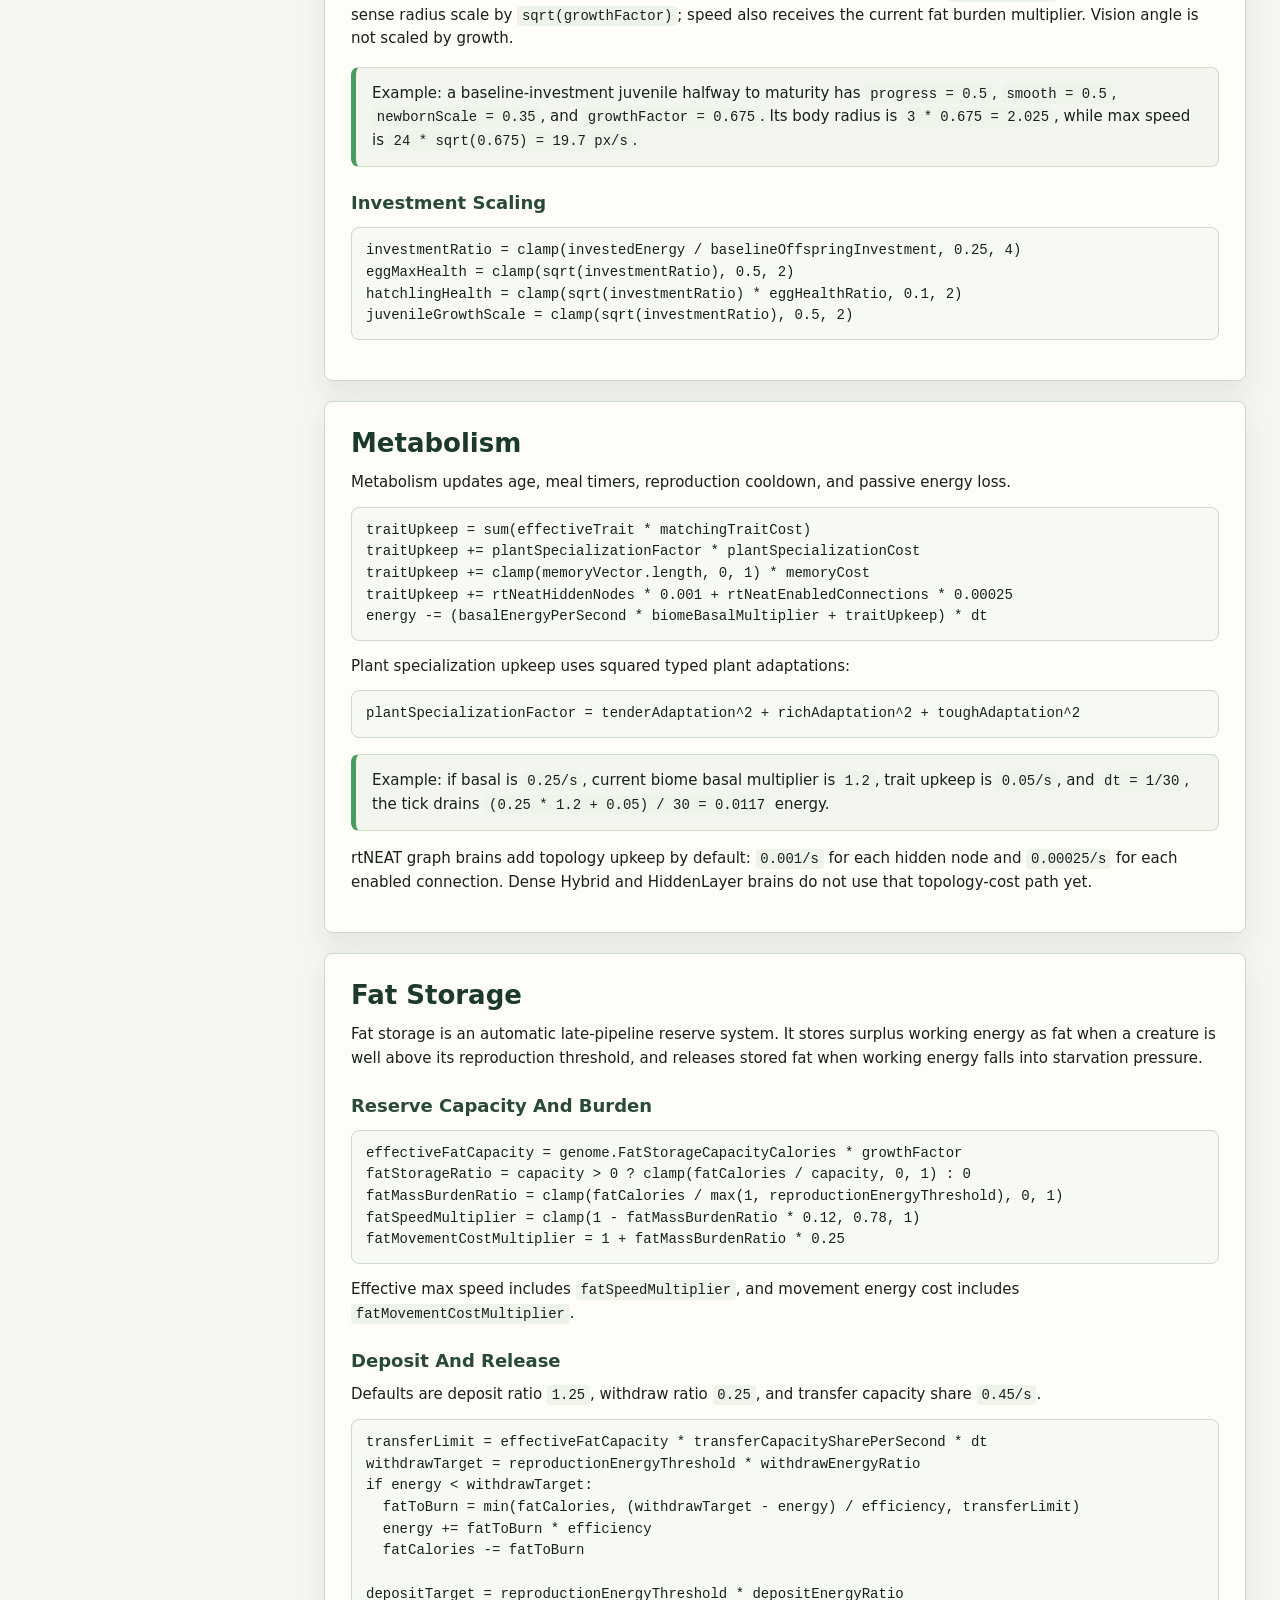
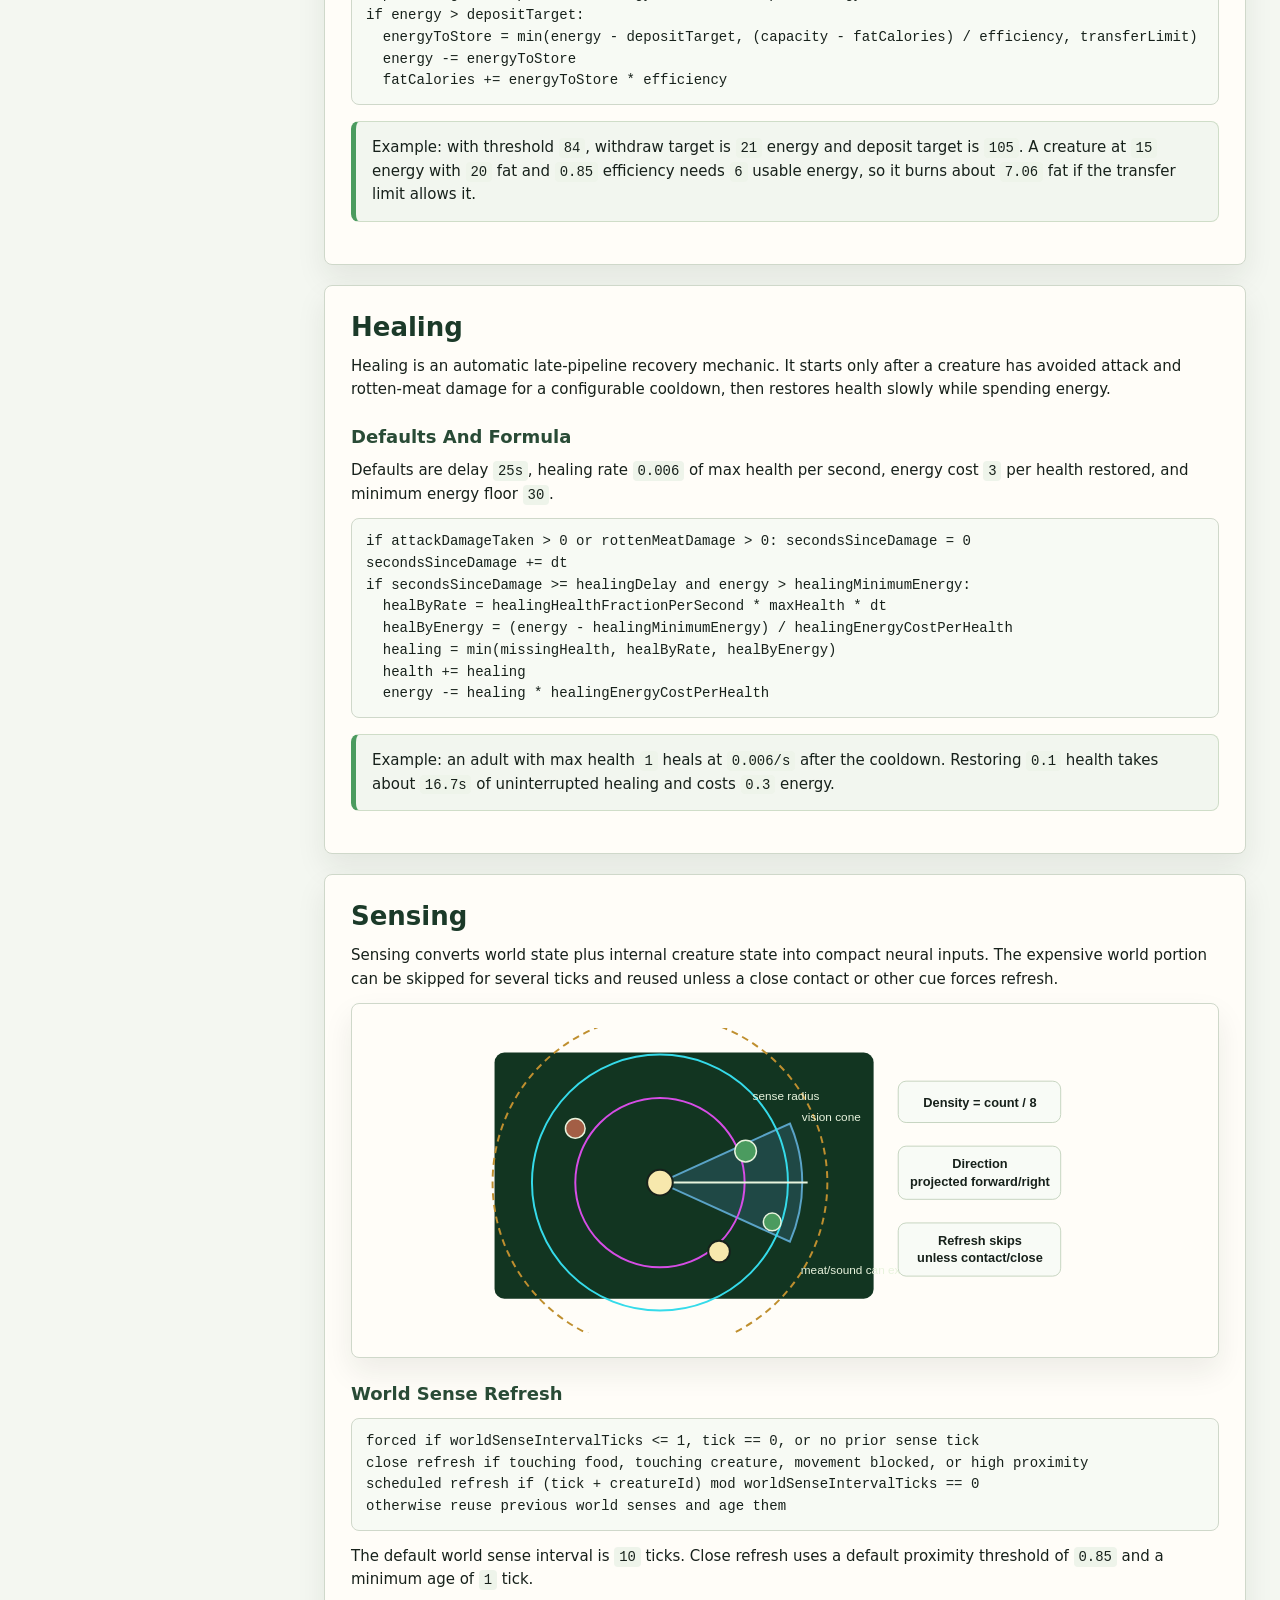
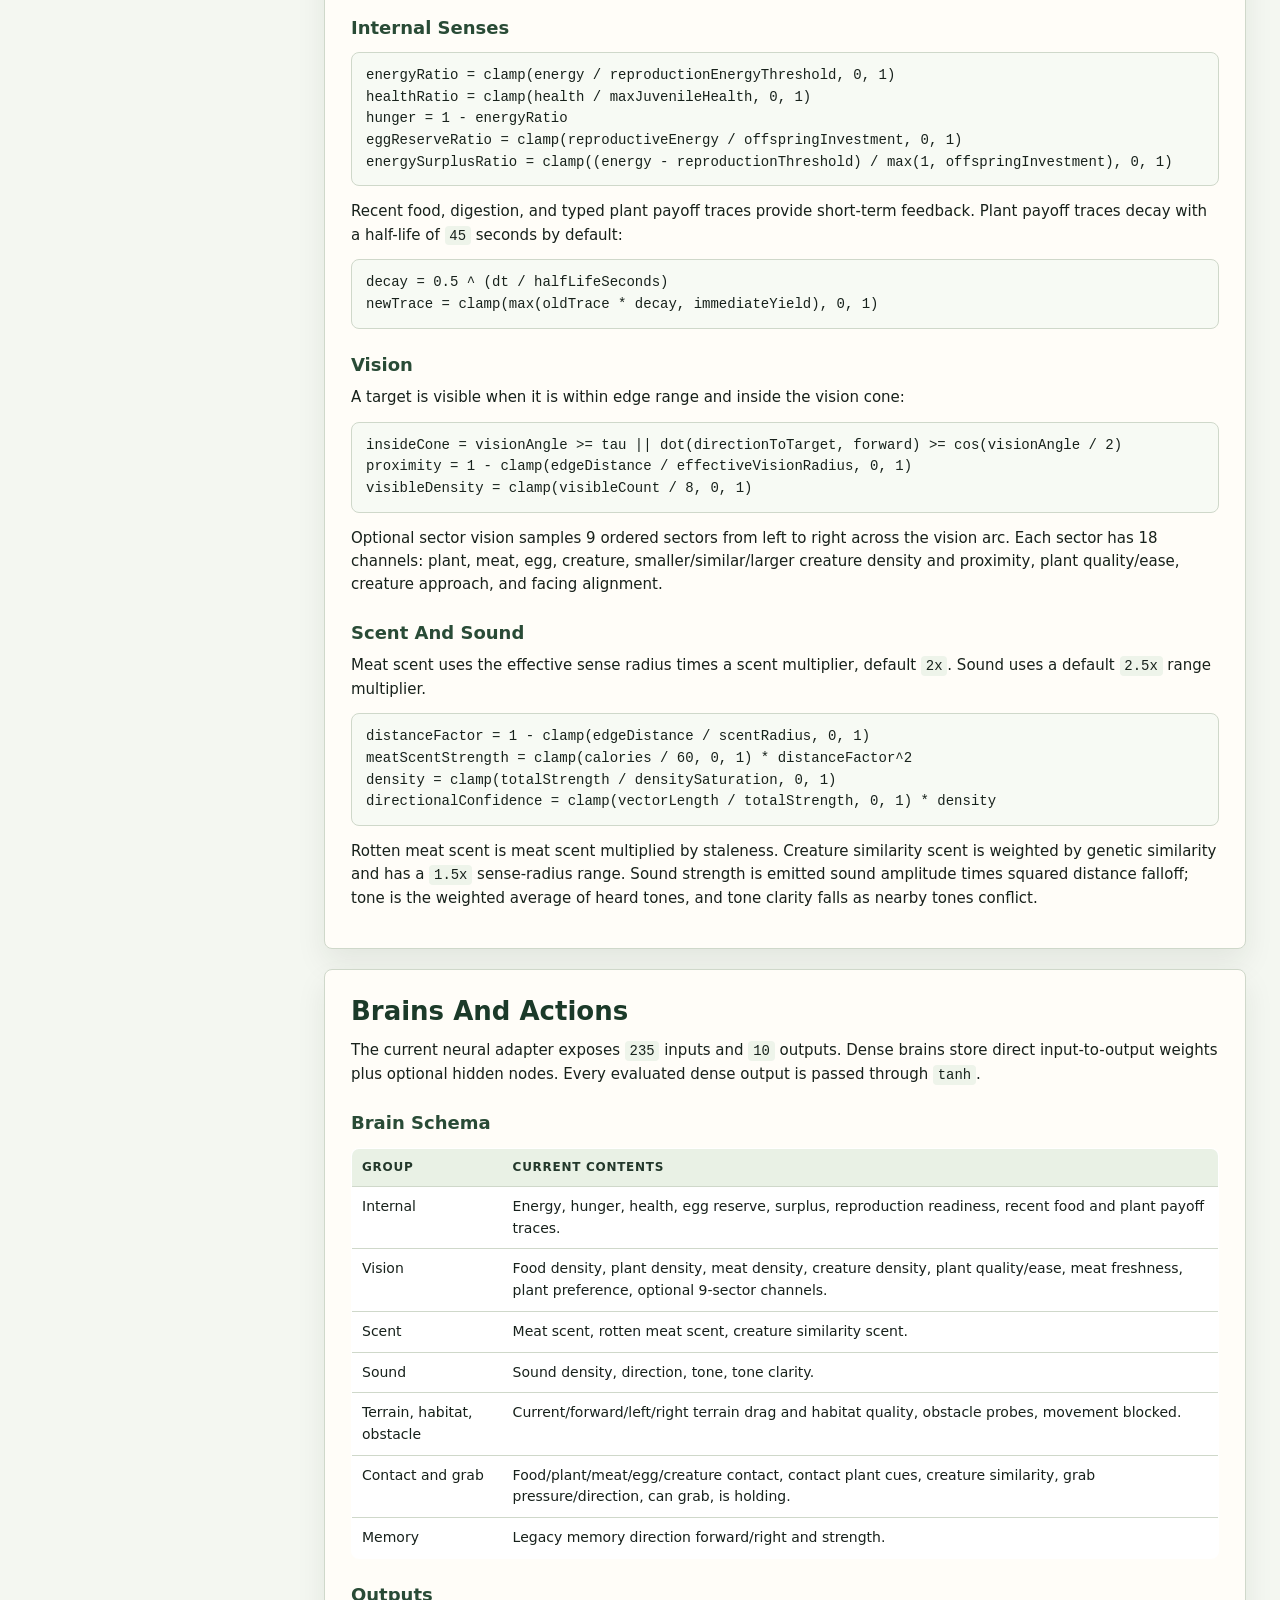
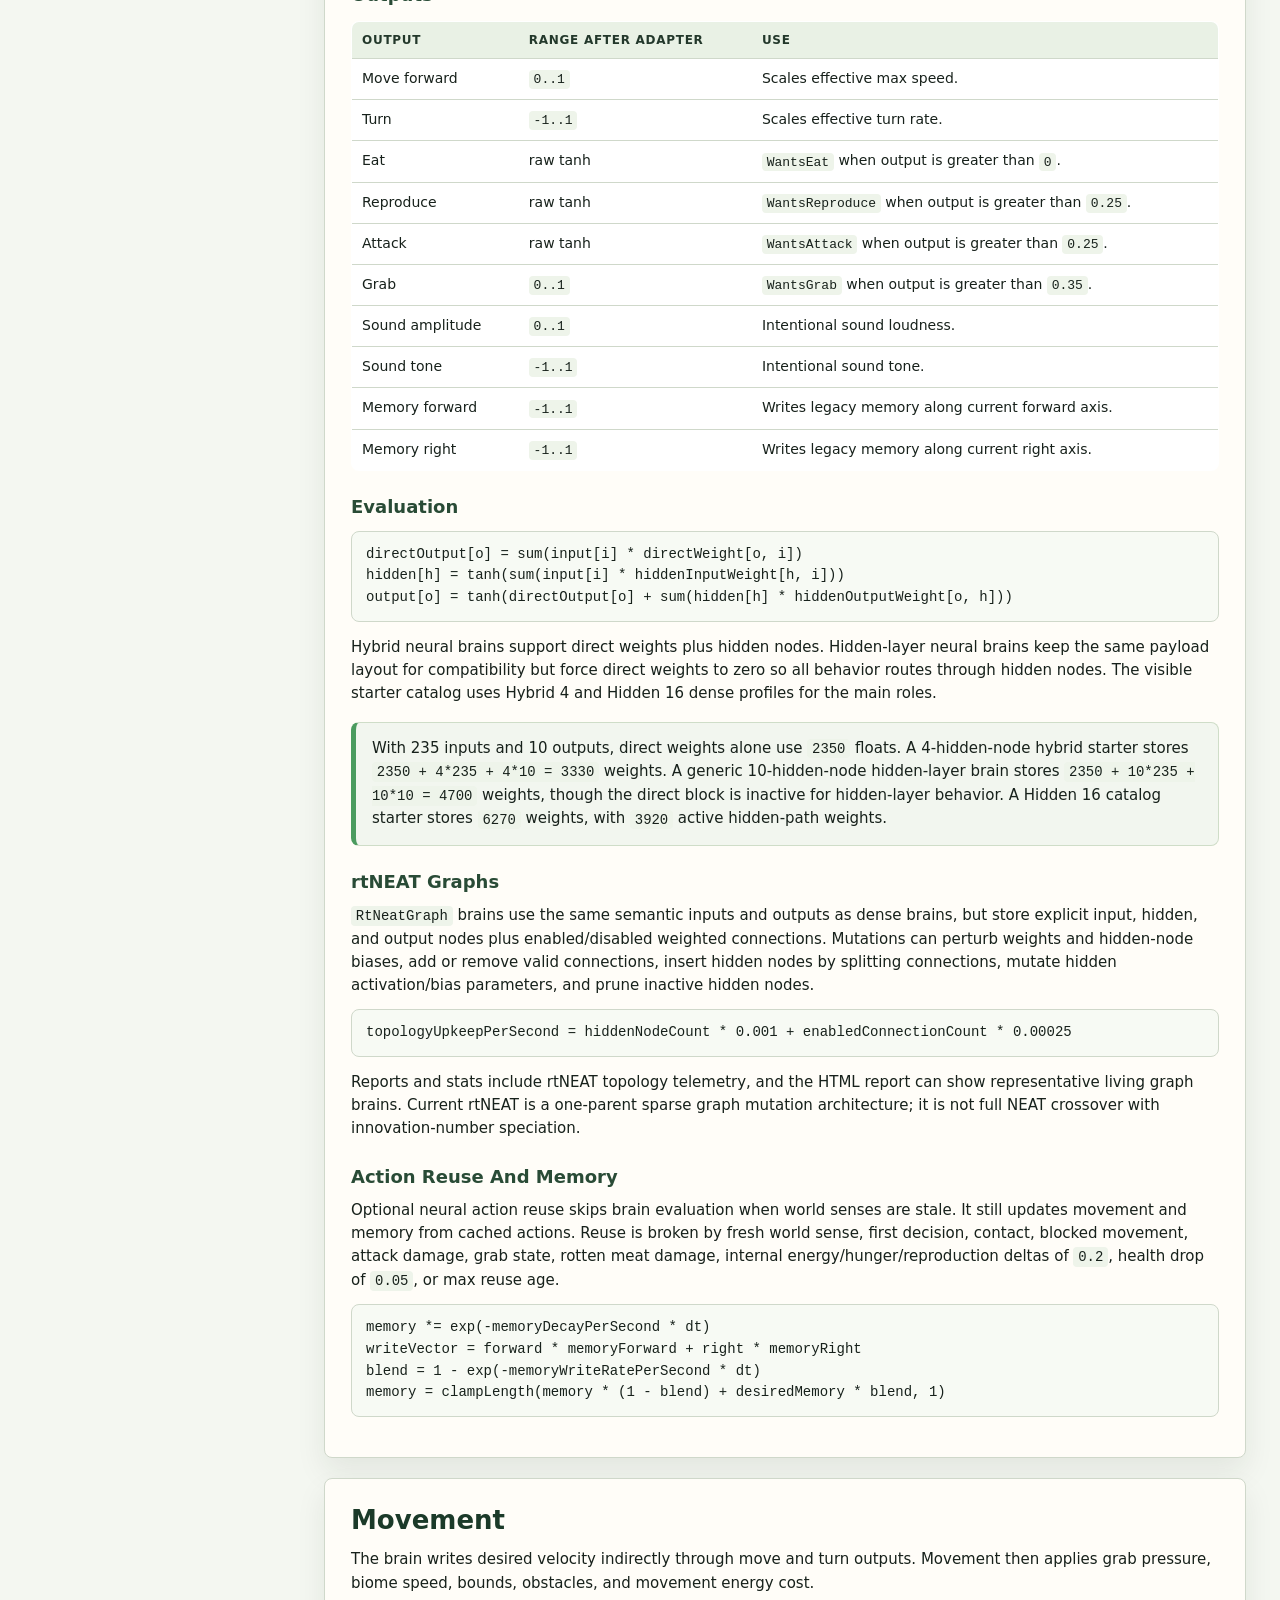
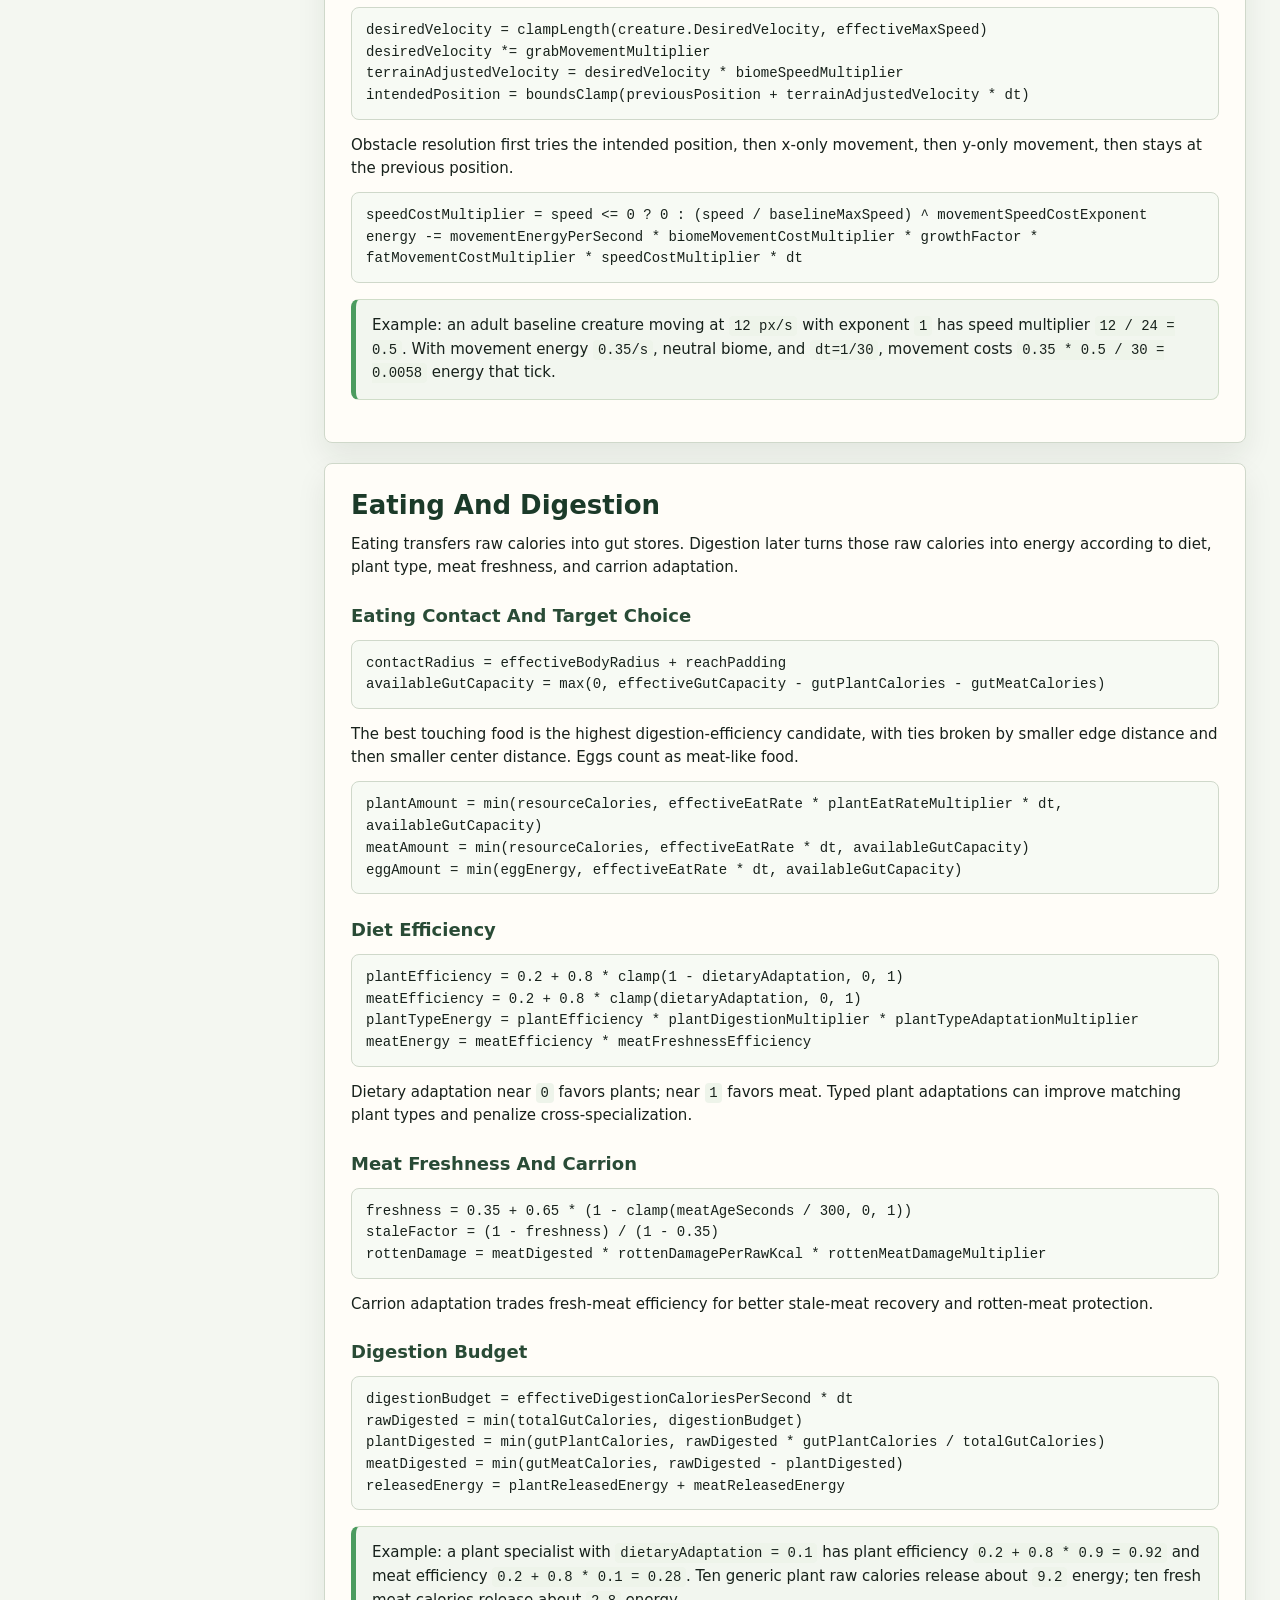
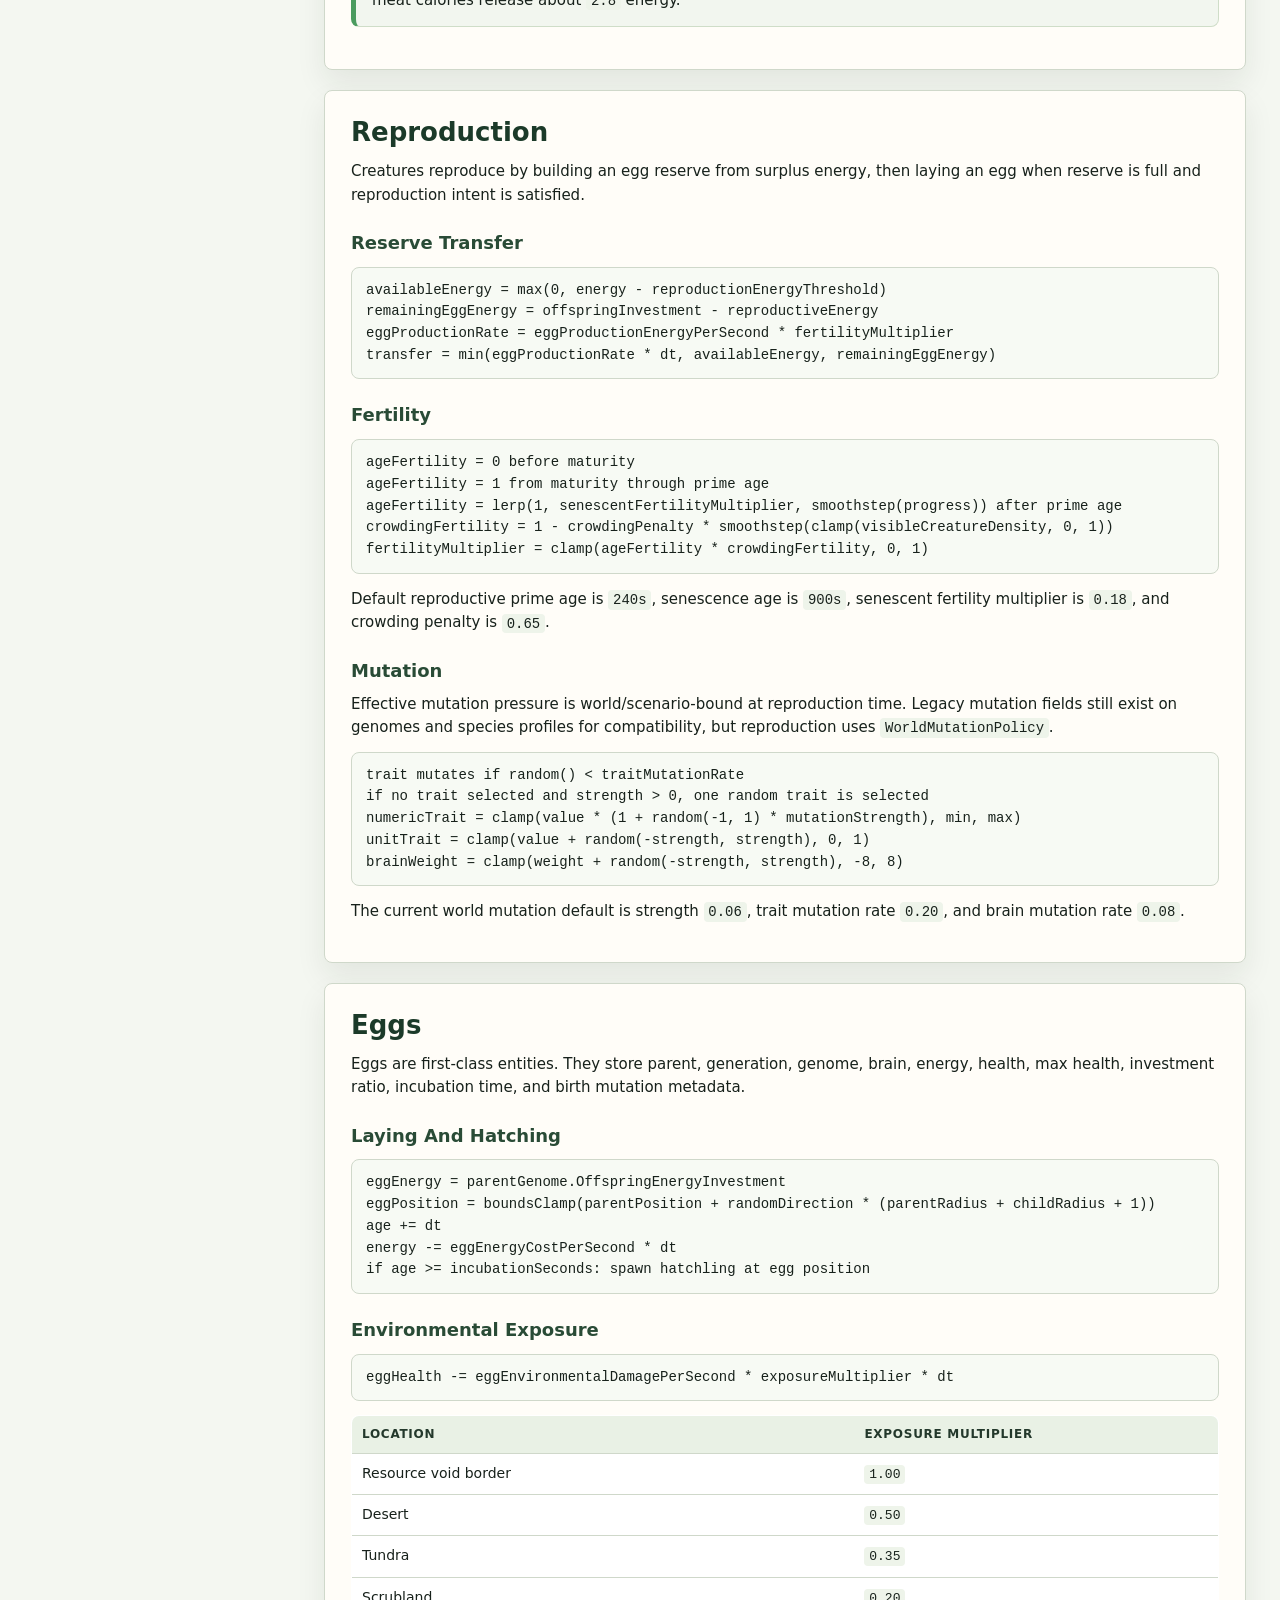
<file: docs/simulation-systems-reference.html>
<!doctype html>
<html lang="en">
<head>
  <meta charset="utf-8">
  <meta name="viewport" content="width=device-width, initial-scale=1">
  <title>Lineage Simulation Systems Reference</title>
  <style>
    :root {
      color-scheme: light;
      --paper: #fffdf8;
      --mist: #f4f7f1;
      --ink: #17211b;
      --muted: #5e6b60;
      --line: #cfd8ca;
      --forest: #28543c;
      --leaf: #4b9b5f;
      --water: #427aa1;
      --gold: #bf8f2f;
      --rust: #a35e45;
      --berry: #8d5578;
      --panel: #ffffff;
      --code: #eef4ea;
      --shadow: 0 14px 30px rgba(23, 33, 27, 0.08);
    }

    * {
      box-sizing: border-box;
    }

    html {
      scroll-behavior: smooth;
    }

    body {
      margin: 0;
      color: var(--ink);
      background: var(--mist);
      font: 15px/1.55 "Segoe UI", system-ui, -apple-system, BlinkMacSystemFont, sans-serif;
    }

    a {
      color: #245c82;
      text-decoration-thickness: 1px;
      text-underline-offset: 3px;
    }

    a:hover {
      color: #153e59;
    }

    code {
      padding: 0.12rem 0.3rem;
      background: var(--code);
      border-radius: 4px;
      font-family: "Cascadia Mono", "Consolas", monospace;
      font-size: 0.93em;
    }

    pre {
      overflow: auto;
      padding: 14px 16px;
      background: #17231c;
      color: #edf6e9;
      border-radius: 8px;
      line-height: 1.45;
    }

    pre code {
      padding: 0;
      color: inherit;
      background: transparent;
      border-radius: 0;
    }

    table {
      width: 100%;
      border-collapse: collapse;
      margin: 12px 0 20px;
      background: var(--panel);
      border: 1px solid var(--line);
      border-radius: 8px;
      overflow: hidden;
      font-size: 14px;
    }

    th,
    td {
      padding: 9px 10px;
      vertical-align: top;
      border-bottom: 1px solid var(--line);
    }

    th {
      color: #23382b;
      background: #e9f1e5;
      font-size: 12px;
      letter-spacing: 0.06em;
      text-align: left;
      text-transform: uppercase;
    }

    tr:last-child td {
      border-bottom: 0;
    }

    .shell {
      display: grid;
      grid-template-columns: minmax(220px, 290px) minmax(0, 1fr);
      min-height: 100vh;
    }

    .side {
      position: sticky;
      top: 0;
      height: 100vh;
      overflow: auto;
      padding: 28px 22px;
      color: #eff6ec;
      background: #16251c;
      border-right: 1px solid rgba(255, 255, 255, 0.1);
    }

    .side h1 {
      margin: 0 0 6px;
      font-size: 22px;
      line-height: 1.1;
      letter-spacing: 0;
    }

    .side p {
      margin: 0 0 20px;
      color: #bdd0bc;
      font-size: 13px;
    }

    .side nav {
      display: grid;
      gap: 4px;
    }

    .side a {
      display: block;
      padding: 8px 10px;
      color: #eff6ec;
      border-radius: 6px;
      text-decoration: none;
      font-size: 14px;
    }

    .side a:hover {
      background: rgba(255, 255, 255, 0.08);
    }

    main {
      padding: 34px;
    }

    .hero {
      display: grid;
      grid-template-columns: minmax(0, 1.1fr) minmax(280px, 0.9fr);
      gap: 24px;
      align-items: stretch;
      margin-bottom: 24px;
    }

    .hero-copy,
    .diagram,
    section {
      background: var(--paper);
      border: 1px solid var(--line);
      border-radius: 8px;
      box-shadow: var(--shadow);
    }

    .hero-copy {
      padding: 32px;
    }

    .eyebrow {
      margin: 0 0 10px;
      color: var(--forest);
      font-size: 12px;
      font-weight: 700;
      letter-spacing: 0.08em;
      text-transform: uppercase;
    }

    h2,
    h3,
    h4 {
      letter-spacing: 0;
    }

    .hero h2 {
      margin: 0 0 12px;
      font-size: 36px;
      line-height: 1.08;
    }

    .hero p {
      max-width: 76ch;
      margin: 0 0 14px;
    }

    .meta {
      display: flex;
      flex-wrap: wrap;
      gap: 8px;
      margin-top: 18px;
    }

    .pill {
      display: inline-flex;
      align-items: center;
      min-height: 26px;
      padding: 4px 9px;
      color: #24382c;
      background: #e9f1e5;
      border: 1px solid #c9d7c4;
      border-radius: 999px;
      font-size: 12px;
      font-weight: 700;
    }

    .diagram {
      display: grid;
      place-items: center;
      min-height: 280px;
      padding: 24px;
    }

    .diagram svg {
      width: 100%;
      max-width: 640px;
      height: auto;
    }

    .content-grid {
      display: grid;
      grid-template-columns: minmax(0, 1fr);
      gap: 20px;
    }

    section {
      padding: 26px;
    }

    section h2 {
      margin: 0 0 12px;
      color: #1b3a29;
      font-size: 26px;
      line-height: 1.2;
    }

    section h3 {
      margin: 22px 0 8px;
      color: #294b36;
      font-size: 18px;
    }

    section h4 {
      margin: 18px 0 6px;
      color: #3d5946;
      font-size: 15px;
    }

    section p {
      max-width: 92ch;
      margin: 0 0 12px;
    }

    .lead {
      color: var(--muted);
      font-size: 16px;
    }

    .callout {
      margin: 16px 0;
      padding: 14px 16px;
      background: #f2f6ef;
      border: 1px solid #cfddc8;
      border-left: 5px solid var(--leaf);
      border-radius: 8px;
    }

    .warning {
      border-left-color: var(--rust);
      background: #fbf1ec;
      border-color: #e5cbbf;
    }

    .formula {
      margin: 10px 0 14px;
      padding: 12px 14px;
      background: #f7faf4;
      border: 1px solid var(--line);
      border-radius: 8px;
      font-family: "Cascadia Mono", "Consolas", monospace;
      font-size: 14px;
      line-height: 1.55;
      overflow-x: auto;
    }

    .twocol {
      display: grid;
      grid-template-columns: repeat(2, minmax(0, 1fr));
      gap: 16px;
    }

    .mini {
      padding: 14px;
      background: var(--panel);
      border: 1px solid var(--line);
      border-radius: 8px;
    }

    .mini h3 {
      margin-top: 0;
      font-size: 16px;
    }

    .compact-list {
      margin: 8px 0 16px;
      padding-left: 22px;
    }

    .compact-list li {
      margin: 4px 0;
    }

    .pipeline {
      display: grid;
      gap: 8px;
      margin: 14px 0 20px;
    }

    .step-row {
      display: grid;
      grid-template-columns: 34px minmax(0, 1fr);
      gap: 10px;
      align-items: start;
    }

    .num {
      display: grid;
      place-items: center;
      width: 28px;
      height: 28px;
      color: #fff;
      background: var(--forest);
      border-radius: 50%;
      font-weight: 700;
      font-size: 12px;
    }

    .step {
      padding: 8px 10px;
      background: #f8fbf6;
      border: 1px solid #d8e1d2;
      border-radius: 6px;
    }

    .step strong {
      color: #1f3f2d;
    }

    .swatch {
      display: inline-block;
      width: 0.85em;
      height: 0.85em;
      margin-right: 0.35em;
      vertical-align: -0.1em;
      border-radius: 3px;
      border: 1px solid rgba(0, 0, 0, 0.18);
    }

    .small {
      color: var(--muted);
      font-size: 13px;
    }

    @media (max-width: 1040px) {
      .shell {
        grid-template-columns: 1fr;
      }

      .side {
        position: static;
        height: auto;
      }

      .side nav {
        grid-template-columns: repeat(auto-fit, minmax(160px, 1fr));
      }

      main {
        padding: 22px;
      }

      .hero {
        grid-template-columns: 1fr;
      }

      .twocol {
        grid-template-columns: 1fr;
      }
    }

    @media (max-width: 640px) {
      main {
        padding: 14px;
      }

      .hero-copy,
      section {
        padding: 20px;
      }

      .hero h2 {
        font-size: 30px;
      }

      table {
        display: block;
        overflow-x: auto;
      }
    }
  </style>
</head>
<body>
  <div class="shell">
    <aside class="side">
      <h1>Systems Reference</h1>
      <p>Current simulation systems, formulas, and examples. Last reviewed 2026-06-03.</p>
      <nav aria-label="Reference index">
        <a href="#overview">Overview</a>
        <a href="#tick-pipeline">Tick Pipeline</a>
        <a href="#world">World, Maps, Biomes</a>
        <a href="#resources">Resources And Seasons</a>
        <a href="#creatures">Creature Body</a>
        <a href="#metabolism">Metabolism</a>
        <a href="#fat-storage">Fat Storage</a>
        <a href="#healing">Healing</a>
        <a href="#sensing">Sensing</a>
        <a href="#brains">Brains And Actions</a>
        <a href="#movement">Movement</a>
        <a href="#feeding">Eating And Digestion</a>
        <a href="#reproduction">Reproduction</a>
        <a href="#eggs">Eggs</a>
        <a href="#interaction">Grab And Combat</a>
        <a href="#death">Death And Meat</a>
        <a href="#stats">Stats And History</a>
        <a href="#species">Species And Catalogs</a>
        <a href="#examples">Worked Examples</a>
        <a href="#appendix">Formula Appendix</a>
      </nav>
    </aside>

    <main>
      <div class="hero" id="overview">
        <div class="hero-copy">
          <p class="eyebrow">Lineage Core</p>
          <h2>Simulation Systems Reference</h2>
          <p class="lead">This document describes the active simulation mechanics in the C# core: the order systems run, the important calculations they perform, and practical examples for reading or tuning a run.</p>
          <p>The simulation is a continuous 2D world advanced by fixed ticks. Godot, the CLI, and the launcher configure or visualize the world, but the rules below live in <code>src/Lineage.Core</code>.</p>
          <div class="meta">
            <span class="pill">Default dt: 1/30 sec</span>
            <span class="pill">Brain inputs: 235</span>
            <span class="pill">Brain outputs: 10</span>
            <span class="pill">Canonical biomes: 8</span>
          </div>
        </div>
        <div class="diagram" aria-label="High level simulation loop illustration">
          <svg viewBox="0 0 640 360" role="img" aria-labelledby="loop-title loop-desc">
            <title id="loop-title">Simulation loop</title>
            <desc id="loop-desc">World state flows through ecology, sensing, brains, action systems, reproduction, death, and stats.</desc>
            <defs>
              <marker id="arrow" markerWidth="10" markerHeight="10" refX="7" refY="3" orient="auto">
                <path d="M0,0 L0,6 L8,3 z" fill="#28543c"></path>
              </marker>
              <style>
                .box { fill: #f8fbf6; stroke: #c7d5c1; stroke-width: 2; }
                .accent { fill: #e3f0e0; stroke: #4b9b5f; stroke-width: 2; }
                .label { fill: #17211b; font: 16px Segoe UI, sans-serif; font-weight: 700; }
                .note { fill: #5e6b60; font: 12px Segoe UI, sans-serif; }
                .arrow { stroke: #28543c; stroke-width: 2.5; fill: none; marker-end: url(#arrow); }
              </style>
            </defs>
            <rect class="accent" x="245" y="18" width="150" height="58" rx="8"></rect>
            <text class="label" x="320" y="43" text-anchor="middle">World State</text>
            <text class="note" x="320" y="61" text-anchor="middle">creatures, eggs, food, maps</text>
            <rect class="box" x="42" y="118" width="146" height="56" rx="8"></rect>
            <text class="label" x="115" y="143" text-anchor="middle">Ecology</text>
            <text class="note" x="115" y="160" text-anchor="middle">regrowth, metabolism</text>
            <rect class="box" x="246" y="118" width="148" height="56" rx="8"></rect>
            <text class="label" x="320" y="143" text-anchor="middle">Perception</text>
            <text class="note" x="320" y="160" text-anchor="middle">senses and brain frame</text>
            <rect class="box" x="452" y="118" width="146" height="56" rx="8"></rect>
            <text class="label" x="525" y="143" text-anchor="middle">Brains</text>
            <text class="note" x="525" y="160" text-anchor="middle">actions and memory</text>
            <rect class="box" x="42" y="236" width="146" height="56" rx="8"></rect>
            <text class="label" x="115" y="261" text-anchor="middle">Actions</text>
            <text class="note" x="115" y="278" text-anchor="middle">move, eat, grab, attack</text>
            <rect class="box" x="246" y="236" width="148" height="56" rx="8"></rect>
            <text class="label" x="320" y="261" text-anchor="middle">Life Cycle</text>
            <text class="note" x="320" y="278" text-anchor="middle">digestion, eggs, death</text>
            <rect class="box" x="452" y="236" width="146" height="56" rx="8"></rect>
            <text class="label" x="525" y="261" text-anchor="middle">Stats</text>
            <text class="note" x="525" y="278" text-anchor="middle">snapshots, heatmaps</text>
            <path class="arrow" d="M245 58 C178 68 130 90 118 115"></path>
            <path class="arrow" d="M188 146 H238"></path>
            <path class="arrow" d="M394 146 H444"></path>
            <path class="arrow" d="M525 174 C525 206 167 201 120 232"></path>
            <path class="arrow" d="M188 264 H238"></path>
            <path class="arrow" d="M394 264 H444"></path>
            <path class="arrow" d="M525 236 C525 84 410 64 398 55"></path>
          </svg>
        </div>
      </div>

      <div class="content-grid">
        <section id="tick-pipeline">
          <h2>Tick Pipeline</h2>
          <p>Each call to <code>Simulation.Step()</code> runs the configured systems in order, then advances the clock by <code>dt</code>. The default fixed step is <code>1/30</code> second, so 30 ticks equal one simulated second.</p>

          <div class="twocol">
            <div class="mini">
              <h3>Neural Pipeline</h3>
              <div class="pipeline">
                <div class="step-row"><span class="num">1</span><div class="step"><strong>ResourceRegrowthSystem</strong>: plant regrowth, dormancy, relocation, meat decay.</div></div>
                <div class="step-row"><span class="num">2</span><div class="step"><strong>MetabolismSystem</strong>: age, cooldown, basal and trait upkeep.</div></div>
                <div class="step-row"><span class="num">3</span><div class="step"><strong>SpatialIndexRebuildSystem</strong>: resource, egg, and creature query grid.</div></div>
                <div class="step-row"><span class="num">4</span><div class="step"><strong>CreatureSensingSystem</strong>: internal, contact, vision, scent, terrain, sound.</div></div>
                <div class="step-row"><span class="num">5</span><div class="step"><strong>NeuralControllerSystem</strong>: evaluate brain or reuse cached action.</div></div>
                <div class="step-row"><span class="num">6</span><div class="step"><strong>CreatureGrabSystem</strong>: apply creature holds and movement pressure.</div></div>
                <div class="step-row"><span class="num">7</span><div class="step"><strong>MovementSystem</strong>: move, collide with obstacles, charge movement energy.</div></div>
                <div class="step-row"><span class="num">8</span><div class="step"><strong>CreatureSpatialIndexRebuildSystem</strong>: refresh moved creature positions.</div></div>
                <div class="step-row"><span class="num">9</span><div class="step"><strong>EatingSystem</strong>: gated by eat intent.</div></div>
                <div class="step-row"><span class="num">10</span><div class="step"><strong>DigestionSystem</strong>: gut contents become energy or rotten damage.</div></div>
                <div class="step-row"><span class="num">11</span><div class="step"><strong>ReproductionSystem</strong>: egg reserve transfer and egg laying.</div></div>
                <div class="step-row"><span class="num">12</span><div class="step"><strong>EggEnvironmentalDamageSystem</strong>: passive biome or void exposure.</div></div>
                <div class="step-row"><span class="num">13</span><div class="step"><strong>EggSystem</strong>: age eggs, hatch, or remove dead eggs.</div></div>
                <div class="step-row"><span class="num">14</span><div class="step"><strong>CreatureAttackSystem</strong>: gated bite damage.</div></div>
                <div class="step-row"><span class="num">15</span><div class="step"><strong>FatStorageSystem</strong>: deposit surplus energy and release stored reserves.</div></div>
                <div class="step-row"><span class="num">16</span><div class="step"><strong>CreatureHealingSystem</strong>: cooldown healing paid from energy.</div></div>
                <div class="step-row"><span class="num">17</span><div class="step"><strong>LineageTelemetrySystem</strong>: per-lineage behavior and diet counters.</div></div>
                <div class="step-row"><span class="num">18</span><div class="step"><strong>DeathSystem</strong>: starvation, injury, rotten meat deaths and meat creation.</div></div>
                <div class="step-row"><span class="num">19</span><div class="step"><strong>ExtinctPayloadPruningSystem</strong>: optional compact history payloads.</div></div>
                <div class="step-row"><span class="num">20</span><div class="step"><strong>StatsRecordingSystem</strong>: sampled snapshots and exposure heatmaps.</div></div>
              </div>
            </div>
            <div class="mini">
              <h3>Simple Pipeline</h3>
              <p>The simple pipeline is still available for controlled ecology tests. It replaces sensing plus neural control plus grab/attack with <code>SimpleForagingSystem</code>.</p>
              <div class="formula">
target score = proximity * digestionEfficiency<br>
proximity = 1 - clamp(edgeDistance / senseRadius, 0, 1)
              </div>
              <p>If food is visible in the cone, the creature turns directly toward the best target and moves at effective max speed. Otherwise it wanders at <code>0.25x</code> speed with deterministic heading jitter.</p>
              <div class="callout">
                <strong>Why the order matters:</strong> eating happens after movement, digestion happens after eating, reproduction happens after digestion, and fat storage plus healing happen before death. In the full neural pipeline, a creature can eat, digest, lay an egg, attack, release fat, heal, and die in the same simulated tick if the conditions line up.
              </div>
            </div>
          </div>
        </section>

        <section id="world">
          <h2>World, Maps, Biomes</h2>
          <p>Worlds are rectangular continuous spaces with hard bounds. Positions are floating point, while biome and obstacle maps are coarse grids layered over the world.</p>

          <h3>Spatial Index</h3>
          <p>Local queries use a uniform grid. The default spatial cell size is <code>64</code>. Resources and eggs are only rebuilt when their versions change; creature positions are rebuilt before sensing and again after movement.</p>
          <div class="formula">
cellX = floor(position.X / spatialCellSize)<br>
cellY = floor(position.Y / spatialCellSize)<br>
query scans cells intersecting the requested radius plus target radius
          </div>

          <h3>Canonical Biomes</h3>
          <p>The current canonical biome list is Desert, Scrubland, Grassland, Fertile, Forest, Wetland, Tundra, and Highland. Legacy names still load: Barren means Desert, Sparse means Scrubland, and Rich means Fertile.</p>
          <table>
            <thead>
              <tr>
                <th>Biome</th>
                <th>Resource Density</th>
                <th>Resource Regrowth</th>
                <th>Pressure Notes</th>
              </tr>
            </thead>
            <tbody>
              <tr><td><span class="swatch" style="background:#d7b16f"></span>Desert</td><td><code>0.05</code></td><td><code>0.25</code></td><td>Very sparse; eggs take <code>0.5x</code> environmental exposure.</td></tr>
              <tr><td><span class="swatch" style="background:#b8a36d"></span>Scrubland</td><td><code>0.35</code></td><td><code>0.65</code></td><td>Low but usable; eggs take <code>0.2x</code> exposure.</td></tr>
              <tr><td><span class="swatch" style="background:#78a95a"></span>Grassland</td><td><code>1.10</code></td><td><code>1.05</code></td><td>Baseline productive travel space.</td></tr>
              <tr><td><span class="swatch" style="background:#4f9b58"></span>Fertile</td><td><code>2.15</code></td><td><code>1.35</code></td><td>Highest plant density and strong regrowth.</td></tr>
              <tr><td><span class="swatch" style="background:#2f6d42"></span>Forest</td><td><code>1.15</code></td><td><code>1.05</code></td><td>Forest pressure is biome-level; there are no tree objects yet.</td></tr>
              <tr><td><span class="swatch" style="background:#4f8e8a"></span>Wetland</td><td><code>1.85</code></td><td><code>1.35</code></td><td>Productive but often slower or costlier depending on scenario pressure.</td></tr>
              <tr><td><span class="swatch" style="background:#9eb7c8"></span>Tundra</td><td><code>0.20</code></td><td><code>0.45</code></td><td>Cold sparse pressure; eggs take <code>0.35x</code> exposure.</td></tr>
              <tr><td><span class="swatch" style="background:#8b8e75"></span>Highland</td><td><code>0.45</code></td><td><code>0.70</code></td><td>Moderately sparse; eggs take <code>0.15x</code> exposure.</td></tr>
            </tbody>
          </table>

          <h3>Biome Pressure Profiles</h3>
          <p>Scenarios provide per-biome multipliers for movement energy cost, basal cost, speed, vision range, and seasonal amplitude. Any biome pressure profile is a simple lookup:</p>
          <div class="formula">
effectivePressure = profile.For(currentBiome)
          </div>
          <p>For example, if Wetland speed is <code>0.68</code>, a creature asking for <code>20 px/s</code> moves at <code>13.6 px/s</code> before obstacle resolution.</p>

          <h3>World Generation</h3>
          <p>Biome maps can be uniform, generated noise, natural climate, several band/corridor layouts, or manual/reusable map artifacts. Natural climate generation computes deterministic elevation, moisture, temperature, forest fitness, and fertility fields from seeded fractal noise, then ranks cells into ecological categories and smooths regions.</p>
          <div class="formula">
temperature = clamp01(latitudeTemperature * 0.76 + temperatureNoise * 0.25 - elevation * 0.12 + 0.04)<br>
moisture = clamp01(moistureNoise * 0.78 + detail * 0.14 + (1 - elevation) * 0.14 - rainShadow)<br>
fertility = clamp01(moisture * 0.42 + temperateFitness * 0.28 + (1 - elevation) * 0.18 + detail * 0.08 - wetnessPenalty)
          </div>
        </section>

        <section id="resources">
          <h2>Resources And Seasons</h2>
          <p>Resources are either plants or meat. Plants are long-lived patches that regrow or enter dormancy after depletion. Meat is created by creature deaths and decays over time.</p>

          <div class="diagram" aria-label="Energy flow illustration">
            <svg viewBox="0 0 700 260" role="img" aria-labelledby="energy-title energy-desc">
              <title id="energy-title">Energy and resource flow</title>
              <desc id="energy-desc">Plants, meat, and eggs enter the gut, digestion releases creature energy, and upkeep drains it.</desc>
              <defs>
                <marker id="arrow2" markerWidth="10" markerHeight="10" refX="7" refY="3" orient="auto">
                  <path d="M0,0 L0,6 L8,3 z" fill="#28543c"></path>
                </marker>
                <style>
                  .e-box { fill: #f8fbf6; stroke: #c7d5c1; stroke-width: 2; }
                  .e-green { fill: #dff0da; stroke: #4b9b5f; stroke-width: 2; }
                  .e-gold { fill: #f4e7c6; stroke: #bf8f2f; stroke-width: 2; }
                  .e-red { fill: #f4ddd3; stroke: #a35e45; stroke-width: 2; }
                  .e-text { fill: #17211b; font: 15px Segoe UI, sans-serif; font-weight: 700; }
                  .e-note { fill: #5e6b60; font: 12px Segoe UI, sans-serif; }
                  .e-arrow { stroke: #28543c; stroke-width: 2.3; fill: none; marker-end: url(#arrow2); }
                </style>
              </defs>
              <rect class="e-green" x="25" y="24" width="130" height="54" rx="8"></rect>
              <text class="e-text" x="90" y="48" text-anchor="middle">Plants</text>
              <text class="e-note" x="90" y="65" text-anchor="middle">typed raw kcal</text>
              <rect class="e-gold" x="25" y="104" width="130" height="54" rx="8"></rect>
              <text class="e-text" x="90" y="128" text-anchor="middle">Meat / Eggs</text>
              <text class="e-note" x="90" y="145" text-anchor="middle">freshness matters</text>
              <rect class="e-box" x="245" y="64" width="140" height="74" rx="8"></rect>
              <text class="e-text" x="315" y="94" text-anchor="middle">Gut Stores</text>
              <text class="e-note" x="315" y="113" text-anchor="middle">plant + meat capacity</text>
              <rect class="e-green" x="475" y="46" width="150" height="54" rx="8"></rect>
              <text class="e-text" x="550" y="70" text-anchor="middle">Energy</text>
              <text class="e-note" x="550" y="87" text-anchor="middle">movement, eggs, survival</text>
              <rect class="e-red" x="475" y="138" width="150" height="54" rx="8"></rect>
              <text class="e-text" x="550" y="162" text-anchor="middle">Health Damage</text>
              <text class="e-note" x="550" y="179" text-anchor="middle">rotten meat or attacks</text>
              <path class="e-arrow" d="M155 51 H237"></path>
              <path class="e-arrow" d="M155 131 C190 131 204 101 237 101"></path>
              <path class="e-arrow" d="M385 91 H467"></path>
              <path class="e-arrow" d="M385 112 C429 112 431 165 467 165"></path>
              <path class="e-arrow" d="M550 100 C550 118 550 123 550 134"></path>
              <text class="e-note" x="606" y="123" text-anchor="middle">stale penalty</text>
            </svg>
          </div>

          <h3>Plant Type Multipliers</h3>
          <table>
            <thead>
              <tr>
                <th>Type</th>
                <th>Initial Calories</th>
                <th>Max Calories</th>
                <th>Regrowth</th>
                <th>Eat Rate</th>
                <th>Digestion Energy</th>
                <th>Radius</th>
              </tr>
            </thead>
            <tbody>
              <tr><td>Generic</td><td><code>1.00</code></td><td><code>1.00</code></td><td><code>1.00</code></td><td><code>1.00</code></td><td><code>1.00</code></td><td><code>1.00</code></td></tr>
              <tr><td>Tender</td><td><code>0.68</code></td><td><code>0.70</code></td><td><code>1.60</code></td><td><code>1.50</code></td><td><code>0.85</code></td><td><code>0.85</code></td></tr>
              <tr><td>Rich</td><td><code>1.45</code></td><td><code>1.70</code></td><td><code>0.55</code></td><td><code>0.65</code></td><td><code>1.05</code></td><td><code>1.15</code></td></tr>
              <tr><td>Tough</td><td><code>1.05</code></td><td><code>1.10</code></td><td><code>0.75</code></td><td><code>0.45</code></td><td><code>0.50</code></td><td><code>1.10</code></td></tr>
            </tbody>
          </table>

          <h3>Plant Regrowth</h3>
          <div class="formula">
fertilityMultiplier = seasonalMultiplier * localFertilityMultiplier<br>
calories = min(maxCalories, calories + regrowthCaloriesPerSecond * fertilityMultiplier * dt)
          </div>
          <p>When plants are depleted and respawn delay is enabled, they enter dormancy. Dormancy countdown is also scaled by fertility, so a plant in a fertile season returns faster than a plant in a poor season.</p>

          <h3>Local Fertility</h3>
          <p>Local fertility is short-lived depletion pressure, separate from biome identity. A depleted plant reduces its cell by <code>depletionPerPlant</code>, adjacent cardinal cells by <code>neighborDepletionShare</code>, and diagonal cells by half that neighbor share. Recovery adds <code>recoveryPerSecond * dt</code> until the cell reaches <code>1.0</code>.</p>
          <div class="formula">
centerCell = max(minimumMultiplier, centerCell - depletionPerPlant)<br>
neighborCell = max(minimumMultiplier, neighborCell - depletionPerPlant * neighborShare)<br>
cell = min(1, cell + recoveryPerSecond * dt)
          </div>

          <h3>Seasonal Fertility</h3>
          <div class="formula">
phase = ((elapsedSeconds + phaseOffset + spatialOffset) mod seasonLength) / seasonLength<br>
seasonalMultiplier = max(0, 1 + amplitude * sin(phase * tau))<br>
effectiveAmplitude = clamp(baseAmplitude * biomeAmplitudeMultiplier, 0, 0.95)
          </div>
          <p>Horizontal or vertical opposed season modes offset one half of the world by half a season, creating simultaneous good and bad regions.</p>

          <h3>Meat Decay</h3>
          <div class="formula">
meatAge += dt<br>
freshKillSecondsRemaining = max(0, freshKillSecondsRemaining - dt)<br>
calories -= decayCaloriesPerSecond * dt
          </div>
          <p>Meat is removed when calories reach zero. Fresh-kill attribution expires when the fresh-kill timer reaches zero.</p>
        </section>

        <section id="creatures">
          <h2>Creature Body</h2>
          <p>A creature genome stores adult traits. Juveniles use effective traits scaled from birth size toward adult size.</p>

          <h3>Baseline Adult Genome</h3>
          <table>
            <thead><tr><th>Trait</th><th>Baseline</th><th>Meaning</th></tr></thead>
            <tbody>
              <tr><td>Body radius</td><td><code>3</code></td><td>Adult collision and meat-size baseline.</td></tr>
              <tr><td>Max speed</td><td><code>24 px/s</code></td><td>Movement ceiling before biome and grab multipliers.</td></tr>
              <tr><td>Turn rate</td><td><code>3 rad/s</code></td><td>Heading change from neural turn output.</td></tr>
              <tr><td>Sense radius</td><td><code>90 px</code></td><td>Base range for vision, scent range multipliers, and local probes.</td></tr>
              <tr><td>Vision angle</td><td><code>2*pi/3</code></td><td>120 degree forward cone by default.</td></tr>
              <tr><td>Basal energy</td><td><code>0.25 /s</code></td><td>Baseline passive energy drain in the genome.</td></tr>
              <tr><td>Movement energy</td><td><code>0.35 /s</code></td><td>Genome movement energy coefficient.</td></tr>
              <tr><td>Eat rate</td><td><code>18 kcal/s</code></td><td>Raw calories transferred into gut before plant type multipliers.</td></tr>
              <tr><td>Gut capacity</td><td><code>55 kcal</code></td><td>Maximum raw gut storage before growth scaling.</td></tr>
              <tr><td>Digestion rate</td><td><code>5 kcal/s</code></td><td>Raw gut calories processed per second before growth scaling.</td></tr>
              <tr><td>Fat storage capacity</td><td><code>42 kcal</code></td><td>Stored reserve capacity before growth scaling.</td></tr>
              <tr><td>Fat storage efficiency</td><td><code>0.85</code></td><td>Fraction of transferred working energy recovered as stored fat, and fraction of burned fat returned as usable energy.</td></tr>
              <tr><td>Bite strength</td><td><code>0.55</code></td><td>Attack damage and bite cost multiplier.</td></tr>
              <tr><td>Damage resistance</td><td><code>1.0</code></td><td>Incoming attack damage divisor via square root.</td></tr>
            </tbody>
          </table>
          <p class="small">Fat storage is automatic rather than directly brain-controlled. Full reserves add a small movement burden through speed and movement-cost multipliers.</p>

          <h3>Growth</h3>
          <div class="formula">
maturityProgress = maturityAge &lt;= 0 ? 1 : clamp(age / maturityAge, 0, 1)<br>
smooth = progress * progress * (3 - 2 * progress)<br>
newbornScale = clamp(0.35 * juvenileGrowthScale(birthInvestmentRatio), 0.18, 0.7)<br>
growthFactor = newbornScale + (1 - newbornScale) * smooth
          </div>
          <p>Body, eating, gut, fat capacity, digestion, bite, and resistance scale directly by <code>growthFactor</code>. Speed, turning, and sense radius scale by <code>sqrt(growthFactor)</code>; speed also receives the current fat burden multiplier. Vision angle is not scaled by growth.</p>
          <div class="callout">
            Example: a baseline-investment juvenile halfway to maturity has <code>progress = 0.5</code>, <code>smooth = 0.5</code>, <code>newbornScale = 0.35</code>, and <code>growthFactor = 0.675</code>. Its body radius is <code>3 * 0.675 = 2.025</code>, while max speed is <code>24 * sqrt(0.675) = 19.7 px/s</code>.
          </div>

          <h3>Investment Scaling</h3>
          <div class="formula">
investmentRatio = clamp(investedEnergy / baselineOffspringInvestment, 0.25, 4)<br>
eggMaxHealth = clamp(sqrt(investmentRatio), 0.5, 2)<br>
hatchlingHealth = clamp(sqrt(investmentRatio) * eggHealthRatio, 0.1, 2)<br>
juvenileGrowthScale = clamp(sqrt(investmentRatio), 0.5, 2)
          </div>
        </section>

        <section id="metabolism">
          <h2>Metabolism</h2>
          <p>Metabolism updates age, meal timers, reproduction cooldown, and passive energy loss.</p>
          <div class="formula">
traitUpkeep = sum(effectiveTrait * matchingTraitCost)<br>
traitUpkeep += plantSpecializationFactor * plantSpecializationCost<br>
traitUpkeep += clamp(memoryVector.length, 0, 1) * memoryCost<br>
traitUpkeep += rtNeatHiddenNodes * 0.001 + rtNeatEnabledConnections * 0.00025<br>
energy -= (basalEnergyPerSecond * biomeBasalMultiplier + traitUpkeep) * dt
          </div>
          <p>Plant specialization upkeep uses squared typed plant adaptations:</p>
          <div class="formula">
plantSpecializationFactor = tenderAdaptation^2 + richAdaptation^2 + toughAdaptation^2
          </div>
          <div class="callout">
            Example: if basal is <code>0.25/s</code>, current biome basal multiplier is <code>1.2</code>, trait upkeep is <code>0.05/s</code>, and <code>dt = 1/30</code>, the tick drains <code>(0.25 * 1.2 + 0.05) / 30 = 0.0117</code> energy.
          </div>
          <p>rtNEAT graph brains add topology upkeep by default: <code>0.001/s</code> for each hidden node and <code>0.00025/s</code> for each enabled connection. Dense Hybrid and HiddenLayer brains do not use that topology-cost path yet.</p>
        </section>

        <section id="fat-storage">
          <h2>Fat Storage</h2>
          <p>Fat storage is an automatic late-pipeline reserve system. It stores surplus working energy as fat when a creature is well above its reproduction threshold, and releases stored fat when working energy falls into starvation pressure.</p>

          <h3>Reserve Capacity And Burden</h3>
          <div class="formula">
effectiveFatCapacity = genome.FatStorageCapacityCalories * growthFactor<br>
fatStorageRatio = capacity &gt; 0 ? clamp(fatCalories / capacity, 0, 1) : 0<br>
fatMassBurdenRatio = clamp(fatCalories / max(1, reproductionEnergyThreshold), 0, 1)<br>
fatSpeedMultiplier = clamp(1 - fatMassBurdenRatio * 0.12, 0.78, 1)<br>
fatMovementCostMultiplier = 1 + fatMassBurdenRatio * 0.25
          </div>
          <p>Effective max speed includes <code>fatSpeedMultiplier</code>, and movement energy cost includes <code>fatMovementCostMultiplier</code>.</p>

          <h3>Deposit And Release</h3>
          <p>Defaults are deposit ratio <code>1.25</code>, withdraw ratio <code>0.25</code>, and transfer capacity share <code>0.45/s</code>.</p>
          <div class="formula">
transferLimit = effectiveFatCapacity * transferCapacitySharePerSecond * dt<br>
withdrawTarget = reproductionEnergyThreshold * withdrawEnergyRatio<br>
if energy &lt; withdrawTarget:<br>
&nbsp;&nbsp;fatToBurn = min(fatCalories, (withdrawTarget - energy) / efficiency, transferLimit)<br>
&nbsp;&nbsp;energy += fatToBurn * efficiency<br>
&nbsp;&nbsp;fatCalories -= fatToBurn<br><br>
depositTarget = reproductionEnergyThreshold * depositEnergyRatio<br>
if energy &gt; depositTarget:<br>
&nbsp;&nbsp;energyToStore = min(energy - depositTarget, (capacity - fatCalories) / efficiency, transferLimit)<br>
&nbsp;&nbsp;energy -= energyToStore<br>
&nbsp;&nbsp;fatCalories += energyToStore * efficiency
          </div>
          <div class="callout">
            Example: with threshold <code>84</code>, withdraw target is <code>21</code> energy and deposit target is <code>105</code>. A creature at <code>15</code> energy with <code>20</code> fat and <code>0.85</code> efficiency needs <code>6</code> usable energy, so it burns about <code>7.06</code> fat if the transfer limit allows it.
          </div>
        </section>

        <section id="healing">
          <h2>Healing</h2>
          <p>Healing is an automatic late-pipeline recovery mechanic. It starts only after a creature has avoided attack and rotten-meat damage for a configurable cooldown, then restores health slowly while spending energy.</p>

          <h3>Defaults And Formula</h3>
          <p>Defaults are delay <code>25s</code>, healing rate <code>0.006</code> of max health per second, energy cost <code>3</code> per health restored, and minimum energy floor <code>30</code>.</p>
          <div class="formula">
if attackDamageTaken &gt; 0 or rottenMeatDamage &gt; 0: secondsSinceDamage = 0<br>
secondsSinceDamage += dt<br>
if secondsSinceDamage &gt;= healingDelay and energy &gt; healingMinimumEnergy:<br>
&nbsp;&nbsp;healByRate = healingHealthFractionPerSecond * maxHealth * dt<br>
&nbsp;&nbsp;healByEnergy = (energy - healingMinimumEnergy) / healingEnergyCostPerHealth<br>
&nbsp;&nbsp;healing = min(missingHealth, healByRate, healByEnergy)<br>
&nbsp;&nbsp;health += healing<br>
&nbsp;&nbsp;energy -= healing * healingEnergyCostPerHealth
          </div>
          <div class="callout">
            Example: an adult with max health <code>1</code> heals at <code>0.006/s</code> after the cooldown. Restoring <code>0.1</code> health takes about <code>16.7s</code> of uninterrupted healing and costs <code>0.3</code> energy.
          </div>
        </section>

        <section id="sensing">
          <h2>Sensing</h2>
          <p>Sensing converts world state plus internal creature state into compact neural inputs. The expensive world portion can be skipped for several ticks and reused unless a close contact or other cue forces refresh.</p>

          <div class="diagram" aria-label="Vision and scent geometry illustration">
            <svg viewBox="0 0 650 310" role="img" aria-labelledby="sense-title sense-desc">
              <title id="sense-title">Creature perception geometry</title>
              <desc id="sense-desc">A creature has a forward vision cone, larger scent and sound radii, and local terrain probes.</desc>
              <defs>
                <style>
                  .s-bg { fill: #123521; }
                  .cone { fill: rgba(66,122,161,0.28); stroke: #5aa3c7; stroke-width: 2; }
                  .ring { fill: none; stroke-width: 2; }
                  .line { stroke: #e8f3dd; stroke-width: 2; }
                  .plant { fill: #4b9b5f; stroke: #e8f3dd; stroke-width: 1.5; }
                  .meat { fill: #a35e45; stroke: #e8f3dd; stroke-width: 1.5; }
                  .creature { fill: #f7e8ad; stroke: #17211b; stroke-width: 2; }
                  .s-text { fill: #17211b; font: 13px Segoe UI, sans-serif; font-weight: 700; }
                  .s-label { fill: #e8f3dd; font: 12px Segoe UI, sans-serif; }
                </style>
              </defs>
              <rect class="s-bg" x="30" y="25" width="385" height="250" rx="10"></rect>
              <path class="cone" d="M198 157 L330 97 A150 150 0 0 1 330 217 Z"></path>
              <circle class="ring" cx="198" cy="157" r="86" stroke="#d64de6"></circle>
              <circle class="ring" cx="198" cy="157" r="130" stroke="#35dbea"></circle>
              <circle class="ring" cx="198" cy="157" r="170" stroke="#bf8f2f" stroke-dasharray="7 5"></circle>
              <line class="line" x1="198" y1="157" x2="348" y2="157"></line>
              <circle class="creature" cx="198" cy="157" r="13"></circle>
              <circle class="plant" cx="285" cy="125" r="11"></circle>
              <circle class="plant" cx="312" cy="197" r="9"></circle>
              <circle class="meat" cx="112" cy="102" r="10"></circle>
              <circle class="creature" cx="258" cy="227" r="11"></circle>
              <text class="s-label" x="342" y="94">vision cone</text>
              <text class="s-label" x="292" y="73">sense radius</text>
              <text class="s-label" x="341" y="250">meat/sound can extend farther</text>
              <rect x="440" y="54" width="165" height="42" rx="8" fill="#f8fbf6" stroke="#c7d5c1"></rect>
              <text class="s-text" x="523" y="80" text-anchor="middle">Density = count / 8</text>
              <rect x="440" y="120" width="165" height="54" rx="8" fill="#f8fbf6" stroke="#c7d5c1"></rect>
              <text class="s-text" x="523" y="142" text-anchor="middle">Direction</text>
              <text class="s-text" x="523" y="160" text-anchor="middle">projected forward/right</text>
              <rect x="440" y="198" width="165" height="54" rx="8" fill="#f8fbf6" stroke="#c7d5c1"></rect>
              <text class="s-text" x="523" y="220" text-anchor="middle">Refresh skips</text>
              <text class="s-text" x="523" y="238" text-anchor="middle">unless contact/close</text>
            </svg>
          </div>

          <h3>World Sense Refresh</h3>
          <div class="formula">
forced if worldSenseIntervalTicks &lt;= 1, tick == 0, or no prior sense tick<br>
close refresh if touching food, touching creature, movement blocked, or high proximity<br>
scheduled refresh if (tick + creatureId) mod worldSenseIntervalTicks == 0<br>
otherwise reuse previous world senses and age them
          </div>
          <p>The default world sense interval is <code>10</code> ticks. Close refresh uses a default proximity threshold of <code>0.85</code> and a minimum age of <code>1</code> tick.</p>

          <h3>Internal Senses</h3>
          <div class="formula">
energyRatio = clamp(energy / reproductionEnergyThreshold, 0, 1)<br>
healthRatio = clamp(health / maxJuvenileHealth, 0, 1)<br>
hunger = 1 - energyRatio<br>
eggReserveRatio = clamp(reproductiveEnergy / offspringInvestment, 0, 1)<br>
energySurplusRatio = clamp((energy - reproductionThreshold) / max(1, offspringInvestment), 0, 1)
          </div>
          <p>Recent food, digestion, and typed plant payoff traces provide short-term feedback. Plant payoff traces decay with a half-life of <code>45</code> seconds by default:</p>
          <div class="formula">
decay = 0.5 ^ (dt / halfLifeSeconds)<br>
newTrace = clamp(max(oldTrace * decay, immediateYield), 0, 1)
          </div>

          <h3>Vision</h3>
          <p>A target is visible when it is within edge range and inside the vision cone:</p>
          <div class="formula">
insideCone = visionAngle &gt;= tau || dot(directionToTarget, forward) &gt;= cos(visionAngle / 2)<br>
proximity = 1 - clamp(edgeDistance / effectiveVisionRadius, 0, 1)<br>
visibleDensity = clamp(visibleCount / 8, 0, 1)
          </div>
          <p>Optional sector vision samples 9 ordered sectors from left to right across the vision arc. Each sector has 18 channels: plant, meat, egg, creature, smaller/similar/larger creature density and proximity, plant quality/ease, creature approach, and facing alignment.</p>

          <h3>Scent And Sound</h3>
          <p>Meat scent uses the effective sense radius times a scent multiplier, default <code>2x</code>. Sound uses a default <code>2.5x</code> range multiplier.</p>
          <div class="formula">
distanceFactor = 1 - clamp(edgeDistance / scentRadius, 0, 1)<br>
meatScentStrength = clamp(calories / 60, 0, 1) * distanceFactor^2<br>
density = clamp(totalStrength / densitySaturation, 0, 1)<br>
directionalConfidence = clamp(vectorLength / totalStrength, 0, 1) * density
          </div>
          <p>Rotten meat scent is meat scent multiplied by staleness. Creature similarity scent is weighted by genetic similarity and has a <code>1.5x</code> sense-radius range. Sound strength is emitted sound amplitude times squared distance falloff; tone is the weighted average of heard tones, and tone clarity falls as nearby tones conflict.</p>
        </section>

        <section id="brains">
          <h2>Brains And Actions</h2>
          <p>The current neural adapter exposes <code>235</code> inputs and <code>10</code> outputs. Dense brains store direct input-to-output weights plus optional hidden nodes. Every evaluated dense output is passed through <code>tanh</code>.</p>

          <h3>Brain Schema</h3>
          <table>
            <thead><tr><th>Group</th><th>Current Contents</th></tr></thead>
            <tbody>
              <tr><td>Internal</td><td>Energy, hunger, health, egg reserve, surplus, reproduction readiness, recent food and plant payoff traces.</td></tr>
              <tr><td>Vision</td><td>Food density, plant density, meat density, creature density, plant quality/ease, meat freshness, plant preference, optional 9-sector channels.</td></tr>
              <tr><td>Scent</td><td>Meat scent, rotten meat scent, creature similarity scent.</td></tr>
              <tr><td>Sound</td><td>Sound density, direction, tone, tone clarity.</td></tr>
              <tr><td>Terrain, habitat, obstacle</td><td>Current/forward/left/right terrain drag and habitat quality, obstacle probes, movement blocked.</td></tr>
              <tr><td>Contact and grab</td><td>Food/plant/meat/egg/creature contact, contact plant cues, creature similarity, grab pressure/direction, can grab, is holding.</td></tr>
              <tr><td>Memory</td><td>Legacy memory direction forward/right and strength.</td></tr>
            </tbody>
          </table>

          <h3>Outputs</h3>
          <table>
            <thead><tr><th>Output</th><th>Range After Adapter</th><th>Use</th></tr></thead>
            <tbody>
              <tr><td>Move forward</td><td><code>0..1</code></td><td>Scales effective max speed.</td></tr>
              <tr><td>Turn</td><td><code>-1..1</code></td><td>Scales effective turn rate.</td></tr>
              <tr><td>Eat</td><td>raw tanh</td><td><code>WantsEat</code> when output is greater than <code>0</code>.</td></tr>
              <tr><td>Reproduce</td><td>raw tanh</td><td><code>WantsReproduce</code> when output is greater than <code>0.25</code>.</td></tr>
              <tr><td>Attack</td><td>raw tanh</td><td><code>WantsAttack</code> when output is greater than <code>0.25</code>.</td></tr>
              <tr><td>Grab</td><td><code>0..1</code></td><td><code>WantsGrab</code> when output is greater than <code>0.35</code>.</td></tr>
              <tr><td>Sound amplitude</td><td><code>0..1</code></td><td>Intentional sound loudness.</td></tr>
              <tr><td>Sound tone</td><td><code>-1..1</code></td><td>Intentional sound tone.</td></tr>
              <tr><td>Memory forward</td><td><code>-1..1</code></td><td>Writes legacy memory along current forward axis.</td></tr>
              <tr><td>Memory right</td><td><code>-1..1</code></td><td>Writes legacy memory along current right axis.</td></tr>
            </tbody>
          </table>

          <h3>Evaluation</h3>
          <div class="formula">
directOutput[o] = sum(input[i] * directWeight[o, i])<br>
hidden[h] = tanh(sum(input[i] * hiddenInputWeight[h, i]))<br>
output[o] = tanh(directOutput[o] + sum(hidden[h] * hiddenOutputWeight[o, h]))
          </div>
          <p>Hybrid neural brains support direct weights plus hidden nodes. Hidden-layer neural brains keep the same payload layout for compatibility but force direct weights to zero so all behavior routes through hidden nodes. The visible starter catalog uses Hybrid 4 and Hidden 16 dense profiles for the main roles.</p>
          <div class="callout">
            With 235 inputs and 10 outputs, direct weights alone use <code>2350</code> floats. A 4-hidden-node hybrid starter stores <code>2350 + 4*235 + 4*10 = 3330</code> weights. A generic 10-hidden-node hidden-layer brain stores <code>2350 + 10*235 + 10*10 = 4700</code> weights, though the direct block is inactive for hidden-layer behavior. A Hidden 16 catalog starter stores <code>6270</code> weights, with <code>3920</code> active hidden-path weights.
          </div>

          <h3>rtNEAT Graphs</h3>
          <p><code>RtNeatGraph</code> brains use the same semantic inputs and outputs as dense brains, but store explicit input, hidden, and output nodes plus enabled/disabled weighted connections. Mutations can perturb weights and hidden-node biases, add or remove valid connections, insert hidden nodes by splitting connections, mutate hidden activation/bias parameters, and prune inactive hidden nodes.</p>
          <div class="formula">
topologyUpkeepPerSecond = hiddenNodeCount * 0.001 + enabledConnectionCount * 0.00025
          </div>
          <p>Reports and stats include rtNEAT topology telemetry, and the HTML report can show representative living graph brains. Current rtNEAT is a one-parent sparse graph mutation architecture; it is not full NEAT crossover with innovation-number speciation.</p>

          <h3>Action Reuse And Memory</h3>
          <p>Optional neural action reuse skips brain evaluation when world senses are stale. It still updates movement and memory from cached actions. Reuse is broken by fresh world sense, first decision, contact, blocked movement, attack damage, grab state, rotten meat damage, internal energy/hunger/reproduction deltas of <code>0.2</code>, health drop of <code>0.05</code>, or max reuse age.</p>
          <div class="formula">
memory *= exp(-memoryDecayPerSecond * dt)<br>
writeVector = forward * memoryForward + right * memoryRight<br>
blend = 1 - exp(-memoryWriteRatePerSecond * dt)<br>
memory = clampLength(memory * (1 - blend) + desiredMemory * blend, 1)
          </div>
        </section>

        <section id="movement">
          <h2>Movement</h2>
          <p>The brain writes desired velocity indirectly through move and turn outputs. Movement then applies grab pressure, biome speed, bounds, obstacles, and movement energy cost.</p>
          <div class="formula">
desiredVelocity = clampLength(creature.DesiredVelocity, effectiveMaxSpeed)<br>
desiredVelocity *= grabMovementMultiplier<br>
terrainAdjustedVelocity = desiredVelocity * biomeSpeedMultiplier<br>
intendedPosition = boundsClamp(previousPosition + terrainAdjustedVelocity * dt)
          </div>
          <p>Obstacle resolution first tries the intended position, then x-only movement, then y-only movement, then stays at the previous position.</p>
          <div class="formula">
speedCostMultiplier = speed &lt;= 0 ? 0 : (speed / baselineMaxSpeed) ^ movementSpeedCostExponent<br>
energy -= movementEnergyPerSecond * biomeMovementCostMultiplier * growthFactor * fatMovementCostMultiplier * speedCostMultiplier * dt
          </div>
          <div class="callout">
            Example: an adult baseline creature moving at <code>12 px/s</code> with exponent <code>1</code> has speed multiplier <code>12 / 24 = 0.5</code>. With movement energy <code>0.35/s</code>, neutral biome, and <code>dt=1/30</code>, movement costs <code>0.35 * 0.5 / 30 = 0.0058</code> energy that tick.
          </div>
        </section>

        <section id="feeding">
          <h2>Eating And Digestion</h2>
          <p>Eating transfers raw calories into gut stores. Digestion later turns those raw calories into energy according to diet, plant type, meat freshness, and carrion adaptation.</p>

          <h3>Eating Contact And Target Choice</h3>
          <div class="formula">
contactRadius = effectiveBodyRadius + reachPadding<br>
availableGutCapacity = max(0, effectiveGutCapacity - gutPlantCalories - gutMeatCalories)
          </div>
          <p>The best touching food is the highest digestion-efficiency candidate, with ties broken by smaller edge distance and then smaller center distance. Eggs count as meat-like food.</p>
          <div class="formula">
plantAmount = min(resourceCalories, effectiveEatRate * plantEatRateMultiplier * dt, availableGutCapacity)<br>
meatAmount = min(resourceCalories, effectiveEatRate * dt, availableGutCapacity)<br>
eggAmount = min(eggEnergy, effectiveEatRate * dt, availableGutCapacity)
          </div>

          <h3>Diet Efficiency</h3>
          <div class="formula">
plantEfficiency = 0.2 + 0.8 * clamp(1 - dietaryAdaptation, 0, 1)<br>
meatEfficiency = 0.2 + 0.8 * clamp(dietaryAdaptation, 0, 1)<br>
plantTypeEnergy = plantEfficiency * plantDigestionMultiplier * plantTypeAdaptationMultiplier<br>
meatEnergy = meatEfficiency * meatFreshnessEfficiency
          </div>
          <p>Dietary adaptation near <code>0</code> favors plants; near <code>1</code> favors meat. Typed plant adaptations can improve matching plant types and penalize cross-specialization.</p>

          <h3>Meat Freshness And Carrion</h3>
          <div class="formula">
freshness = 0.35 + 0.65 * (1 - clamp(meatAgeSeconds / 300, 0, 1))<br>
staleFactor = (1 - freshness) / (1 - 0.35)<br>
rottenDamage = meatDigested * rottenDamagePerRawKcal * rottenMeatDamageMultiplier
          </div>
          <p>Carrion adaptation trades fresh-meat efficiency for better stale-meat recovery and rotten-meat protection.</p>

          <h3>Digestion Budget</h3>
          <div class="formula">
digestionBudget = effectiveDigestionCaloriesPerSecond * dt<br>
rawDigested = min(totalGutCalories, digestionBudget)<br>
plantDigested = min(gutPlantCalories, rawDigested * gutPlantCalories / totalGutCalories)<br>
meatDigested = min(gutMeatCalories, rawDigested - plantDigested)<br>
releasedEnergy = plantReleasedEnergy + meatReleasedEnergy
          </div>
          <div class="callout">
            Example: a plant specialist with <code>dietaryAdaptation = 0.1</code> has plant efficiency <code>0.2 + 0.8 * 0.9 = 0.92</code> and meat efficiency <code>0.2 + 0.8 * 0.1 = 0.28</code>. Ten generic plant raw calories release about <code>9.2</code> energy; ten fresh meat calories release about <code>2.8</code> energy.
          </div>
        </section>

        <section id="reproduction">
          <h2>Reproduction</h2>
          <p>Creatures reproduce by building an egg reserve from surplus energy, then laying an egg when reserve is full and reproduction intent is satisfied.</p>

          <h3>Reserve Transfer</h3>
          <div class="formula">
availableEnergy = max(0, energy - reproductionEnergyThreshold)<br>
remainingEggEnergy = offspringInvestment - reproductiveEnergy<br>
eggProductionRate = eggProductionEnergyPerSecond * fertilityMultiplier<br>
transfer = min(eggProductionRate * dt, availableEnergy, remainingEggEnergy)
          </div>

          <h3>Fertility</h3>
          <div class="formula">
ageFertility = 0 before maturity<br>
ageFertility = 1 from maturity through prime age<br>
ageFertility = lerp(1, senescentFertilityMultiplier, smoothstep(progress)) after prime age<br>
crowdingFertility = 1 - crowdingPenalty * smoothstep(clamp(visibleCreatureDensity, 0, 1))<br>
fertilityMultiplier = clamp(ageFertility * crowdingFertility, 0, 1)
          </div>
          <p>Default reproductive prime age is <code>240s</code>, senescence age is <code>900s</code>, senescent fertility multiplier is <code>0.18</code>, and crowding penalty is <code>0.65</code>.</p>

          <h3>Mutation</h3>
          <p>Effective mutation pressure is world/scenario-bound at reproduction time. Legacy mutation fields still exist on genomes and species profiles for compatibility, but reproduction uses <code>WorldMutationPolicy</code>.</p>
          <div class="formula">
trait mutates if random() &lt; traitMutationRate<br>
if no trait selected and strength &gt; 0, one random trait is selected<br>
numericTrait = clamp(value * (1 + random(-1, 1) * mutationStrength), min, max)<br>
unitTrait = clamp(value + random(-strength, strength), 0, 1)<br>
brainWeight = clamp(weight + random(-strength, strength), -8, 8)
          </div>
          <p>The current world mutation default is strength <code>0.06</code>, trait mutation rate <code>0.20</code>, and brain mutation rate <code>0.08</code>.</p>
        </section>

        <section id="eggs">
          <h2>Eggs</h2>
          <p>Eggs are first-class entities. They store parent, generation, genome, brain, energy, health, max health, investment ratio, incubation time, and birth mutation metadata.</p>

          <h3>Laying And Hatching</h3>
          <div class="formula">
eggEnergy = parentGenome.OffspringEnergyInvestment<br>
eggPosition = boundsClamp(parentPosition + randomDirection * (parentRadius + childRadius + 1))<br>
age += dt<br>
energy -= eggEnergyCostPerSecond * dt<br>
if age &gt;= incubationSeconds: spawn hatchling at egg position
          </div>

          <h3>Environmental Exposure</h3>
          <div class="formula">
eggHealth -= eggEnvironmentalDamagePerSecond * exposureMultiplier * dt
          </div>
          <table>
            <thead><tr><th>Location</th><th>Exposure Multiplier</th></tr></thead>
            <tbody>
              <tr><td>Resource void border</td><td><code>1.00</code></td></tr>
              <tr><td>Desert</td><td><code>0.50</code></td></tr>
              <tr><td>Tundra</td><td><code>0.35</code></td></tr>
              <tr><td>Scrubland</td><td><code>0.20</code></td></tr>
              <tr><td>Highland</td><td><code>0.15</code></td></tr>
              <tr><td>Grassland, Fertile, Forest, Wetland</td><td><code>0.00</code></td></tr>
            </tbody>
          </table>

          <h3>Egg Predation Radius</h3>
          <div class="formula">
eggContactRadius = clamp(2 + sqrt(maxHealth) * 1.2, 2, 7)
          </div>
          <p>If a creature eats an egg to zero energy, the egg is marked as a predation death.</p>
        </section>

        <section id="interaction">
          <h2>Grab And Combat</h2>
          <p>Creature interaction currently has two physical mechanisms: grabbing and attacking. Both require brain intent in the neural pipeline.</p>

          <h3>Grab</h3>
          <p>A creature can grab a contacted creature, or continue holding a held target within body radii plus padding. Grab strength depends on output and relative body size.</p>
          <div class="formula">
grabPressure = clamp(grabOutput * sqrt(grabberRadius / targetRadius), 0, 1)<br>
targetEffort = clamp(target.MoveForward, 0, 1) + abs(target.Turn) * 0.35<br>
breaks if targetEffort * sqrt(targetRadius / grabberRadius) &gt; grabPressure + 0.65<br>
movementMultiplier = clamp(1 - 0.85 * clamp(grabPressure, 0, 1), 0, 1)
          </div>
          <div class="callout">
            Example: a same-sized grabber with <code>grabOutput = 0.7</code> applies <code>0.7</code> pressure. The grabbed creature's movement multiplier is <code>1 - 0.85 * 0.7 = 0.405</code>, so a requested <code>20 px/s</code> movement becomes about <code>8.1 px/s</code> before biome speed.
          </div>

          <h3>Attack</h3>
          <p>Attacks require a living contact target, attack intent, enough energy to pay bite cost, and target position in the attacker's forward half-arc.</p>
          <div class="formula">
biteCost = baseBiteCostPerSecond * max(0.05, effectiveBiteStrength) * dt<br>
rawDamagePerSecond = baseBiteDamagePerSecond * max(0.05, effectiveBiteStrength) * sqrt(max(0.1, effectiveBodyRadius / baselineBodyRadius))<br>
finalDamage = rawDamagePerSecond * dt / sqrt(max(0.1, effectiveTargetDamageResistance))
          </div>
          <div class="callout warning">
            Current default combat is intentionally first-pass and can be slow to kill. With base bite damage <code>0.18/s</code>, adult baseline bite <code>0.55</code>, body radius <code>3</code>, and target resistance <code>1</code>, damage is <code>0.099/s</code>, or <code>0.0033</code> per 30 Hz tick. A full-health target takes about <code>10.1s</code> of sustained biting to die.
          </div>
        </section>

        <section id="death">
          <h2>Death And Meat</h2>
          <p>Death is resolved near the end of the tick. Creatures die from starvation, injury, or rotten meat damage, then become meat resources.</p>
          <div class="formula">
dies if energy &lt;= 0 or health &lt;= 0<br>
meatCalories = effectiveBodyRadius * meatCaloriesPerBodyRadius + (max(0, energy) + max(0, fatCalories)) * meatEnergyFraction<br>
meatRadius = clamp(effectiveBodyRadius * 0.85, 1.5, 12)
          </div>
          <p>Injury deaths can carry attacker attribution. Fresh-kill credit lasts <code>20s</code>, allowing reports and stats to distinguish live-prey calories from ordinary carcass scavenging.</p>
        </section>

        <section id="stats">
          <h2>Stats And History</h2>
          <p>The run stores event counters continuously and sampled snapshots at <code>statsSnapshotIntervalTicks</code>. The default interval is <code>300</code> ticks, which is <code>10</code> simulated seconds at 30 Hz. The Long Run Performance recipe uses <code>54000</code> ticks, which is <code>1800</code> simulated seconds, or 30 minutes.</p>

          <h3>What Snapshot Interval Changes</h3>
          <table>
            <thead><tr><th>Data</th><th>Effect Of Larger Interval</th></tr></thead>
            <tbody>
              <tr><td>Time-series snapshots</td><td>Fewer rows for population, resources, energy, traits, diet, combat, memory, region, and biome graphs.</td></tr>
              <tr><td>Per-snapshot rates</td><td>Recorded less often. Many rates describe the sampled tick's recent per-creature counters, not an average over all skipped ticks.</td></tr>
              <tr><td>Creature exposure heatmap</td><td>Sampled less often. Each sample adds <code>sampleIntervalTicks * dt</code> seconds at the creature's current position and biome.</td></tr>
              <tr><td>Event counters</td><td>Births, deaths, eggs, plant dormancy, and death causes still accumulate when events happen.</td></tr>
              <tr><td>Event heatmaps</td><td>Birth, death, food eaten, egg eaten, and attack damage heatmaps are event-driven and are not lost just because snapshots are sparse.</td></tr>
              <tr><td>Lineage records</td><td>Birth/death records are separate from snapshot interval.</td></tr>
            </tbody>
          </table>

          <h3>Snapshot Categories</h3>
          <p>Snapshots include clock/season, population, eggs, plant and meat resources, local fertility, brain counts, hidden-node magnitudes, rtNEAT topology metrics, generation, energy, biome occupancy and deaths, eastward progress, sensing densities, food intake, digestion, gut composition, attack/grab/sound, healing, travel efficiency, reproduction, diet traits, rotten meat, lifespan, memory, and left/middle/right region summaries.</p>

          <h3>Spatial Heatmaps</h3>
          <p>Heatmaps use a maximum axis of <code>48</code> cells while preserving aspect ratio.</p>
          <div class="formula">
if width &gt;= height: cellCountX = 48, cellCountY = round(48 * height / width)<br>
else: cellCountY = 48, cellCountX = round(48 * width / height)<br>
cellIndex = floor(x / worldWidth * cellCountX) + floor(y / worldHeight * cellCountY) * cellCountX
          </div>
          <p>Stored heatmap layers include births, deaths by cause, plant/meat/egg calories eaten, attack damage, spatial creature exposure seconds, and aggregate biome exposure seconds.</p>

          <h3>Extinct Payload Pruning</h3>
          <p>Optional extinct payload pruning removes genome and brain payloads no longer referenced by living creatures, eggs, or survivor ancestry. Lineage records remain, with retained payload IDs remapped to compact arrays.</p>
        </section>

        <section id="species">
          <h2>Species And Catalogs</h2>
          <p>Species systems are report and catalog layers; they do not change simulation behavior. They help compare evolved populations, export representatives, and seed later runs.</p>

          <h3>Species Profiles</h3>
          <p>A species profile is a portable representative creature: name, notes, source metadata, genome, brain architecture, hidden node count, and neural weights. Profiles can also point to a default brain profile path so body and controller can be swapped later.</p>
          <div class="formula">
profile = representative genome + embedded fallback brain + source metadata + optional defaultBrainPath
          </div>

          <h3>Cluster Analysis</h3>
          <p>Current species clusters group living creatures by genome features and brain features. Defaults are genome distance threshold <code>0.16</code>, brain distance threshold <code>0.028</code>, combined threshold <code>0.16</code>, genome weight <code>0.55</code>, and brain weight <code>0.45</code>.</p>
          <div class="formula">
combinedDistance = genomeDistance * 0.55 + brainDistance * 0.45<br>
same cluster when genome, brain, and combined distances are all within thresholds
          </div>
          <p>Cluster summaries include living share, founders, representative creature, generation range, average traits, diet label, tactic label, region label, behavior fingerprints, and brain input diagnostics.</p>

          <h3>Lineage</h3>
          <p>Every creature receives a lineage record at birth: entity ID, parent ID, birth tick/time/position, generation, genome ID, brain ID, birth energy, effective birth mutation values, and max eastward progress. Death fills in death tick/time/position, death reason, and attacker if applicable.</p>
        </section>

        <section id="examples">
          <h2>Worked Examples</h2>

          <h3>One Baseline Tick</h3>
          <p>Assume a baseline adult in neutral biome at 30 Hz, moving at half speed and not eating this tick.</p>
          <pre><code>dt = 1 / 30 = 0.0333s
basal loss = 0.25 * 0.0333 = 0.0083
movement speed = 12 px/s
movement speed multiplier = 12 / 24 = 0.5
movement loss = 0.35 * 0.5 * 0.0333 = 0.0058
total tick loss before trait upkeep = 0.0141 energy</code></pre>

          <h3>Plant Bite To Energy</h3>
          <p>A baseline adult touches a tender plant with empty gut for one tick.</p>
          <pre><code>effectiveEatRate = 18 kcal/s
tender eat multiplier = 1.5
raw eaten = 18 * 1.5 / 30 = 0.9 kcal

baseline dietaryAdaptation = 0.1
plant efficiency = 0.2 + 0.8 * 0.9 = 0.92
tender digestion multiplier = 0.85
tender plant energy efficiency = 0.92 * 0.85 = 0.782 before typed adaptation

if digestion budget is available, 0.9 raw tender kcal releases about 0.704 energy</code></pre>

          <h3>Snapshot Storage Choice</h3>
          <p>At 30 Hz, a 24-hour simulated run is <code>2,592,000</code> ticks.</p>
          <pre><code>default interval 300 ticks:
2,592,000 / 300 = 8,640 snapshots

long-run interval 54,000 ticks:
2,592,000 / 54,000 = 48 snapshots</code></pre>
          <p>The larger interval keeps event counters and event heatmaps, but the population and trait time series become coarse. It is a good long-run starting point when you care about final/tail ecology and do not need minute-by-minute curves.</p>
        </section>

        <section id="appendix">
          <h2>Formula Appendix</h2>
          <table>
            <thead><tr><th>System</th><th>Key Calculation</th></tr></thead>
            <tbody>
              <tr><td>Clock</td><td><code>elapsedSeconds += dt</code> after systems finish.</td></tr>
              <tr><td>Growth</td><td><code>growthFactor = newbornScale + (1 - newbornScale) * smoothstep(age / maturityAge)</code>.</td></tr>
              <tr><td>Metabolism</td><td><code>energy -= (basal * biomeBasal + traitUpkeep) * dt</code>.</td></tr>
              <tr><td>Fat storage</td><td><code>deposit above threshold * 1.25; withdraw below threshold * 0.25; transfer limit = capacity * 0.45/s * dt</code>.</td></tr>
              <tr><td>Movement</td><td><code>position += desiredVelocity * grabMultiplier * biomeSpeed * dt</code>, then obstacle resolution; fat reserves slow speed and raise movement cost.</td></tr>
              <tr><td>Eating</td><td><code>amount = min(foodCalories, effectiveEatRate * foodMultiplier * dt, gutSpace)</code>.</td></tr>
              <tr><td>Digestion</td><td><code>releasedEnergy = plantDigested * plantEfficiency + meatDigested * meatEfficiency</code>.</td></tr>
              <tr><td>Reproduction</td><td><code>transfer = min(eggProductionRate * fertility * dt, surplusEnergy, remainingReserve)</code>.</td></tr>
              <tr><td>Egg exposure</td><td><code>health -= eggDamagePerSecond * exposure * dt</code>.</td></tr>
              <tr><td>Grab</td><td><code>grabPressure = grabOutput * sqrt(grabberRadius / targetRadius)</code>, clamped to <code>0..1</code>.</td></tr>
              <tr><td>Attack</td><td><code>damage = baseDamage * bite * sqrt(body / baselineBody) * dt / sqrt(resistance)</code>.</td></tr>
              <tr><td>Death meat</td><td><code>meatCalories = bodyRadius * meatCaloriesPerBodyRadius + (remainingEnergy + storedFat) * meatEnergyFraction</code>.</td></tr>
              <tr><td>Stats interval</td><td><code>record snapshot only when tick % statsSnapshotIntervalTicks == 0</code>.</td></tr>
            </tbody>
          </table>
          <div class="callout">
            The biggest rule of thumb: genes describe adult potential, growth scales what juveniles can currently do, biomes and local fertility multiply environmental pressure, and brain outputs only become physical effects after system-specific gates and costs.
          </div>
        </section>
      </div>
    </main>
  </div>
</body>
</html>
</file>
